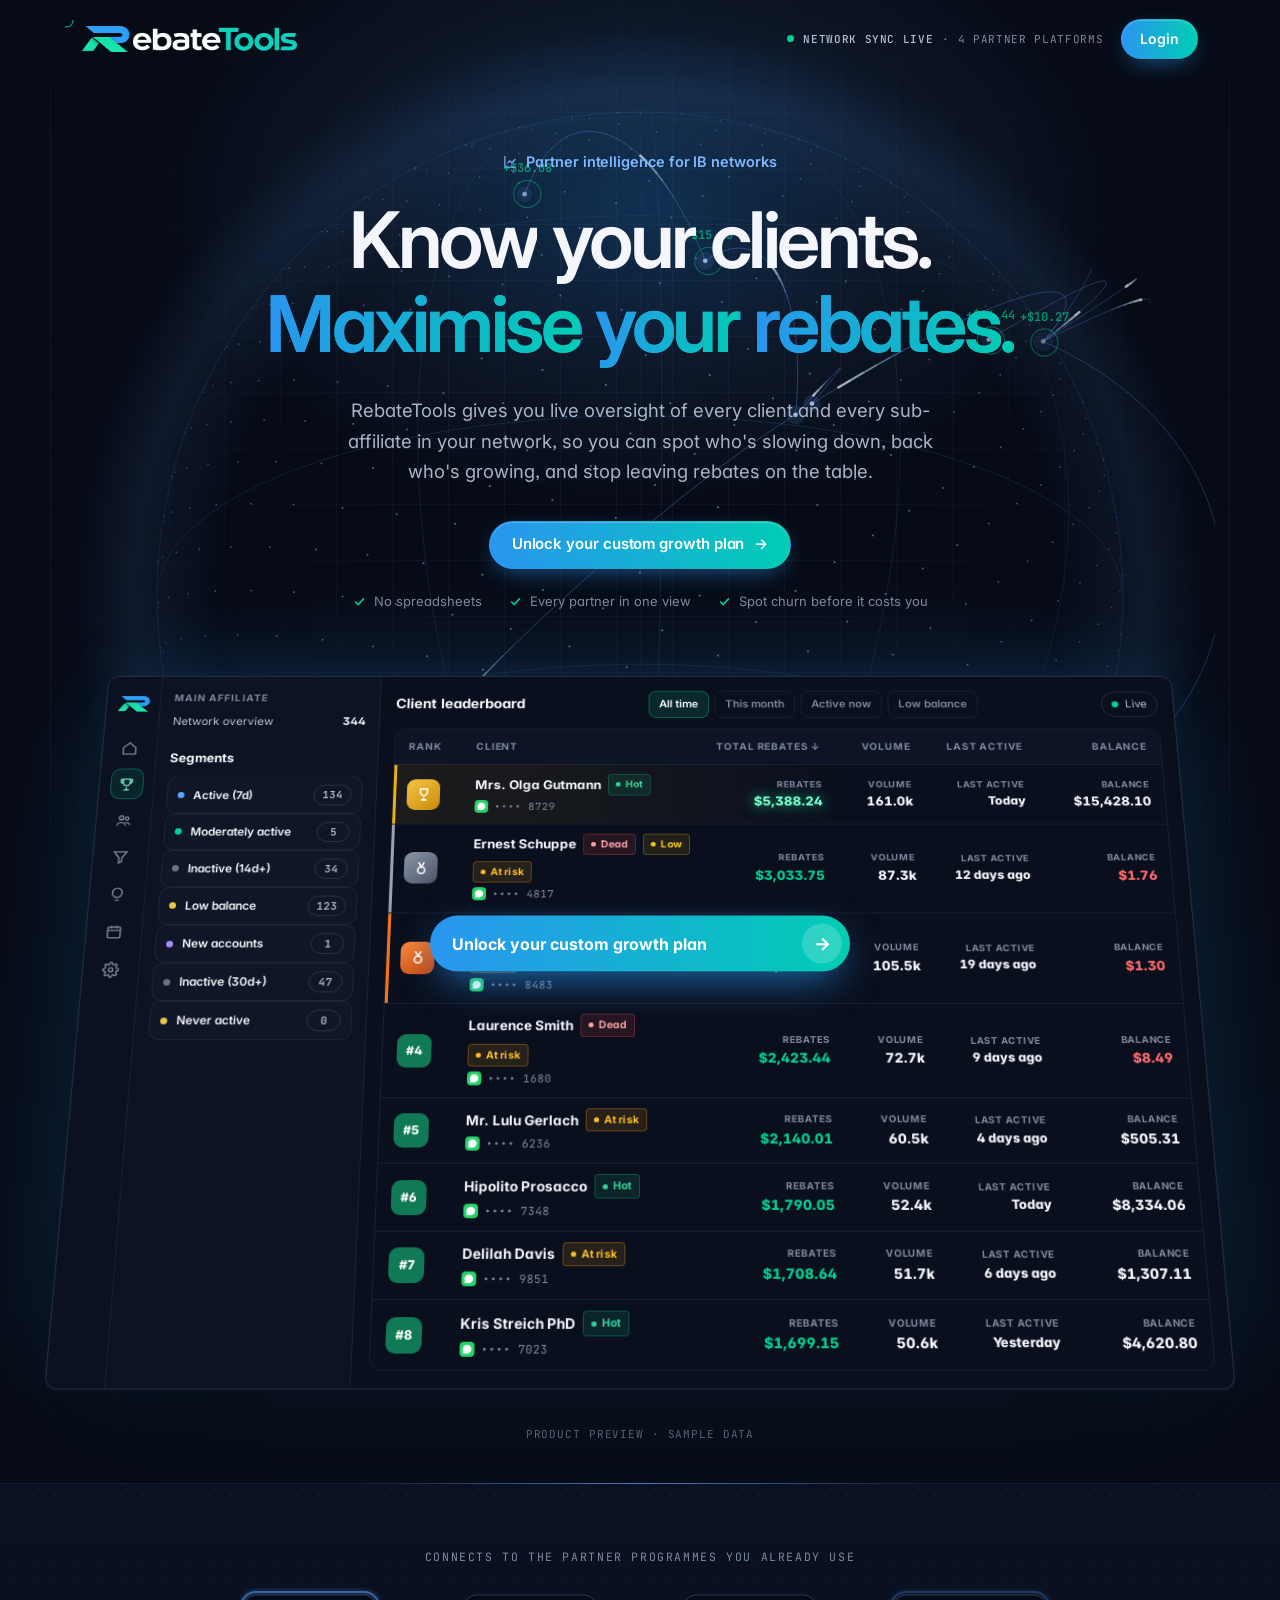
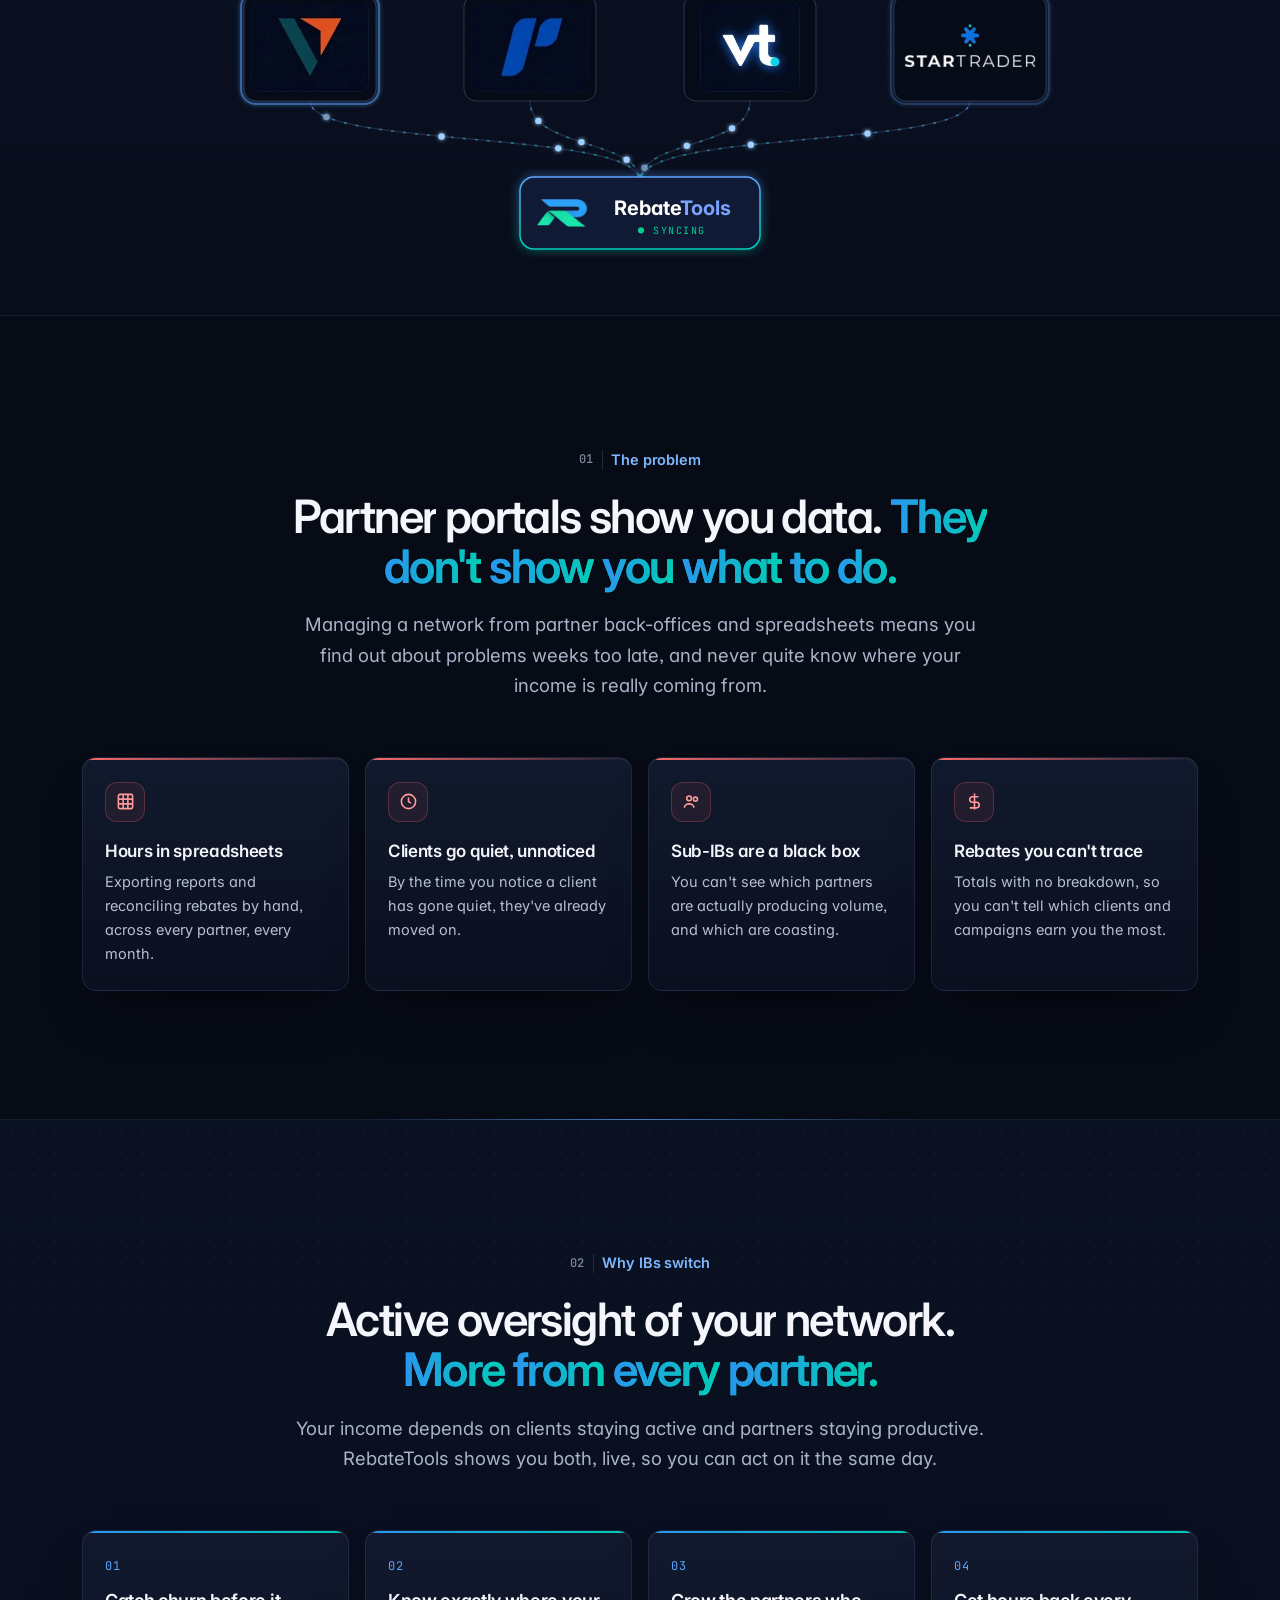
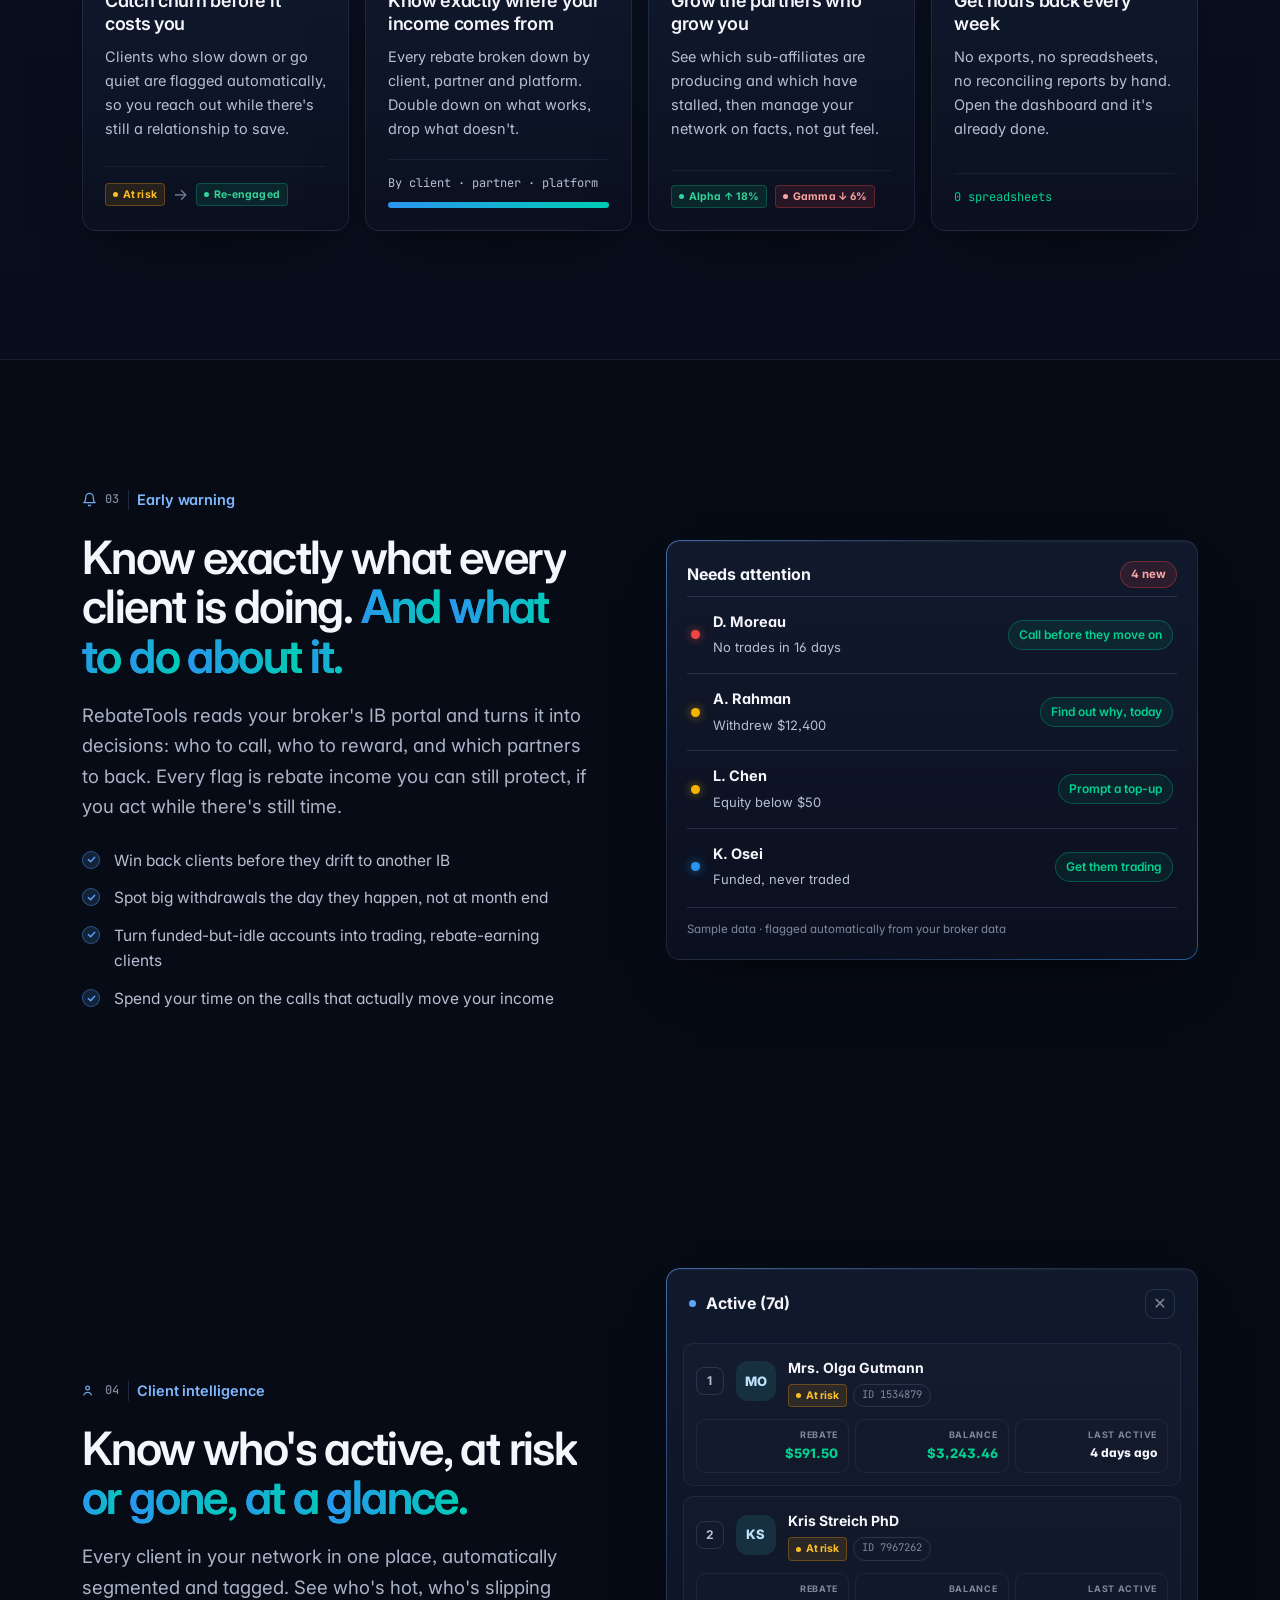
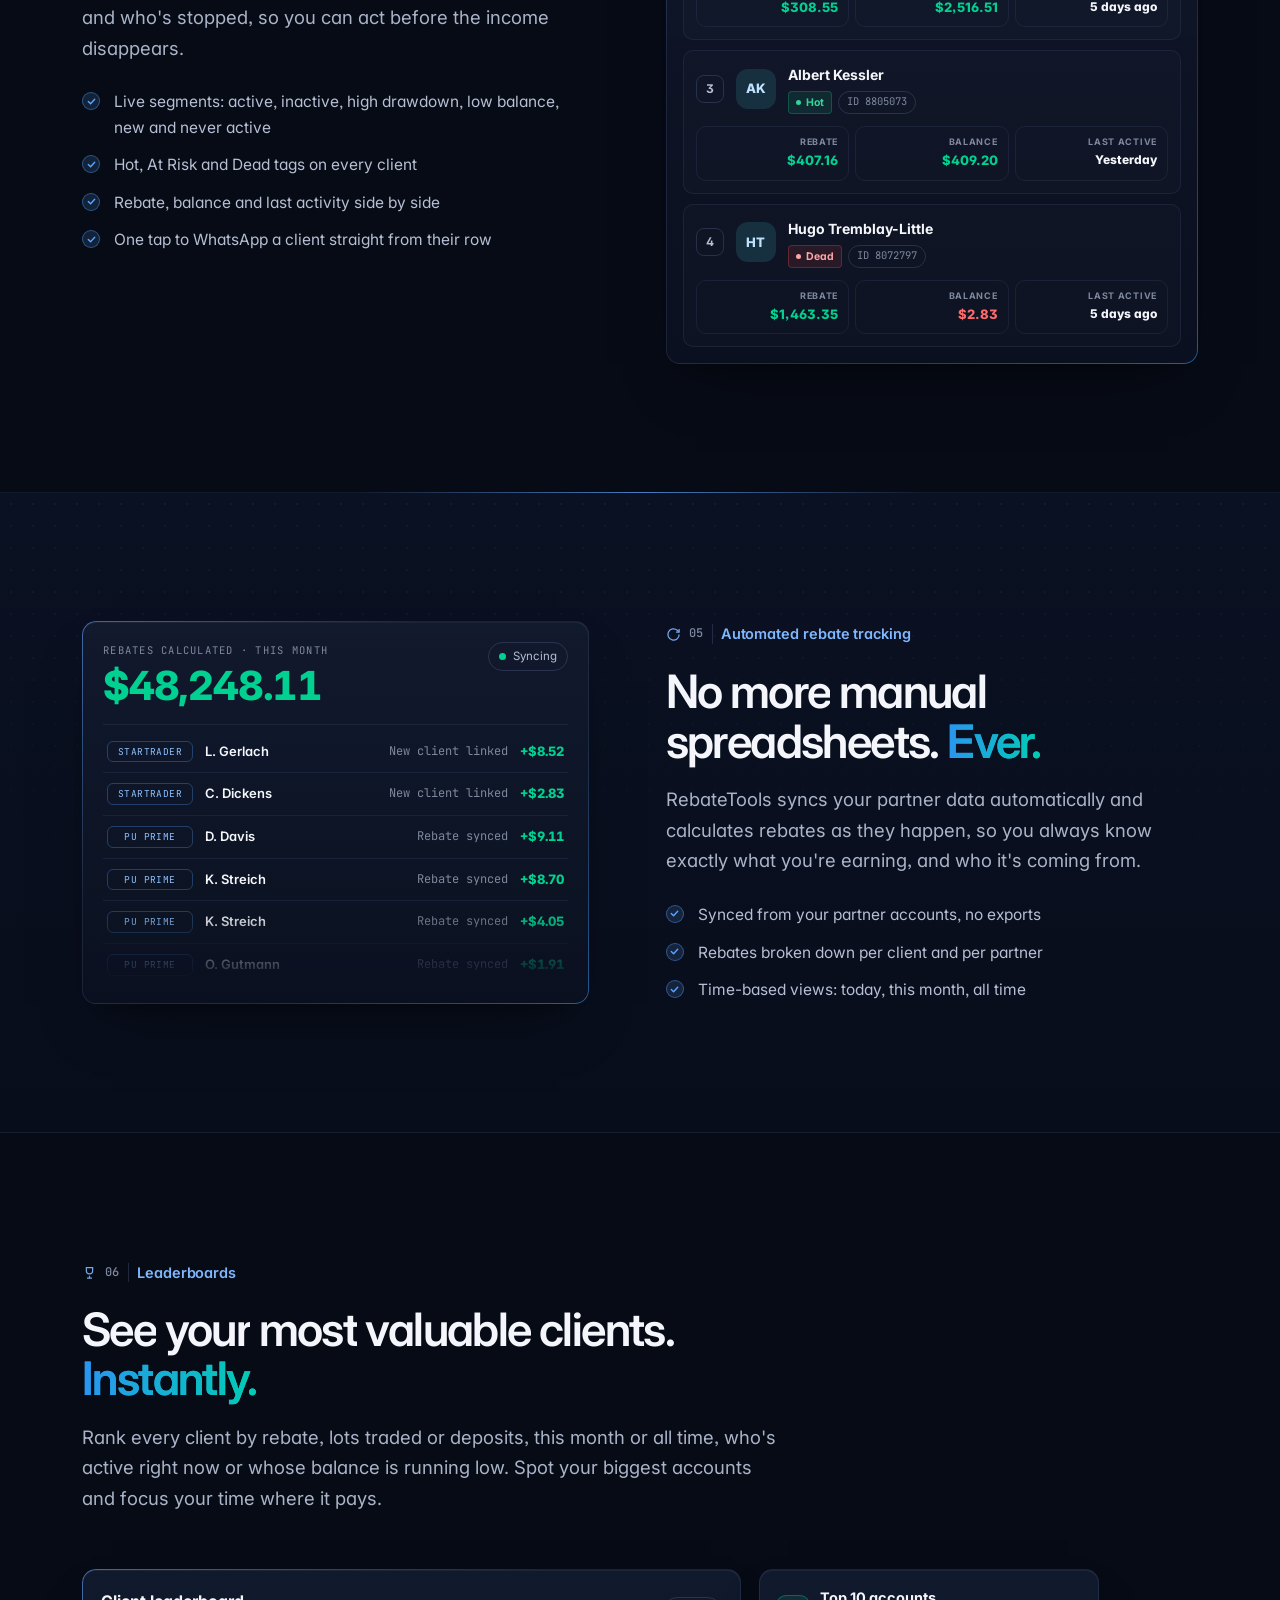
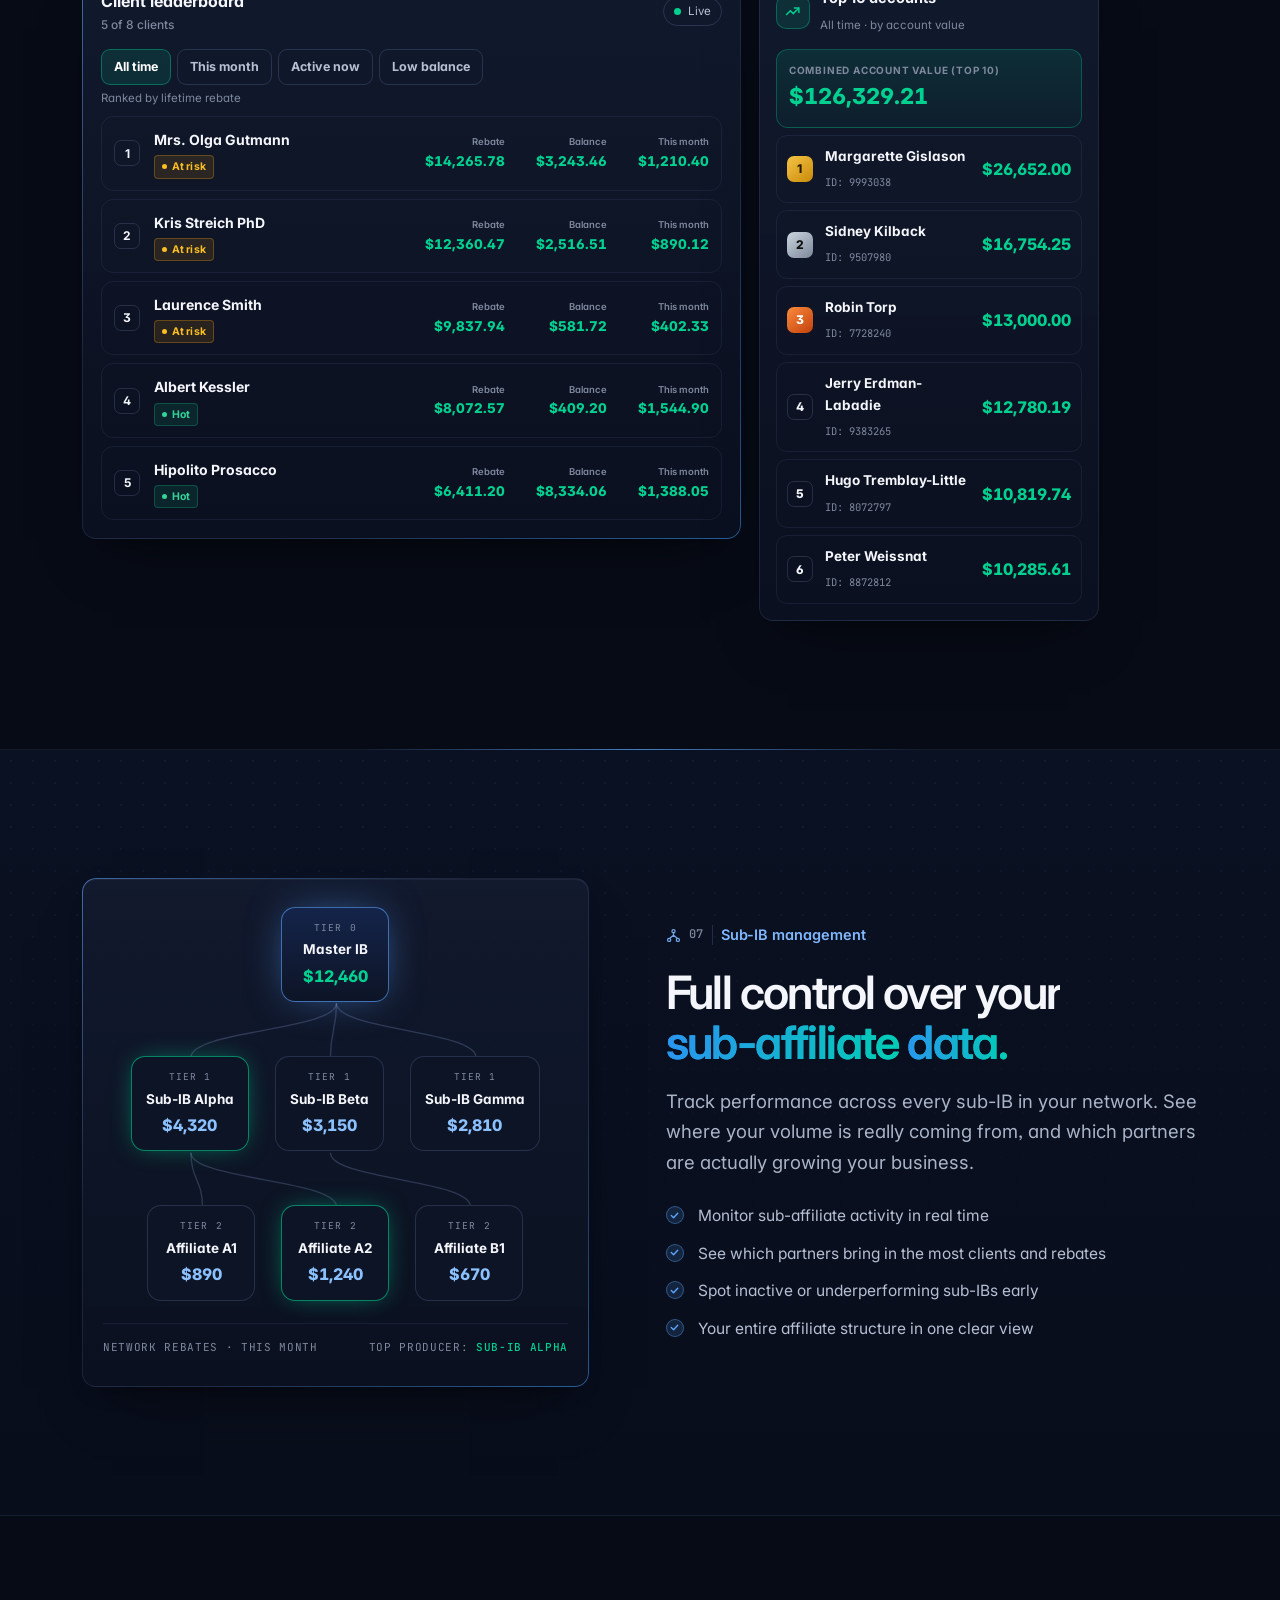
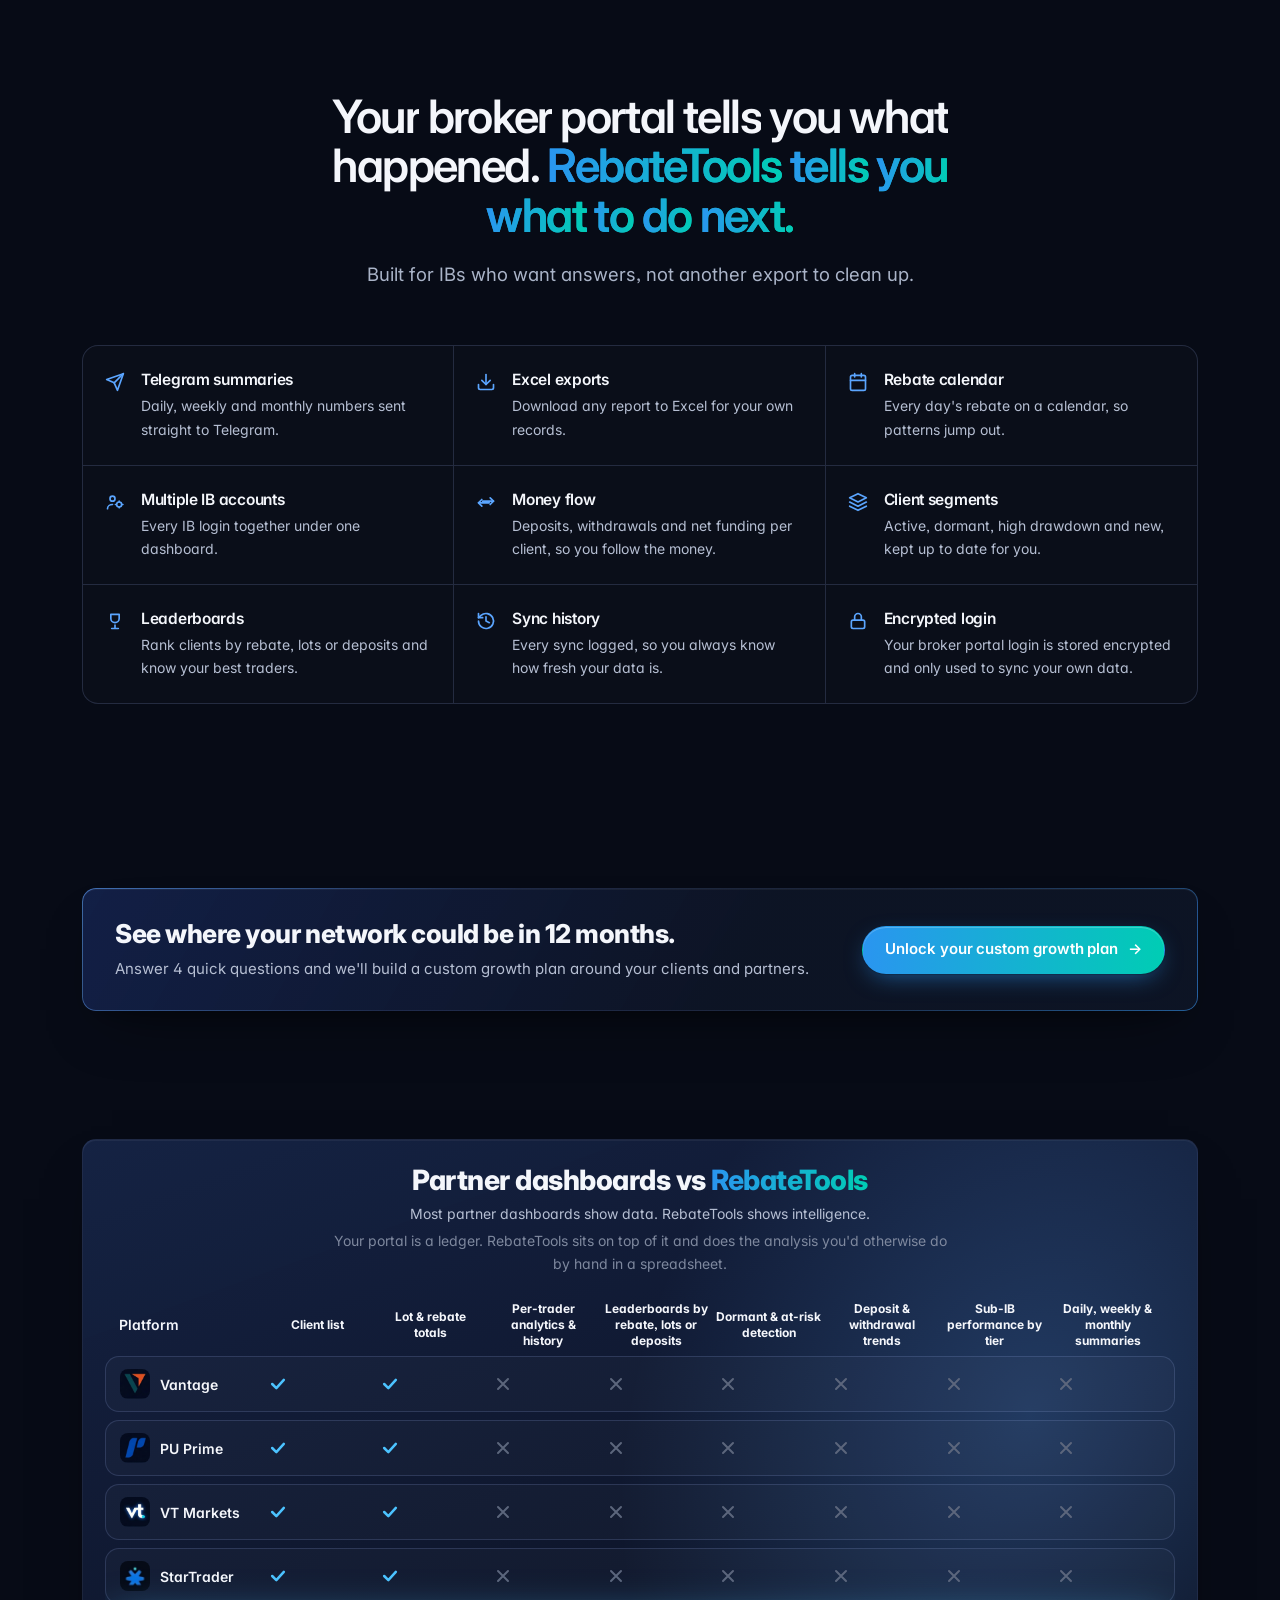
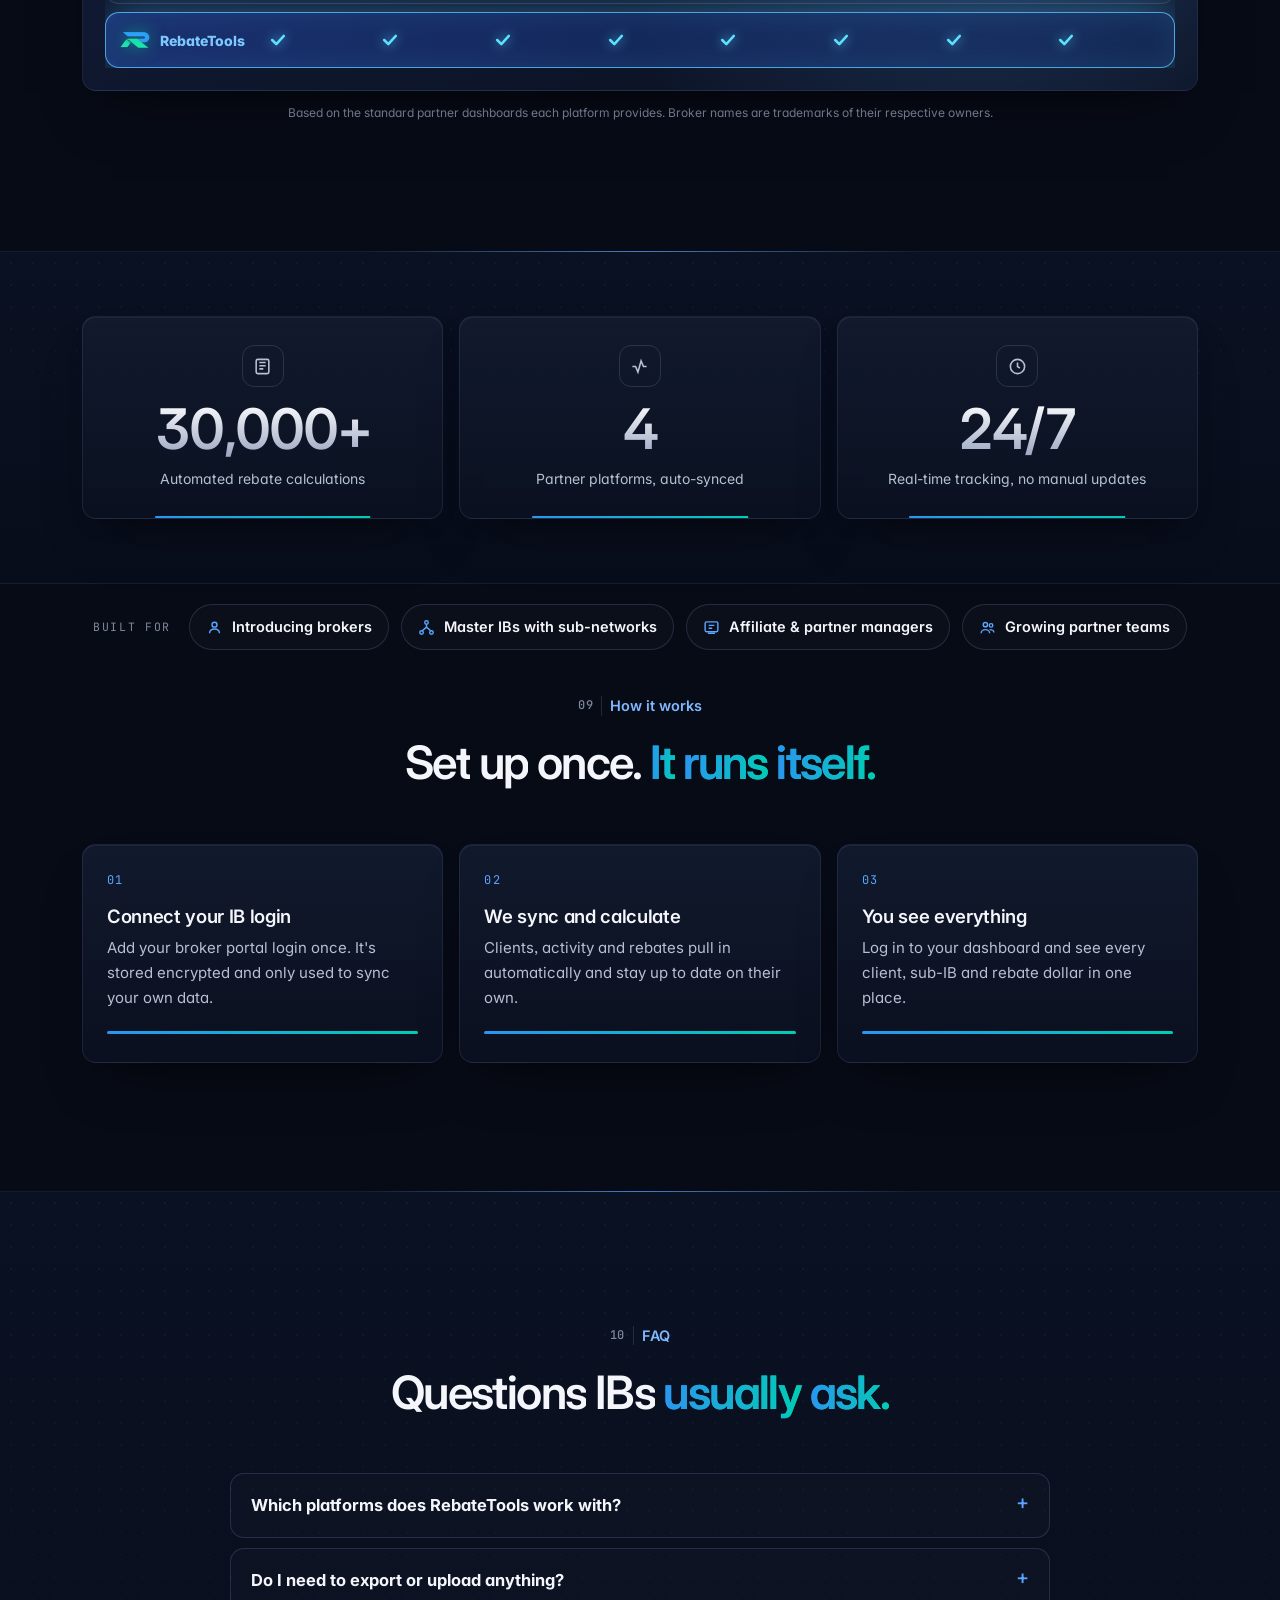
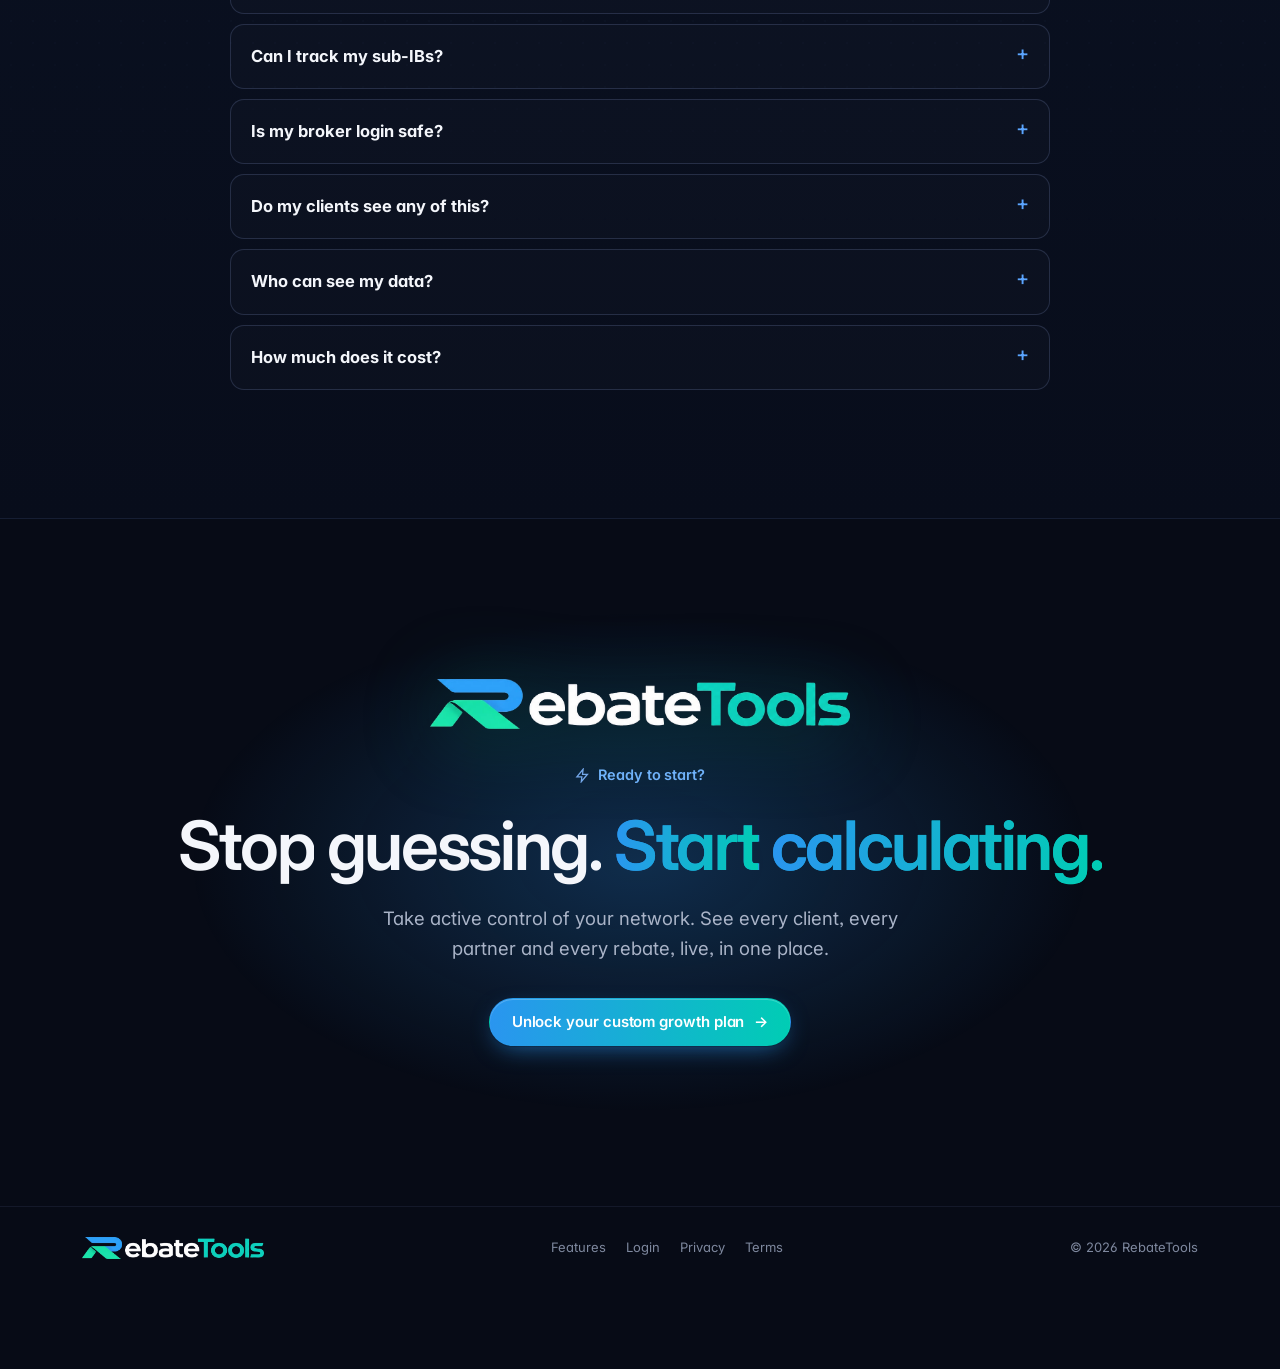
<file: index.html>
<!doctype html>
<html lang="en">
<head>
<meta charset="utf-8">
<meta name="viewport" content="width=device-width, initial-scale=1, viewport-fit=cover">
<title>RebateTools — Partner & Rebate Intelligence for IB Networks</title>
<meta name="description" content="RebateTools gives introducing brokers and affiliate managers live oversight of every client and every sub-affiliate, so no rebate gets left on the table.">
<meta name="theme-color" content="#070b16">
<meta property="og:title" content="RebateTools — Know your clients. Maximise your rebates.">
<meta property="og:description" content="Live client oversight, automated rebate tracking and sub-affiliate analytics for IB networks.">
<meta property="og:type" content="website">
<link rel="icon" type="image/png" href="assets/favicon.png">
<link rel="apple-touch-icon" href="assets/apple-touch-icon.png">
<link rel="preconnect" href="https://fonts.googleapis.com">
<link rel="preconnect" href="https://fonts.gstatic.com" crossorigin>
<link href="https://fonts.googleapis.com/css2?family=Inter:wght@400;500;600;700&family=JetBrains+Mono:wght@400;500&display=swap" rel="stylesheet">
<style>
:root{
  --bg:#070b16;
  --bg-1:#0b1020;
  --bg-2:#0f1628;
  --card:#0e1526;
  --line:rgba(140,160,220,.10);
  --line-2:rgba(140,160,220,.2);
  --fg:#f4f6fb;
  --fg-2:#b6bfd3;
  --fg-3:#7e889e;
  --blue:#5ba5ff;
  --indigo:#00cdb4;
  --grad:linear-gradient(92deg,#2a95f0 0%,#00cdb4 100%);
  --green:#00d190;
  --orange:#f5a524;
  --red:#ff6b6b;
  --yellow:#e8c547;
  --purple:#a78bfa;
  --sans:"Inter",system-ui,-apple-system,Segoe UI,Roboto,sans-serif;
  --mono:"JetBrains Mono",ui-monospace,Menlo,monospace;
  --max:1180px;
  --gut:clamp(16px,4vw,32px);
  --ease:cubic-bezier(.2,.7,.2,1);
}
*,*::before,*::after{box-sizing:border-box}
html{scroll-behavior:smooth;-webkit-text-size-adjust:100%;overflow-x:hidden;overflow-x:clip}
body{margin:0;background:var(--bg);color:var(--fg);font-family:var(--sans);font-size:16px;line-height:1.65;-webkit-font-smoothing:antialiased;font-feature-settings:"cv11","ss01","ss03";overflow-x:hidden;overflow-x:clip}
a{color:inherit;text-decoration:none}
img,svg{display:block}
::selection{background:var(--indigo);color:#fff}
.wrap{max-width:var(--max);margin:0 auto;padding:0 var(--gut)}
.grad{background:var(--grad);-webkit-background-clip:text;background-clip:text;color:transparent}
h1,h2,h3{margin:0;font-weight:600;letter-spacing:-.035em;line-height:1.08}
h1{font-size:clamp(40px,6.4vw,78px);letter-spacing:-.045em;font-weight:600}
h2{font-size:clamp(30px,3.9vw,46px);letter-spacing:-.035em}
h3{font-size:18.5px;letter-spacing:-.018em;line-height:1.3;font-weight:600}
p{margin:0;color:var(--fg-2)}
.lede{font-size:clamp(16.5px,1.45vw,18.5px);line-height:1.65;color:#aab4c8}
.tag{display:inline-flex;align-items:center;gap:8px;padding:0;border:0;background:none;color:#80b8ff;font-family:var(--sans);font-size:14.5px;font-weight:600;letter-spacing:-.005em;text-transform:none}
.tag b{font-family:var(--mono);font-size:12px;font-weight:500;color:var(--fg-3);letter-spacing:.04em;padding-right:8px;border-right:1px solid var(--line-2)}
.tag svg{width:15px;height:15px;opacity:.9}
.mono{font-family:var(--mono)}

/* Buttons */
.btn{display:inline-flex;align-items:center;justify-content:center;gap:10px;height:48px;padding:0 22px;border-radius:999px;font-weight:600;font-size:15px;letter-spacing:-.005em;border:1px solid transparent;cursor:pointer;transition:transform .2s var(--ease),box-shadow .25s,background .2s,border-color .2s;white-space:nowrap}
.btn-primary{background:var(--grad);color:#fff;box-shadow:0 1px 1px rgba(0,0,0,.25),0 8px 24px -8px rgba(42,149,240,.65),inset 0 1px 0 rgba(255,255,255,.22)}
.btn>span:last-child{display:inline-block;transition:transform .25s var(--ease)}
.btn:hover>span:last-child{transform:translateX(3px)}
.btn-primary:hover{transform:translateY(-1px);box-shadow:0 1px 1px rgba(0,0,0,.25),0 14px 36px -10px rgba(91,165,255,.75),inset 0 1px 0 rgba(255,255,255,.22)}
.btn-ghost{background:rgba(255,255,255,.03);border-color:var(--line-2);color:var(--fg)}
.btn-ghost:hover{border-color:var(--blue)}
.btn svg{width:19px;height:19px}

/* Card */
.card{background:linear-gradient(180deg,rgba(19,27,48,.88),rgba(11,17,32,.94));border:1px solid rgba(140,160,220,.13);border-radius:14px;box-shadow:inset 0 1px 0 rgba(255,255,255,.05),0 30px 60px -30px rgba(0,0,0,.55),0 12px 24px -16px rgba(0,0,0,.45);position:relative;transition:transform .35s var(--ease),border-color .35s,box-shadow .35s}
.card:hover{border-color:rgba(91,165,255,.3);box-shadow:inset 0 1px 0 rgba(255,255,255,.06),0 50px 100px -30px rgba(0,0,0,.7),0 0 0 1px rgba(91,165,255,.06)}
.card.glow::after{content:"";position:absolute;inset:-1px;border-radius:inherit;padding:1px;background:linear-gradient(140deg,rgba(91,165,255,.55),transparent 35%,transparent 65%,rgba(42,149,240,.5));-webkit-mask:linear-gradient(#000 0 0) content-box,linear-gradient(#000 0 0);-webkit-mask-composite:xor;mask-composite:exclude;pointer-events:none}

/* Top bar */
.top{position:absolute;top:0;left:0;right:0;z-index:30}
.top .wrap{display:flex;justify-content:space-between;align-items:center;height:78px;gap:16px}
.brand{display:flex;align-items:center;gap:11px;font-weight:800;font-size:19px;letter-spacing:-.02em}
.brand .rt{width:34px;height:34px;border-radius:10px;display:grid;place-items:center;font-size:13px;font-weight:800;letter-spacing:-.02em;color:#fff;background:linear-gradient(140deg,#16443d,#0b1f24);border:1px solid rgba(0,209,144,.35);box-shadow:0 0 20px -6px rgba(0,209,144,.5)}
.brand b{font-weight:800}
.brand .logo{height:26px;width:auto;display:block}
.brand .logo.sm{height:22px}
@media(max-width:520px){.brand .logo{height:21px}}
.brand .mark{width:38px;height:38px;object-fit:contain;filter:drop-shadow(0 0 12px rgba(0,209,144,.35))}
footer .brand .mark{width:30px;height:30px}
.brand .t2{background:var(--grad);-webkit-background-clip:text;background-clip:text;color:transparent}
.top-right{display:flex;align-items:center;gap:18px}
.sync-chip{display:flex;align-items:center;gap:9px;font-family:var(--mono);font-size:11px;letter-spacing:.06em;color:var(--fg-3);text-transform:uppercase}
.sync-chip b{color:var(--fg-2);font-weight:500}
.dot{width:7px;height:7px;border-radius:50%;background:var(--green);box-shadow:0 0 0 0 rgba(0,209,144,.6);animation:ping 1.8s infinite;flex:none;display:inline-block}
@keyframes ping{0%{box-shadow:0 0 0 0 rgba(0,209,144,.55)}70%{box-shadow:0 0 0 8px rgba(0,209,144,0)}100%{box-shadow:0 0 0 0 rgba(0,209,144,0)}}
.login{height:40px;padding:0 18px;font-size:14px}

/* Hero */
.hero{position:relative;padding:150px 0 40px;overflow:hidden;isolation:isolate}
.hero-bg{position:absolute;inset:0;z-index:-1;pointer-events:none}
#globe{position:absolute;left:50%;top:20px;width:min(1150px,150vw);height:min(1150px,150vw);transform:translateX(-50%);opacity:.9}
.hero-bg .grid{position:absolute;inset:0;background-image:linear-gradient(var(--line) 1px,transparent 1px),linear-gradient(90deg,var(--line) 1px,transparent 1px);background-size:56px 56px;-webkit-mask-image:radial-gradient(ellipse 65% 55% at 50% 30%,#000 25%,transparent 75%);mask-image:radial-gradient(ellipse 65% 55% at 50% 30%,#000 25%,transparent 75%);opacity:.55}
.hero-bg .halo{position:absolute;left:50%;top:-120px;width:1000px;height:640px;transform:translateX(-50%);background:radial-gradient(closest-side,rgba(42,149,240,.28),rgba(91,165,255,.08) 55%,transparent);filter:blur(10px)}
.hero-head{text-align:center;max-width:900px;margin:0 auto}
.hero-head .tag{margin-bottom:24px}
.hero-head h1 .grad{display:block;padding-bottom:.06em}
.hero-head .lede{max-width:640px;margin:24px auto 0}
.hero-cta{display:flex;gap:12px;justify-content:center;flex-wrap:wrap;margin-top:34px}
.hero-proof{display:flex;justify-content:center;gap:10px 26px;flex-wrap:wrap;margin-top:22px;font-size:13px;color:var(--fg-3)}
.hero-proof span{display:inline-flex;align-items:center;gap:7px}
.hero-proof svg{width:15px;height:15px;color:var(--green)}

/* Dashboard mock */
.stage{perspective:1600px;margin:64px auto 0;max-width:1120px}
.dash{display:grid;grid-template-columns:56px 230px 1fr;border-radius:12px;overflow:hidden;background:#0a0f1d;border:1px solid var(--line-2);box-shadow:0 40px 120px -30px rgba(0,0,0,.9),0 0 0 1px rgba(255,255,255,.02),0 0 120px -40px rgba(42,149,240,.6);transform-origin:50% 0;transform:rotateX(18deg) scale(.94);will-change:transform;font-size:13px}
.d-rail{background:#0b1121;border-right:1px solid var(--line);display:flex;flex-direction:column;align-items:center;gap:6px;padding:14px 0}
.d-rail .rt{width:34px;height:34px;border-radius:10px;display:grid;place-items:center;font-size:12px;font-weight:800;background:linear-gradient(140deg,#16443d,#0b1f24);border:1px solid rgba(0,209,144,.35);margin-bottom:10px}
.d-rail .rail-mark{width:34px;height:34px;object-fit:contain;margin-bottom:10px}
.d-rail i{width:34px;height:34px;border-radius:10px;display:grid;place-items:center;color:var(--fg-3)}
.d-rail i.on{background:rgba(0,209,144,.1);border:1px solid rgba(0,209,144,.35);color:#7ee8c6}
.d-rail svg{width:17px;height:17px}
.d-side{background:#0c1323;border-right:1px solid var(--line);padding:16px 14px;display:flex;flex-direction:column;gap:6px}
.d-side .k{font-size:10.5px;font-weight:700;letter-spacing:.1em;color:var(--fg-3);text-transform:uppercase}
.d-side .who{display:flex;justify-content:space-between;color:var(--fg-2);font-size:12px;margin:2px 0 6px}
.d-side .who b{color:var(--fg)}
.d-side .seg-h{font-weight:700;color:var(--fg);margin:8px 0 4px;font-size:13.5px}
.seg{display:flex;align-items:center;gap:9px;padding:8px 10px;border:1px solid var(--line);border-radius:10px;background:rgba(255,255,255,.015);font-size:12px;font-weight:600;color:var(--fg);opacity:0;transform:translateX(-8px);transition:opacity .5s var(--ease),transform .5s var(--ease)}
.in .seg{opacity:1;transform:none}
.seg .sd{width:7px;height:7px;border-radius:50%;flex:none}
.seg .sn{white-space:nowrap;overflow:hidden;text-overflow:ellipsis;flex:1}
.seg .sc{font-family:var(--mono);font-size:11px;color:var(--fg-2);border:1px solid var(--line-2);border-radius:999px;padding:1px 8px;min-width:34px;text-align:center}
.d-main{padding:16px;min-width:0}
.d-bar{display:flex;justify-content:space-between;align-items:center;margin-bottom:12px;gap:10px}
.d-bar b{font-size:15px}
.d-bar .live{display:inline-flex;align-items:center;gap:7px;font-size:11.5px;color:var(--fg-2);border:1px solid var(--line-2);border-radius:999px;padding:4px 10px}
.d-tabs{display:flex;gap:6px}
.d-tabs span{font-size:11.5px;font-weight:600;padding:5px 10px;border-radius:8px;border:1px solid var(--line);color:var(--fg-3)}
.d-tabs span.on{color:#fff;background:rgba(0,209,144,.12);border-color:rgba(0,209,144,.35)}
.tbl{border:1px solid var(--line);border-radius:12px;overflow:hidden}
.tr{display:grid;grid-template-columns:62px minmax(0,1.9fr) 1fr .7fr .9fr 1fr;align-items:center;gap:8px;padding:10px 14px;border-top:1px solid var(--line);position:relative}
.tr.th{border-top:0;background:#0d1426;font-size:10.5px;font-weight:700;letter-spacing:.08em;color:var(--fg-3);text-transform:uppercase;padding:11px 14px}
.tr .num{text-align:right}
.tr:not(.th){opacity:0;transform:translateY(10px);transition:opacity .5s var(--ease),transform .5s var(--ease),background .6s}
.in .tr:not(.th){opacity:1;transform:none}
.tr.r1{background:linear-gradient(90deg,rgba(234,179,8,.08),transparent 60%)}
.tr.r1::before,.tr.r2::before,.tr.r3::before{content:"";position:absolute;left:0;top:0;bottom:0;width:3px}
.tr.r1::before{background:#eab308}.tr.r2::before{background:#94a3b8}.tr.r3::before{background:#f97316}
.rank{width:34px;height:34px;border-radius:9px;display:grid;place-items:center;font-weight:800;font-size:12px;color:#fff}
.rank svg{width:17px;height:17px}
.rank.g{background:linear-gradient(140deg,#f6c445,#c98a0a)}
.rank.s{background:linear-gradient(140deg,#8b95a8,#4b5567)}
.rank.b{background:linear-gradient(140deg,#fb8a3c,#c2410c)}
.rank.n{background:#0f7a55}
.who2{min-width:0}
.who2 .nm{font-weight:700;font-size:13.5px;display:flex;align-items:center;gap:7px;flex-wrap:wrap}
.who2 .ph{display:flex;align-items:center;gap:6px;color:var(--fg-3);font-family:var(--mono);font-size:11px;margin-top:3px}
.wa{width:14px;height:14px;border-radius:4px;background:#25d366;display:inline-grid;place-items:center}
.wa svg{width:10px;height:10px;color:#fff}
.pill{display:inline-flex;align-items:center;gap:5px;font-size:10.5px;font-weight:700;padding:2px 7px;border-radius:4px;white-space:nowrap;letter-spacing:.01em}
.pill::before{content:"";width:5px;height:5px;border-radius:50%;background:currentColor;flex:none}
.pill.hot{color:#34d399;background:rgba(16,185,129,.12);border:1px solid rgba(16,185,129,.3)}
.pill.risk{color:#fbbf24;background:rgba(245,158,11,.12);border:1px solid rgba(245,158,11,.3)}
.pill.dead{color:#fca5a5;background:rgba(239,68,68,.12);border:1px solid rgba(239,68,68,.3)}
.pill.low{color:#facc15;background:rgba(234,179,8,.1);border:1px solid rgba(234,179,8,.3)}
.cell .k{font-size:9.5px;font-weight:700;letter-spacing:.08em;color:var(--fg-3);text-transform:uppercase}
.cell .v{font-weight:800;font-size:13.5px;font-variant-numeric:tabular-nums;transition:color .4s,text-shadow .4s}
.v.g{color:var(--green)}.v.r{color:var(--red)}
.v.flash{text-shadow:0 0 14px rgba(0,209,144,.9);color:#7dffd0}

/* Logos / sync strip */
.sync{padding:64px 0 56px;text-align:center;position:relative}
.sync .k{font-family:var(--mono);font-size:11.5px;letter-spacing:.14em;text-transform:uppercase;color:var(--fg-3)}
.sync-svg{max-width:880px;margin:22px auto 0}
.sync-svg svg{width:100%;height:auto;overflow:visible}
.sync-m{display:none;max-width:420px;margin:22px auto 0}
.sync-m .chips{display:grid;grid-template-columns:1fr 1fr;gap:8px}
.sync-m .chips span{height:78px;padding:6px;border:1px solid var(--line-2);border-radius:10px;background:#060b18;display:grid;place-items:center;animation:chipglow 2.4s infinite}
.sync-m .chips span:nth-child(2){animation-delay:.6s}.sync-m .chips span:nth-child(3){animation-delay:1.2s}.sync-m .chips span:nth-child(4){animation-delay:1.8s}
@keyframes chipglow{0%,45%,100%{border-color:rgba(140,160,220,.2);box-shadow:none}12%{border-color:#5ba5ff;box-shadow:0 0 20px -4px rgba(91,165,255,.7)}}
.sync-m .chips img{height:66px;width:auto;border-radius:10px}
.sync-m .chips img.wide{height:auto;width:82%}
.sync-m .pipe{height:44px;width:2px;margin:0 auto;background:linear-gradient(180deg,#5ba5ff,#00cdb4);position:relative;overflow:hidden;opacity:.8}
.sync-m .pipe::after{content:"";position:absolute;left:0;width:2px;height:14px;top:-14px;background:#fff;animation:drip 1.2s linear infinite}
@keyframes drip{to{top:100%}}
.sync-m .hub{display:inline-flex;align-items:center;gap:10px;padding:12px 18px;border-radius:16px;background:#101a35;border:1px solid #5ba5ff;box-shadow:0 0 30px -6px rgba(42,149,240,.7);font-weight:800}
.flow{stroke-dasharray:6 10;animation:flow 1.6s linear infinite}
@keyframes flow{to{stroke-dashoffset:-32}}

/* Sections */
section.block{padding:clamp(80px,10vw,128px) 0;position:relative}
.band{background:linear-gradient(180deg,#0a1122 0%,#080d1b 100%);border-top:1px solid rgba(140,160,220,.09);border-bottom:1px solid rgba(140,160,220,.09)}
.band::before{content:"";position:absolute;left:50%;top:-1px;width:min(560px,80%);height:1px;transform:translateX(-50%);background:linear-gradient(90deg,transparent,rgba(91,165,255,.7),transparent)}
.band::after{content:"";position:absolute;inset:0;pointer-events:none;background-image:radial-gradient(rgba(140,160,220,.07) 1px,transparent 1px);background-size:22px 22px;-webkit-mask-image:linear-gradient(180deg,#000,transparent 70%);mask-image:linear-gradient(180deg,#000,transparent 70%)}
.band>.wrap{position:relative;z-index:1}
.sec-head{max-width:700px;margin-bottom:56px}
.sec-head.center{text-align:center;margin-left:auto;margin-right:auto}
.sec-head .tag{margin-bottom:20px}
.split>.card.rv,.lb-pair>.card.rv{transform:translateY(28px) scale(.97)}
.split>.card.rv.in,.lb-pair>.card.rv.in{transform:none}
.sec-head p{margin-top:18px}
.split{display:grid;grid-template-columns:1fr 1.05fr;gap:clamp(32px,6vw,80px);align-items:center}
.split.flip > :first-child{order:2}
.ticks{list-style:none;margin:26px 0 0;padding:0;display:grid;gap:12px}
.ticks li{display:grid;grid-template-columns:22px 1fr;gap:10px;color:var(--fg-2);font-size:15.5px}
.ticks li::before{content:"";width:18px;height:18px;margin-top:3px;border-radius:50%;background:rgba(91,165,255,.15) url("data:image/svg+xml,%3Csvg xmlns='http://www.w3.org/2000/svg' viewBox='0 0 24 24' fill='none' stroke='%235ba5ff' stroke-width='3' stroke-linecap='round' stroke-linejoin='round'%3E%3Cpath d='M5 12l5 5 9-10'/%3E%3C/svg%3E") center/11px no-repeat;border:1px solid rgba(91,165,255,.4)}

/* Outcomes */
.outs{display:grid;grid-template-columns:repeat(4,1fr);gap:16px}
.out{padding:26px 22px 22px;display:flex;flex-direction:column;overflow:hidden}
.out::before{content:"";position:absolute;left:0;top:0;height:2px;width:0;background:var(--grad);transition:width 1.1s var(--ease) .35s}
.out.in::before{width:100%}
.outs .out.rv{transform:translateY(34px) scale(.97)}
.outs .out.rv.in{transform:none}
.outs .d1{transition-delay:.12s}.outs .d2{transition-delay:.24s}.outs .d3{transition-delay:.36s}
.out .ov .pill,.out .ov .arr,.out .ov-n{opacity:0;transform:translateY(6px);transition:opacity .5s,transform .5s}
.out.in .ov .pill,.out.in .ov .arr,.out.in .ov-n{opacity:1;transform:none}
.out.in .ov>*:nth-child(1){transition-delay:.7s}.out.in .ov>*:nth-child(2){transition-delay:.9s}.out.in .ov>*:nth-child(3){transition-delay:1.1s}
.ov .arr{animation:nudge 1.6s ease-in-out infinite}
@keyframes nudge{50%{transform:translateX(4px)}}
.out .ono{font-family:var(--mono);font-size:12px;color:var(--blue);letter-spacing:.1em}
.out h3{margin:12px 0 10px;font-size:18px}
.out p{font-size:14.5px;flex:1}
.ov{display:flex;align-items:center;gap:8px;flex-wrap:wrap;margin-top:18px;padding-top:14px;border-top:1px solid var(--line)}
.ov .arr{color:var(--fg-3)}
.ov-n{font-family:var(--mono);font-size:12px;color:var(--fg-2)}
.mini-bar{flex:1;min-width:60px;height:6px;border-radius:6px;background:rgba(255,255,255,.06);overflow:hidden}
.mini-bar i{display:block;height:100%;width:0;background:var(--grad);transition:width 1.4s var(--ease) .4s}
.out.in .mini-bar i{width:var(--w)}
/* Mid CTA */
.midcta{display:flex;justify-content:space-between;align-items:center;gap:24px;padding:28px 32px;background:linear-gradient(120deg,rgba(40,70,160,.35),rgba(14,21,38,.9) 60%)}
.midcta h3{font-size:clamp(20px,2.2vw,26px);font-weight:800}
.midcta p{margin-top:6px;font-size:15px}
/* Who it's for */
.who{display:flex;flex-wrap:wrap;align-items:center;justify-content:center;gap:10px 12px}
.who-k{font-family:var(--mono);font-size:11.5px;letter-spacing:.14em;text-transform:uppercase;color:var(--fg-3);margin-right:6px}
.who-c{display:inline-flex;align-items:center;gap:9px;padding:10px 16px;border-radius:999px;border:1px solid var(--line-2);background:rgba(255,255,255,.02);font-weight:600;font-size:14.5px}
.who-c svg{width:17px;height:17px;color:var(--blue)}

/* Problem cards */
.pains{display:grid;grid-template-columns:repeat(4,1fr);gap:16px}
.pain{padding:24px 22px;overflow:hidden}
.pains .pain.rv{transform:translateX(-40px)}
.pains .pain.rv.in{transform:none}
.pains .pain.d1{transition-delay:.15s}.pains .pain.d2{transition-delay:.3s}.pains .pain.d3{transition-delay:.45s}
.pain::before{content:"";position:absolute;left:0;top:0;height:2px;width:0;background:linear-gradient(90deg,#ff6b6b,rgba(255,107,107,0));transition:width 1s var(--ease) .3s}
.pain.in::before{width:100%}
.pain.d1::before{transition-delay:.45s}.pain.d2::before{transition-delay:.6s}.pain.d3::before{transition-delay:.75s}
.pain .ic{transition:transform .6s cubic-bezier(.3,1.6,.5,1) .5s}
.pain:not(.in) .ic{transform:scale(.4) rotate(-20deg)}
.pain .ic{width:40px;height:40px;border-radius:12px;display:grid;place-items:center;background:rgba(255,107,107,.08);border:1px solid rgba(255,107,107,.25);color:#ff9b9b;margin-bottom:18px}
.pain .ic svg{width:19px;height:19px}
.pain h3{font-size:17px;margin-bottom:8px}
.pain p{font-size:14.5px}

/* Client cards (segment modal look) */
.modal{padding:16px}
.modal-h{display:flex;justify-content:space-between;align-items:center;padding:4px 6px 14px}
.modal-h b{display:flex;align-items:center;gap:10px;font-size:16px}
.modal-h .x{width:30px;height:30px;border:1px solid var(--line-2);border-radius:9px;display:grid;place-items:center;color:var(--fg-3)}
.ccard{display:grid;grid-template-columns:auto auto 1fr;gap:12px 12px;align-items:center;padding:12px;border:1px solid var(--line);border-radius:10px;background:rgba(255,255,255,.015);margin-top:10px;opacity:0;transform:translateY(12px);transition:opacity .55s var(--ease),transform .55s var(--ease),border-color .3s}
.in .ccard{opacity:1;transform:none}
.ccard:hover{border-color:rgba(91,165,255,.45)}
.ccard .n{width:28px;height:28px;border-radius:8px;border:1px solid var(--line-2);display:grid;place-items:center;font-size:12px;font-weight:700;color:var(--fg-2)}
.ccard .av{width:40px;height:40px;border-radius:12px;display:grid;place-items:center;background:#173040;color:#bfe3ff;font-weight:800;font-size:13px}
.ccard .nm{font-weight:700;font-size:14px}
.ccard .meta{display:flex;gap:6px;flex-wrap:wrap;margin-top:5px}
.ccard .meta .id{font-family:var(--mono);font-size:10.5px;color:var(--fg-3);border:1px solid var(--line-2);border-radius:999px;padding:1px 8px}
.ccard .stats{grid-column:1 / -1;display:grid;grid-template-columns:repeat(3,1fr);gap:6px}
.ccard .stats>div{border:1px solid var(--line);border-radius:10px;padding:8px 10px;text-align:right}
.ccard .stats .t{display:none}
.ccard .stats .k{font-size:9px;font-weight:700;letter-spacing:.08em;color:var(--fg-3);text-transform:uppercase}
.ccard .stats .v{font-weight:800;font-size:13px}
.ccard .stats .t{font-size:10px;color:var(--fg-3)}

/* Rebate engine */
.engine{padding:20px}
.eng-top{display:flex;justify-content:space-between;align-items:flex-start;gap:12px;padding-bottom:16px;border-bottom:1px solid var(--line)}
.eng-top .k{font-family:var(--mono);font-size:10.5px;letter-spacing:.12em;text-transform:uppercase;color:var(--fg-3)}
.eng-top .big{font-size:clamp(30px,3.6vw,40px);font-weight:800;letter-spacing:-.03em;color:var(--green);font-variant-numeric:tabular-nums;line-height:1.1;margin-top:4px}
.feed{height:252px;overflow:hidden;position:relative;margin-top:6px;-webkit-mask-image:linear-gradient(180deg,#000 70%,transparent);mask-image:linear-gradient(180deg,#000 70%,transparent)}
.feed-row{display:grid;grid-template-columns:86px 1fr auto auto;gap:12px;align-items:center;padding:10px 4px;border-bottom:1px solid var(--line);font-size:13px;animation:feedin .5s var(--ease)}
@keyframes feedin{from{opacity:0;transform:translateY(-10px);background:rgba(0,209,144,.08)}to{opacity:1;transform:none;background:transparent}}
.feed-row .br{white-space:nowrap;font-family:var(--mono);font-size:9.5px;letter-spacing:.04em;color:#8cc1ff;border:1px solid rgba(91,165,255,.3);border-radius:6px;padding:2px 6px;text-align:center}
.feed-row .tn{color:var(--fg);font-weight:600;white-space:nowrap;overflow:hidden;text-overflow:ellipsis}
.feed-row .lots{font-family:var(--mono);color:var(--fg-3);font-size:12px}
.feed-row .rb{font-weight:800;color:var(--green);font-variant-numeric:tabular-nums}

/* Leaderboard */
.lb{padding:18px}
.lb-h{display:flex;justify-content:space-between;align-items:center;gap:12px}
.lb-h b{font-size:16px}
.lb-h small{display:block;color:var(--fg-3);font-size:12px;font-weight:500}
.lb-tabs{display:flex;gap:6px;flex-wrap:wrap;margin:14px 0 4px}
.lb-tabs button{appearance:none;font:inherit;font-size:12.5px;font-weight:700;padding:7px 12px;border-radius:9px;border:1px solid var(--line-2);background:transparent;color:var(--fg-2);cursor:pointer;transition:all .2s}
.lb-tabs button[aria-selected="true"]{background:rgba(0,209,144,.12);border-color:rgba(0,209,144,.4);color:#fff}
.lb-note{font-size:11.5px;color:var(--fg-3);margin-bottom:6px}
.lb-list{position:relative}
.lb-row{display:grid;grid-template-columns:30px 1fr repeat(3,minmax(0,92px));gap:10px;align-items:center;padding:11px 12px;border:1px solid var(--line);border-radius:12px;margin-top:8px;background:rgba(255,255,255,.015);transition:transform .6s var(--ease),opacity .4s}
.lb-row .n{width:26px;height:26px;border-radius:7px;border:1px solid var(--line-2);display:grid;place-items:center;font-weight:700;font-size:12px}
.lb-row .nm{font-weight:700;font-size:14px;min-width:0}
.lb-row .nm .pill{margin-top:4px}
.lb-row .c{text-align:right}
.lb-row .c .k{font-size:9.5px;color:var(--fg-3);font-weight:600}
.lb-row .c .v{font-weight:800;font-size:13.5px;font-variant-numeric:tabular-nums}

.depo{padding:16px;max-width:340px}
.depo-h{display:flex;gap:10px;align-items:center}
.depo-h i{width:34px;height:34px;border-radius:10px;display:grid;place-items:center;background:rgba(0,209,144,.12);border:1px solid rgba(0,209,144,.35);color:var(--green)}
.depo-h i svg{width:17px;height:17px}
.depo-h b{font-size:14.5px;display:block}
.depo-h small{color:var(--fg-3);font-size:11.5px}
.depo-total{margin:12px 0 4px;padding:12px;border-radius:12px;background:linear-gradient(180deg,rgba(0,209,144,.12),rgba(0,209,144,.04));border:1px solid rgba(0,209,144,.3)}
.depo-total .k{font-size:10px;font-weight:700;letter-spacing:.08em;color:var(--fg-3);text-transform:uppercase}
.depo-total .v{font-size:22px;font-weight:800;color:var(--green);font-variant-numeric:tabular-nums}
.drow{display:grid;grid-template-columns:28px 1fr auto;gap:10px;align-items:center;padding:9px 10px;border:1px solid var(--line);border-radius:11px;margin-top:7px;opacity:0;transform:translateX(12px);transition:opacity .5s var(--ease),transform .5s var(--ease)}
.in .drow{opacity:1;transform:none}
.drow .n{width:26px;height:26px;border-radius:7px;display:grid;place-items:center;font-weight:800;font-size:12px;border:1px solid var(--line-2)}
.drow .n.g{background:linear-gradient(140deg,#f6c445,#c98a0a);border:0;color:#2a1b00}
.drow .n.s{background:linear-gradient(140deg,#cbd5e1,#7c8799);border:0;color:#111}
.drow .n.b{background:linear-gradient(140deg,#fb8a3c,#c2410c);border:0;color:#fff}
.drow b{font-size:13.5px;display:block}
.drow small{font-family:var(--mono);font-size:10.5px;color:var(--fg-3)}
.drow .v{font-weight:800;color:var(--green);font-variant-numeric:tabular-nums}
.lb-pair{display:grid;grid-template-columns:1.5fr 1fr;gap:18px;align-items:start}

/* Sub-IB tree */
.tree{padding:28px 20px 30px;position:relative}
.tree svg.links{position:absolute;inset:0;width:100%;height:100%;pointer-events:none}
.tree .lvl{display:flex;justify-content:center;gap:clamp(10px,2.4vw,26px);position:relative;z-index:1}
.tree .lvl+.lvl{margin-top:54px}
.node{min-width:108px;text-align:center;padding:12px 14px;border-radius:14px;border:1px solid var(--line-2);background:#0d1426;opacity:0;transform:translateY(10px) scale(.96);transition:opacity .5s var(--ease),transform .5s var(--ease),border-color .3s,box-shadow .3s}
.in .node{opacity:1;transform:none}
.node .k{font-family:var(--mono);font-size:9.5px;letter-spacing:.12em;color:var(--fg-3);text-transform:uppercase}
.node b{display:block;font-size:13.5px;margin:3px 0 2px}
.node .v{font-weight:800;color:#8cc1ff;font-variant-numeric:tabular-nums}
.tree .lvl:first-child .node{flex:0 0 auto;min-width:140px}
.node.master{border-color:rgba(91,165,255,.6);box-shadow:0 0 40px -10px rgba(91,165,255,.6);background:linear-gradient(180deg,#14244a,#0d1426)}
.node.master .v{color:var(--green)}
.node.hl{border-color:rgba(0,209,144,.6);box-shadow:0 0 26px -8px rgba(0,209,144,.7)}
.link{fill:none;stroke:rgba(140,160,220,.25);stroke-width:1.4}
.link.lit{stroke:url(#lg);stroke-width:1.8}
.tree-cap{display:flex;justify-content:space-between;gap:12px;margin-top:22px;padding-top:14px;border-top:1px solid var(--line);font-family:var(--mono);font-size:11px;color:var(--fg-3);letter-spacing:.06em;text-transform:uppercase}
.tree-cap b{color:var(--green);font-weight:500}

/* Comparison */
.cmp{padding:22px;overflow:hidden;background:linear-gradient(160deg,rgba(23,37,72,.9),rgba(11,17,33,.95));position:relative}
.cmp::before{content:"";position:absolute;right:-20%;top:-40%;width:70%;height:180%;background:radial-gradient(closest-side,rgba(91,165,255,.25),transparent);transform:rotate(25deg);pointer-events:none}
.cmp-h{text-align:center;margin-bottom:18px;position:relative}
.cmp-h h3{font-size:clamp(20px,2.4vw,28px);font-weight:800}
.cmp-h p{font-size:14px;margin-top:4px}
.cmp-scroll{overflow-x:auto;-webkit-overflow-scrolling:touch;position:relative}
.cmp-t{min-width:900px}
.ct{display:grid;grid-template-columns:1.3fr repeat(8,1fr);align-items:center;gap:6px;padding:12px 14px;border:1px solid var(--line-2);border-radius:14px;background:rgba(255,255,255,.025);margin-top:8px}
.ct.hd{background:none;border:0;font-size:12px;font-weight:700;color:var(--fg);text-align:center;line-height:1.3;padding-top:0;padding-bottom:0}
.ct.hd span:first-child{text-align:left}
.ct span{text-align:center}
.ct span:first-child{text-align:left;font-weight:600;font-size:14px;color:var(--fg)}
.ct .pf{display:flex;align-items:center;gap:10px}
.ct .pf img{width:30px;height:30px;object-fit:cover;border-radius:8px;flex:none}
.ct.us .pf img{object-fit:contain;filter:drop-shadow(0 0 8px rgba(0,209,144,.6))}
.ck,.xx{display:inline-grid;place-items:center;width:26px;height:26px;transform:scale(0);transition:transform .45s cubic-bezier(.3,1.6,.5,1)}
.in .ck,.in .xx{transform:scale(1)}
.ck svg,.xx svg{width:20px;height:20px}
.ck{color:#4cc3ff}.xx{color:#5c667c}
.ct.us{border-color:rgba(91,195,255,.8);background:linear-gradient(90deg,rgba(40,80,190,.45),rgba(24,60,140,.35));box-shadow:0 0 40px -6px rgba(76,195,255,.55),inset 0 0 30px rgba(76,195,255,.12);position:relative;overflow:hidden}
.ct.us span:first-child{color:#7cc8ff;font-weight:800}
.ct.us .ck{color:#5ee0ff;filter:drop-shadow(0 0 6px rgba(94,224,255,.9))}
.ct.us::after{content:"";position:absolute;top:0;bottom:0;width:30%;left:-30%;background:linear-gradient(90deg,transparent,rgba(255,255,255,.18),transparent);animation:sweep 3.6s ease-in-out infinite 1s}
@keyframes sweep{to{left:130%}}

/* Stats */
.stats-row{display:grid;grid-template-columns:repeat(3,1fr);gap:16px;text-align:center}
.stat{padding:28px 18px;overflow:hidden}
.stat::after{content:"";position:absolute;left:50%;bottom:0;height:2px;width:0;transform:translateX(-50%);background:var(--grad);transition:width 1.2s var(--ease) .3s}
.stat.in::after{width:60%}
.stat .ic{width:42px;height:42px;margin:0 auto 14px;border-radius:12px;display:grid;place-items:center;border:1px solid var(--line-2);color:var(--fg-2)}
.stat .ic svg{width:19px;height:19px}
.stat .n{font-size:clamp(38px,4.6vw,56px);font-weight:600;letter-spacing:-.04em;line-height:1;background:linear-gradient(180deg,#fff,#9aa6c2);-webkit-background-clip:text;background-clip:text;color:transparent;font-variant-numeric:tabular-nums}
.stat p{font-size:14px;margin-top:10px}

/* Steps */
.steps3{display:grid;grid-template-columns:repeat(3,1fr);gap:16px;counter-reset:s}
.step{padding:26px 24px 28px}
.steps3{position:relative}
.step .no{font-family:var(--mono);font-size:12px;letter-spacing:.1em;color:var(--blue)}
.step h3{margin:14px 0 8px}
.step p{font-size:15px}
.step .bar{height:3px;border-radius:3px;background:var(--line);margin-top:20px;overflow:hidden}
.step .bar i{display:block;height:100%;width:0;background:var(--grad);transition:width 1.2s var(--ease)}
.step.in .bar i{width:100%}
.steps3 .step:nth-child(2) .bar i{transition-delay:.3s}.steps3 .step:nth-child(3) .bar i{transition-delay:.6s}

/* FAQ */
.faq{max-width:820px;margin:0 auto}
.faq details{border:1px solid var(--line-2);border-radius:14px;background:rgba(255,255,255,.015);margin-top:10px;transition:border-color .3s}
.faq details[open]{border-color:rgba(91,165,255,.45)}
.faq summary{list-style:none;cursor:pointer;padding:18px 20px;display:flex;justify-content:space-between;gap:16px;font-weight:700;font-size:16.5px}
.faq summary::-webkit-details-marker{display:none}
.faq summary .pm{color:var(--blue);transition:transform .25s var(--ease);flex:none;font-weight:500;font-size:20px;line-height:1}
.faq details[open] summary .pm{transform:rotate(45deg)}
.faq .ans{padding:0 20px 20px;color:var(--fg-2)}

/* Final CTA */
.final{text-align:center;padding:clamp(100px,13vw,160px) 0;position:relative;overflow:hidden}
#globe2{position:absolute;left:50%;top:50%;width:min(900px,130vw);height:min(900px,130vw);transform:translate(-50%,-38%);opacity:.45;pointer-events:none;-webkit-mask-image:radial-gradient(closest-side,#000 55%,transparent);mask-image:radial-gradient(closest-side,#000 55%,transparent)}
.final .halo{position:absolute;left:50%;top:50%;width:900px;height:500px;transform:translate(-50%,-50%);background:radial-gradient(closest-side,rgba(42,149,240,.25),transparent);pointer-events:none}
.final-logo{width:min(420px,78vw);height:auto;margin:0 auto 34px;position:relative;filter:drop-shadow(0 10px 40px rgba(0,209,144,.25))}
.final h2{font-size:clamp(36px,5.6vw,68px);position:relative}
.final p{max-width:520px;margin:20px auto 34px;position:relative}
.final .hero-cta{position:relative}

footer{border-top:1px solid var(--line);padding:30px 0 110px}
footer .wrap{display:flex;justify-content:space-between;align-items:center;gap:16px;flex-wrap:wrap;font-size:13px;color:var(--fg-3)}
footer nav{display:flex;gap:20px}
footer nav a:hover{color:var(--fg)}


/* ===== Application form ===== */
.ap{position:fixed;inset:0;z-index:100;display:none;align-items:center;justify-content:center;padding:20px}
.ap.open{display:flex}
.ap-back{position:absolute;inset:0;background:rgba(3,6,14,.78);-webkit-backdrop-filter:blur(8px);backdrop-filter:blur(8px);animation:apfade .3s}
.ap-panel{position:relative;width:min(620px,100%);max-height:calc(100dvh - 40px);display:flex;flex-direction:column;background:linear-gradient(180deg,#0e1628,#0a1020);border:1px solid var(--line-2);border-radius:14px;box-shadow:0 40px 120px -20px rgba(0,0,0,.9),0 0 0 1px rgba(91,165,255,.06);animation:apin .4s var(--ease);overflow:hidden}
@keyframes apfade{from{opacity:0}}
@keyframes apin{from{opacity:0;transform:translateY(16px) scale(.98)}}
.ap-top{display:flex;align-items:center;gap:12px;padding:16px 20px;border-bottom:1px solid var(--line)}
.ap-top img{width:30px;height:30px}
.ap-top b{font-size:15px;font-weight:700;flex:1}
.ap-top .cnt{font-family:var(--mono);font-size:11px;letter-spacing:.1em;color:var(--fg-3);text-transform:uppercase}
.ap-x{appearance:none;width:34px;height:34px;border-radius:8px;border:1px solid var(--line-2);background:transparent;color:var(--fg-2);cursor:pointer;font-size:15px}
.ap-x:hover{border-color:var(--blue);color:#fff}
.ap-prog{height:2px;background:rgba(255,255,255,.06)}
.ap-prog i{display:block;height:100%;width:0;background:var(--grad);transition:width .5s var(--ease)}
.ap-body{padding:28px 28px 8px;overflow:auto;flex:1}
.ap-step{display:none}
.ap-step.on{display:block;animation:stepin .45s var(--ease)}
.ap-step.back{animation-name:stepback}
@keyframes stepin{from{opacity:0;transform:translateX(24px)}}
@keyframes stepback{from{opacity:0;transform:translateX(-24px)}}
.ap-step h3{font-size:clamp(22px,3vw,27px);font-weight:700;letter-spacing:-.025em}
.ap-step .sub{margin:8px 0 22px;font-size:15px;color:var(--fg-2)}
.ap-step .grp{margin-top:20px}
.ap-step .grp-k{font-family:var(--mono);font-size:11px;letter-spacing:.12em;text-transform:uppercase;color:var(--fg-3);margin-bottom:10px}
.fl{display:grid;gap:6px;margin-bottom:14px}
.fl span{font-size:13px;font-weight:600;color:var(--fg-2)}
.fl input{height:50px;padding:0 14px;border-radius:9px;border:1px solid var(--line-2);background:#070c18;color:var(--fg);font:inherit;font-size:16px;transition:border-color .2s,box-shadow .2s}
.fl input::placeholder{color:#525c72}
.fl input:focus{outline:none;border-color:var(--blue);box-shadow:0 0 0 3px rgba(91,165,255,.18)}
.fl.err input{border-color:#ff6b6b}
.ph-wrap{display:flex;align-items:stretch}
.ph-wrap .cc{display:inline-flex;align-items:center;gap:8px;padding:0 12px;border:1px solid var(--line-2);border-right:0;border-radius:9px 0 0 9px;background:#0b1222;font-weight:600;font-size:15px;color:var(--fg)}
.ph-wrap .cc svg{border-radius:2px}
.ph-wrap input{flex:1;min-width:0;border-radius:0 9px 9px 0}
.dom{display:flex;flex-wrap:wrap;gap:6px;margin:2px 0 2px}
.dom button{appearance:none;font:inherit;font-family:var(--mono);font-size:12px;padding:6px 10px;border-radius:6px;border:1px solid var(--line-2);background:#0b1222;color:var(--fg-2);cursor:pointer;transition:all .15s}
@media (hover:hover){.dom button:hover{border-color:var(--blue);color:#fff}}
.dom button.on{border-color:var(--blue);background:rgba(91,165,255,.12);color:#fff}
.fl .em{font-size:12.5px;color:#ff8a8a;display:none}
.fl.err .em{display:block}
.row2{display:grid;grid-template-columns:1fr 1fr;gap:12px}
.opts{display:grid;grid-template-columns:repeat(auto-fill,minmax(150px,1fr));gap:10px}
.opts.cols5{grid-template-columns:repeat(5,1fr)}
.opt{position:relative}
.opt input{position:absolute;opacity:0;pointer-events:none}
.opt label{display:flex;align-items:center;gap:10px;min-height:52px;padding:10px 14px;border-radius:9px;border:1px solid var(--line-2);background:#0b1222;cursor:pointer;font-weight:600;font-size:14.5px;transition:border-color .2s,background .2s,transform .15s}
.opt label:hover{border-color:rgba(91,165,255,.5)}
.opt label:active{transform:scale(.98)}
.opt label img{width:28px;height:28px;border-radius:6px;object-fit:cover;flex:none}
.opt label .bx{width:18px;height:18px;border-radius:5px;border:1.5px solid var(--line-2);flex:none;margin-left:auto;display:grid;place-items:center;transition:all .2s}
.opt input[type=radio]+label .bx{border-radius:50%}
.opt input:checked+label{border-color:var(--blue);background:rgba(91,165,255,.1);box-shadow:inset 0 0 0 1px rgba(91,165,255,.4)}
.opt input:checked+label .bx{background:var(--grad);border-color:transparent}
.opt input:checked+label .bx::after{content:"";width:8px;height:5px;border-left:2px solid #fff;border-bottom:2px solid #fff;transform:rotate(-45deg) translate(1px,-1px)}
.opt input:focus-visible+label{outline:2px solid var(--blue);outline-offset:2px}
.opts.cols5 .opt label{justify-content:center;text-align:center;padding:10px 6px;font-size:14px}
.opts.cols5 .opt label .bx{display:none}
.ap-err{font-size:13px;color:#ff8a8a;margin-top:12px;min-height:18px}
.ap-legal{font-size:12px;color:var(--fg-3);margin-top:6px;line-height:1.55}
.hp{position:absolute!important;left:-9999px;width:1px;height:1px;overflow:hidden}
.ap-legal a{text-decoration:underline}
.ap-nav{display:flex;justify-content:space-between;align-items:center;gap:12px;padding:16px 28px 22px}
.ap-nav .btn{height:48px}
.ap-nav .bk{background:none;border:0;color:var(--fg-3);font:inherit;font-size:14px;font-weight:600;cursor:pointer;padding:8px 4px}
.ap-nav .bk:hover{color:#fff}
.ap-nav .bk[hidden]{display:block;visibility:hidden}
.ap-nav .hint{font-family:var(--mono);font-size:11px;color:var(--fg-3);margin-left:auto;margin-right:4px}
.done-ic{width:56px;height:56px;border-radius:50%;display:grid;place-items:center;background:rgba(0,209,144,.12);border:1px solid rgba(0,209,144,.45);color:var(--green);margin-bottom:18px;animation:pop .5s cubic-bezier(.3,1.6,.5,1)}
.done-ic svg{width:26px;height:26px}
@keyframes pop{from{transform:scale(.3);opacity:0}}
.summ{border:1px solid var(--line-2);border-radius:10px;margin:18px 0 6px;overflow:hidden}
.summ div{display:grid;grid-template-columns:150px 1fr;gap:10px;padding:10px 14px;border-top:1px solid var(--line);font-size:14px}
.summ div:first-child{border-top:0}
.summ dt,.summ .k{color:var(--fg-3);font-size:12.5px}
.btn-wa{background:#25d366;color:#04230f;box-shadow:0 14px 40px -12px rgba(37,211,102,.6);width:100%;height:54px;font-size:16px}
.btn-wa:hover{transform:translateY(-2px);background:#2be274}
.btn-wa svg{width:20px;height:20px}
@media (max-width:700px){
  .ap{padding:0;align-items:stretch}
  .ap-panel{width:100%;max-height:none;height:100dvh;border-radius:0;border:0}
  .ap-body{padding:22px 18px 8px}
  .ap-nav{padding:14px 18px 18px;border-top:1px solid var(--line)}
  .ap-nav .hint{display:none}
  .ap-top .hide-s{display:none}
  .ap-top{gap:10px;padding:14px 14px}
  .ap-top b{font-size:14px;white-space:nowrap;overflow:hidden;text-overflow:ellipsis;min-width:0}
  .ap-top .cnt{letter-spacing:.02em;font-size:10.5px;white-space:nowrap}
  .row2{grid-template-columns:1fr;gap:0}
  .opts{grid-template-columns:1fr 1fr}
  .opts.cols5{grid-template-columns:repeat(3,1fr)}
  .summ div{grid-template-columns:120px 1fr}
}

/* Sticky mobile CTA */
.sticky{position:fixed;left:50%;bottom:18px;z-index:50;width:min(420px,calc(100% - 24px));transform:translate(-50%,160%);transition:transform .4s var(--ease)}
.sticky.show{transform:translate(-50%,0)}
.sticky a{display:flex;justify-content:space-between;align-items:center;height:56px;padding:0 8px 0 22px;border-radius:999px;background:var(--grad);color:#fff;font-weight:700;box-shadow:0 14px 40px -10px rgba(42,149,240,.8)}
.sticky a span:last-child{width:40px;height:40px;border-radius:50%;background:#25d366;display:grid;place-items:center;font-size:18px}
.sticky svg{width:20px;height:20px}

/* Guide lines */
.guides{position:fixed;top:0;bottom:0;left:50%;width:min(var(--max),100%);transform:translateX(-50%);pointer-events:none;z-index:0;display:flex;justify-content:space-between}
.guides i{width:1px;height:100%;background:linear-gradient(180deg,transparent,rgba(140,160,220,.07) 15%,rgba(140,160,220,.07) 85%,transparent)}
.guides i:nth-child(2){opacity:.6}
main,footer{position:relative;z-index:1}
@media (max-width:700px){.guides{display:none}}

/* Progress */
#progress{position:fixed;top:0;left:0;right:0;height:2px;background:var(--grad);transform-origin:0 50%;transform:scaleX(0);z-index:60}

/* Reveal */
.rv{opacity:0;transform:translateY(20px);transition:opacity .8s var(--ease),transform .8s var(--ease)}
.rv.in{opacity:1;transform:none}
.d1{transition-delay:.08s}.d2{transition-delay:.16s}.d3{transition-delay:.24s}
.w{display:inline-block;overflow:hidden;vertical-align:top;padding-bottom:.08em;margin-bottom:-.08em}
.w>i{display:inline-block;font-style:normal;transform:translateY(110%);transition:transform .9s var(--ease);transition-delay:calc(var(--i)*45ms)}
.wsplit{opacity:1!important;transform:none!important}
.wsplit.in .w>i{transform:none}
.grad .w>i,.grad.w>i{background:var(--grad);-webkit-background-clip:text;background-clip:text;color:transparent}

/* Responsive */
@media (max-width:1000px){
  .dash{grid-template-columns:56px 1fr}
  .d-side{display:none}
  .split,.lb-pair{grid-template-columns:1fr}
  .split.flip > :first-child{order:0}
  .pains,.outs{grid-template-columns:1fr 1fr}
  .midcta{flex-direction:column;align-items:flex-start}
  .depo{max-width:none}
}
@media (max-width:700px){
  .sync-chip{display:none}
  #globe{opacity:.6}
  .sync-svg{display:none}
  .sync-m{display:block}
  .hero{padding-top:118px}
  .hero-cta .btn{flex:1 1 100%}
  .dash{grid-template-columns:1fr;transform:none!important;font-size:12px}
  .d-rail{display:none}
  .d-main{padding:10px}
  .d-tabs{display:none}
  .tr{grid-template-columns:40px minmax(0,1fr) 92px;padding:10px}
  .tr .hide-s{display:none}
  .rank{width:30px;height:30px}
  .pains,.outs,.stats-row,.steps3{grid-template-columns:1fr}
  .midcta .btn{width:100%}
  .who-k{width:100%;text-align:center;margin:0 0 4px}
  .ccard{grid-template-columns:auto 1fr}
  .ccard .n{display:none}
  .ccard .stats>div{display:block;text-align:right}
  .lb-row{grid-template-columns:26px 1fr 84px}
  .lb-row .c.hide-s{display:none}
  .tree .lvl{gap:8px}
  .node{min-width:0;flex:1;padding:10px 6px}
  .node b{font-size:12px}
  .node .v{font-size:12px}
  .tree .lvl+.lvl{margin-top:40px}
  .sticky{bottom:12px}
  .tree-cap{flex-direction:column;gap:4px}
}

/* needs-attention card */
.attn{padding:20px}
.attn-h{display:flex;justify-content:space-between;align-items:center;margin-bottom:8px}
.attn-h b{font-size:16px}
.attn-n{font-size:11.5px;font-weight:700;color:#fca5a5;background:rgba(239,68,68,.12);border:1px solid rgba(239,68,68,.35);border-radius:999px;padding:3px 10px}
.attn-r{display:grid;grid-template-columns:10px 1fr auto;gap:12px;align-items:center;padding:13px 4px;border-top:1px solid var(--line-2)}
.attn-r b{display:block;font-size:14.5px;color:var(--fg)}
.attn-r small{font-size:13px;color:var(--fg-2)}
.ad{width:9px;height:9px;border-radius:50%}
.ad.red{background:#ef4444;box-shadow:0 0 10px rgba(239,68,68,.7)}.ad.amb{background:#f5b301;box-shadow:0 0 10px rgba(245,179,1,.6)}.ad.blu{background:#2a95f0;box-shadow:0 0 10px rgba(42,149,240,.7)}
.attn-a{font-size:12px;font-weight:600;color:var(--green);border:1px solid rgba(0,209,144,.3);background:rgba(0,209,144,.08);border-radius:999px;padding:4px 10px;white-space:nowrap}
.attn-f{font-size:11.5px;color:var(--fg-3);border-top:1px solid var(--line-2);padding-top:12px;margin-top:2px}
.attn .attn-r{opacity:0;transform:translateX(14px);transition:opacity .5s,transform .5s}
.attn.in .attn-r{opacity:1;transform:none}
.attn.in .attn-r:nth-of-type(3){transition-delay:.12s}.attn.in .attn-r:nth-of-type(4){transition-delay:.24s}.attn.in .attn-r:nth-of-type(5){transition-delay:.36s}
/* feature grid */
.fgrid{display:grid;grid-template-columns:repeat(3,1fr);border:1px solid var(--line-2);border-radius:16px;overflow:hidden;background:rgba(255,255,255,.015)}
.ft{display:grid;grid-template-columns:22px 1fr;gap:14px;padding:24px 22px;border-right:1px solid var(--line-2);border-bottom:1px solid var(--line-2)}
.ft:nth-child(3n){border-right:0}.ft:nth-last-child(-n+3){border-bottom:0}
.ft svg{width:20px;height:20px;color:var(--blue);margin-top:2px}
.ft h3{font-size:15.5px;margin:0 0 4px}
.ft p{font-size:14px;margin:0}
.cmp-sub{max-width:620px;margin:8px auto 0;color:var(--fg-3)}
@media (max-width:1000px){.fgrid{grid-template-columns:1fr 1fr}.ft{border-right:1px solid var(--line-2)!important;border-bottom:1px solid var(--line-2)!important}.ft:nth-child(2n){border-right:0!important}.ft:last-child{border-bottom:0!important}}
@media (max-width:700px){.fgrid{grid-template-columns:1fr}.ft{border-right:0!important}.attn-r{grid-template-columns:10px 1fr}.attn-a{grid-column:2;justify-self:start}}
@media (prefers-reduced-motion:reduce){
  .flow,.ct.us::after{animation:none!important}
  .w>i{transform:none!important;transition:none!important}
  .rv{transform:none!important}
  .dash{transform:none!important}
  html{scroll-behavior:auto}
}
</style>
<!-- ===== Whop Pixel (Whop Ads) =====
     EDIT: paste your Whop account ID (starts with biz_, from your Whop dashboard URL). Leave empty to disable.
     Use the same ID as WHOP_ACCOUNT_ID in Vercel so browser + server events de-duplicate. -->
<script>
window.WHOP_ACCOUNT_ID='biz_fLWW7e2DlIBa7F';
if(window.WHOP_ACCOUNT_ID){!function(w,d,s,u,n,a,b){if(w[n])return;a=w[n]={q:[],t:+new Date,s:[],o:u,track:function(){a.q.push([+new Date].concat([].slice.call(arguments)))},setScope:function(){a.s=[].slice.call(arguments).filter(function(x){return typeof x==="string"});a.q.push([+new Date,"setScope"].concat(a.s))},scope:function(){var c=[].slice.call(arguments);return{track:function(){a.q.push([+new Date].concat([].slice.call(arguments)).concat([{__scope:c}]))}}}};b=d.createElement(s);b.async=1;b.src=u+"/s.js";d.getElementsByTagName(s)[0].parentNode.insertBefore(b,d.getElementsByTagName(s)[0])}(window,document,"script","https://t.whop.tw","whop");whop.setScope(window.WHOP_ACCOUNT_ID);whop.track("page");}
</script>
<!-- ===== Meta Pixel =====
     EDIT: paste your pixel ID below. Leave empty to disable. Use the same ID as META_PIXEL_ID in Vercel
     so browser + server events de-duplicate. -->
<script>
window.META_PIXEL_ID='';
if(window.META_PIXEL_ID){!function(f,b,e,v,n,t,s){if(f.fbq)return;n=f.fbq=function(){n.callMethod?n.callMethod.apply(n,arguments):n.queue.push(arguments)};if(!f._fbq)f._fbq=n;n.push=n;n.loaded=!0;n.version='2.0';n.queue=[];t=b.createElement(e);t.async=!0;t.src=v;s=b.getElementsByTagName(e)[0];s.parentNode.insertBefore(t,s)}(window,document,'script','https://connect.facebook.net/en_US/fbevents.js');fbq('init',window.META_PIXEL_ID);fbq('track','PageView');}
</script>
</head>
<body>
<div id="progress"></div>
<div class="guides" aria-hidden="true"><i></i><i></i><i></i></div>

<!-- ===================== TOP BAR ===================== -->
<header class="top">
  <div class="wrap">
    <a href="#top" class="brand" aria-label="RebateTools"><img class="logo" src="assets/rt-logo.webp" alt="RebateTools" width="1250" height="151"></a>
    <div class="top-right">
      <div class="sync-chip"><i class="dot"></i><b>Network sync live</b>· 4 partner platforms</div>
      <a class="btn btn-primary login" href="#get-started" data-wa>Login</a>
    </div>
  </div>
</header>

<main id="top">

<!-- ===================== HERO ===================== -->
<section class="hero">
  <div class="hero-bg" aria-hidden="true"><div class="halo"></div><canvas id="globe"></canvas><div class="grid"></div></div>
  <div class="wrap">
    <div class="hero-head">
      <div class="tag rv"><svg viewBox="0 0 24 24" fill="none" stroke="currentColor" stroke-width="2"><path d="M3 3v18h18"/><path d="M7 15l4-4 3 3 6-6"/></svg>Partner intelligence for IB networks</div>
      <h1 class="rv d1">Know your clients. <span class="grad">Maximise your rebates.</span></h1>
      <p class="lede rv d2">RebateTools gives you live oversight of every client and every sub-affiliate in your network, so you can spot who's slowing down, back who's growing, and stop leaving rebates on the table.</p>
      <div class="hero-cta rv d3">
        <a class="btn btn-primary" data-wa>Unlock your custom growth plan <span>→</span></a>
      </div>
      <div class="hero-proof rv d3">
        <span><svg viewBox="0 0 24 24" fill="none" stroke="currentColor" stroke-width="2.4"><path d="M5 12l5 5 9-10"/></svg>No spreadsheets</span>
        <span><svg viewBox="0 0 24 24" fill="none" stroke="currentColor" stroke-width="2.4"><path d="M5 12l5 5 9-10"/></svg>Every partner in one view</span>
        <span><svg viewBox="0 0 24 24" fill="none" stroke="currentColor" stroke-width="2.4"><path d="M5 12l5 5 9-10"/></svg>Spot churn before it costs you</span>
      </div>
    </div>

    <div class="stage">
      <div class="dash" id="dash" aria-label="RebateTools dashboard preview">
        <nav class="d-rail" aria-hidden="true">
          <img class="rail-mark" src="assets/rt-mark.webp" alt="" width="34" height="34">
          <i><svg viewBox="0 0 24 24" fill="none" stroke="currentColor" stroke-width="2"><path d="M3 11l9-8 9 8v10H3z"/></svg></i>
          <i class="on"><svg viewBox="0 0 24 24" fill="none" stroke="currentColor" stroke-width="2"><path d="M8 21h8M12 17v4M7 4h10v5a5 5 0 0 1-10 0z"/><path d="M17 5h3v2a3 3 0 0 1-3 3M7 5H4v2a3 3 0 0 0 3 3"/></svg></i>
          <i><svg viewBox="0 0 24 24" fill="none" stroke="currentColor" stroke-width="2"><circle cx="9" cy="8" r="3"/><circle cx="17" cy="9" r="2.5"/><path d="M3 20c0-3 3-5 6-5s6 2 6 5M15 15c3 0 6 1.5 6 4"/></svg></i>
          <i><svg viewBox="0 0 24 24" fill="none" stroke="currentColor" stroke-width="2"><path d="M3 4h18l-7 9v6l-4 2v-8z"/></svg></i>
          <i><svg viewBox="0 0 24 24" fill="none" stroke="currentColor" stroke-width="2"><circle cx="12" cy="10" r="7"/><path d="M9 21h6M10 10h.01M14 10h.01"/></svg></i>
          <i><svg viewBox="0 0 24 24" fill="none" stroke="currentColor" stroke-width="2"><rect x="3" y="5" width="18" height="16" rx="2"/><path d="M3 10h18M8 3v4M16 3v4"/></svg></i>
          <i><svg viewBox="0 0 24 24" fill="none" stroke="currentColor" stroke-width="2"><circle cx="12" cy="12" r="3"/><path d="M19.4 15a1.7 1.7 0 0 0 .3 1.8l.1.1a2 2 0 1 1-2.8 2.8l-.1-.1a1.7 1.7 0 0 0-1.8-.3 1.7 1.7 0 0 0-1 1.5V21a2 2 0 0 1-4 0v-.1a1.7 1.7 0 0 0-1.1-1.5 1.7 1.7 0 0 0-1.8.3l-.1.1a2 2 0 1 1-2.8-2.8l.1-.1a1.7 1.7 0 0 0 .3-1.8 1.7 1.7 0 0 0-1.5-1H3a2 2 0 0 1 0-4h.1a1.7 1.7 0 0 0 1.5-1.1 1.7 1.7 0 0 0-.3-1.8l-.1-.1a2 2 0 1 1 2.8-2.8l.1.1a1.7 1.7 0 0 0 1.8.3H9a1.7 1.7 0 0 0 1-1.5V3a2 2 0 0 1 4 0v.1a1.7 1.7 0 0 0 1 1.5 1.7 1.7 0 0 0 1.8-.3l.1-.1a2 2 0 1 1 2.8 2.8l-.1.1a1.7 1.7 0 0 0-.3 1.8V9a1.7 1.7 0 0 0 1.5 1H21a2 2 0 0 1 0 4h-.1a1.7 1.7 0 0 0-1.5 1z"/></svg></i>
        </nav>
        <aside class="d-side">
          <div class="k">Main affiliate</div>
          <div class="who"><span>Network overview</span><b id="trCount">0</b></div>
          <div class="seg-h">Segments</div>
          <div id="segs"></div>
        </aside>
        <div class="d-main">
          <div class="d-bar"><b>Client leaderboard</b><div class="d-tabs"><span class="on">All time</span><span>This month</span><span>Active now</span><span>Low balance</span></div><span class="live"><i class="dot"></i>Live</span></div>
          <div class="tbl" id="tbl">
            <div class="tr th"><span>Rank</span><span>Client</span><span class="num">Total rebates ↓</span><span class="num hide-s">Volume</span><span class="num hide-s">Last active</span><span class="num hide-s">Balance</span></div>
          </div>
        </div>
      </div>
    </div>
    <p class="mono rv" style="text-align:center;font-size:11px;letter-spacing:.08em;color:var(--fg-3);margin-top:16px;text-transform:uppercase">Product preview · sample data</p>
  </div>
</section>

<!-- ===================== BROKER SYNC ===================== -->
<section class="sync band" id="sync">
  <div class="wrap">
    <div class="k rv">Connects to the partner programmes you already use</div>
    <div class="sync-svg rv d1">
      <svg viewBox="0 0 880 270" aria-label="Vantage, PU Prime, VT Markets and StarTrader syncing into RebateTools">
        <defs>
          <linearGradient id="fl" x1="0" y1="0" x2="0" y2="1"><stop offset="0" stop-color="#5ba5ff"/><stop offset="1" stop-color="#00cdb4"/></linearGradient>
          <filter id="gl"><feGaussianBlur stdDeviation="6"/></filter>
          <filter id="dg" x="-200%" y="-200%" width="500%" height="500%"><feGaussianBlur stdDeviation="2.2" result="b"/><feMerge><feMergeNode in="b"/><feMergeNode in="SourceGraphic"/></feMerge></filter>
        </defs>
        <g fill="none" stroke="rgba(140,160,220,.18)" stroke-width="1.5"><path id="sp0" d="M110 112 C110 160 440 140 440 192"/><path id="sp1" d="M330 112 C330 160 440 150 440 192"/><path id="sp2" d="M550 112 C550 160 440 150 440 192"/><path id="sp3" d="M770 112 C770 160 440 140 440 192"/></g>
        <path d="M110 112 C110 160 440 140 440 192" fill="none" stroke="url(#fl)" stroke-width="1.6" stroke-dasharray="3 9" opacity=".55"><animate attributeName="stroke-dashoffset" from="0" to="-48" dur="1.2s" repeatCount="indefinite"/></path><circle r="3.2" fill="#9fd0ff" filter="url(#dg)"><animateMotion dur="2.4s" begin="0.0s" repeatCount="indefinite" keyPoints="0;1" keyTimes="0;1" calcMode="linear"><mpath href="#sp0"/></animateMotion><animate attributeName="opacity" values="0;1;1;0" keyTimes="0;.1;.85;1" dur="2.4s" begin="0.0s" repeatCount="indefinite"/></circle><circle r="3.2" fill="#9fd0ff" filter="url(#dg)"><animateMotion dur="2.4s" begin="0.8s" repeatCount="indefinite" keyPoints="0;1" keyTimes="0;1" calcMode="linear"><mpath href="#sp0"/></animateMotion><animate attributeName="opacity" values="0;1;1;0" keyTimes="0;.1;.85;1" dur="2.4s" begin="0.8s" repeatCount="indefinite"/></circle><circle r="3.2" fill="#9fd0ff" filter="url(#dg)"><animateMotion dur="2.4s" begin="1.6s" repeatCount="indefinite" keyPoints="0;1" keyTimes="0;1" calcMode="linear"><mpath href="#sp0"/></animateMotion><animate attributeName="opacity" values="0;1;1;0" keyTimes="0;.1;.85;1" dur="2.4s" begin="1.6s" repeatCount="indefinite"/></circle><path d="M330 112 C330 160 440 150 440 192" fill="none" stroke="url(#fl)" stroke-width="1.6" stroke-dasharray="3 9" opacity=".55"><animate attributeName="stroke-dashoffset" from="0" to="-48" dur="1.2s" repeatCount="indefinite"/></path><circle r="3.2" fill="#9fd0ff" filter="url(#dg)"><animateMotion dur="2.4s" begin="0.6s" repeatCount="indefinite" keyPoints="0;1" keyTimes="0;1" calcMode="linear"><mpath href="#sp1"/></animateMotion><animate attributeName="opacity" values="0;1;1;0" keyTimes="0;.1;.85;1" dur="2.4s" begin="0.6s" repeatCount="indefinite"/></circle><circle r="3.2" fill="#9fd0ff" filter="url(#dg)"><animateMotion dur="2.4s" begin="1.4s" repeatCount="indefinite" keyPoints="0;1" keyTimes="0;1" calcMode="linear"><mpath href="#sp1"/></animateMotion><animate attributeName="opacity" values="0;1;1;0" keyTimes="0;.1;.85;1" dur="2.4s" begin="1.4s" repeatCount="indefinite"/></circle><circle r="3.2" fill="#9fd0ff" filter="url(#dg)"><animateMotion dur="2.4s" begin="2.2s" repeatCount="indefinite" keyPoints="0;1" keyTimes="0;1" calcMode="linear"><mpath href="#sp1"/></animateMotion><animate attributeName="opacity" values="0;1;1;0" keyTimes="0;.1;.85;1" dur="2.4s" begin="2.2s" repeatCount="indefinite"/></circle><path d="M550 112 C550 160 440 150 440 192" fill="none" stroke="url(#fl)" stroke-width="1.6" stroke-dasharray="3 9" opacity=".55"><animate attributeName="stroke-dashoffset" from="0" to="-48" dur="1.2s" repeatCount="indefinite"/></path><circle r="3.2" fill="#9fd0ff" filter="url(#dg)"><animateMotion dur="2.4s" begin="1.2s" repeatCount="indefinite" keyPoints="0;1" keyTimes="0;1" calcMode="linear"><mpath href="#sp2"/></animateMotion><animate attributeName="opacity" values="0;1;1;0" keyTimes="0;.1;.85;1" dur="2.4s" begin="1.2s" repeatCount="indefinite"/></circle><circle r="3.2" fill="#9fd0ff" filter="url(#dg)"><animateMotion dur="2.4s" begin="2.0s" repeatCount="indefinite" keyPoints="0;1" keyTimes="0;1" calcMode="linear"><mpath href="#sp2"/></animateMotion><animate attributeName="opacity" values="0;1;1;0" keyTimes="0;.1;.85;1" dur="2.4s" begin="2.0s" repeatCount="indefinite"/></circle><circle r="3.2" fill="#9fd0ff" filter="url(#dg)"><animateMotion dur="2.4s" begin="2.8s" repeatCount="indefinite" keyPoints="0;1" keyTimes="0;1" calcMode="linear"><mpath href="#sp2"/></animateMotion><animate attributeName="opacity" values="0;1;1;0" keyTimes="0;.1;.85;1" dur="2.4s" begin="2.8s" repeatCount="indefinite"/></circle><path d="M770 112 C770 160 440 140 440 192" fill="none" stroke="url(#fl)" stroke-width="1.6" stroke-dasharray="3 9" opacity=".55"><animate attributeName="stroke-dashoffset" from="0" to="-48" dur="1.2s" repeatCount="indefinite"/></path><circle r="3.2" fill="#9fd0ff" filter="url(#dg)"><animateMotion dur="2.4s" begin="1.8s" repeatCount="indefinite" keyPoints="0;1" keyTimes="0;1" calcMode="linear"><mpath href="#sp3"/></animateMotion><animate attributeName="opacity" values="0;1;1;0" keyTimes="0;.1;.85;1" dur="2.4s" begin="1.8s" repeatCount="indefinite"/></circle><circle r="3.2" fill="#9fd0ff" filter="url(#dg)"><animateMotion dur="2.4s" begin="2.6s" repeatCount="indefinite" keyPoints="0;1" keyTimes="0;1" calcMode="linear"><mpath href="#sp3"/></animateMotion><animate attributeName="opacity" values="0;1;1;0" keyTimes="0;.1;.85;1" dur="2.4s" begin="2.6s" repeatCount="indefinite"/></circle><circle r="3.2" fill="#9fd0ff" filter="url(#dg)"><animateMotion dur="2.4s" begin="3.4s" repeatCount="indefinite" keyPoints="0;1" keyTimes="0;1" calcMode="linear"><mpath href="#sp3"/></animateMotion><animate attributeName="opacity" values="0;1;1;0" keyTimes="0;.1;.85;1" dur="2.4s" begin="3.4s" repeatCount="indefinite"/></circle>
        <g class="bk-glow"><rect x="41" y="3" width="138" height="112" rx="15" fill="none" stroke="#5ba5ff" stroke-width="2" opacity="0" filter="url(#dg)"><animate attributeName="opacity" values="0;1;0;0" keyTimes="0;.12;.4;1" dur="2.4s" begin="0.0s" repeatCount="indefinite"/></rect><rect x="261" y="3" width="138" height="112" rx="15" fill="none" stroke="#5ba5ff" stroke-width="2" opacity="0" filter="url(#dg)"><animate attributeName="opacity" values="0;1;0;0" keyTimes="0;.12;.4;1" dur="2.4s" begin="0.6s" repeatCount="indefinite"/></rect><rect x="481" y="3" width="138" height="112" rx="15" fill="none" stroke="#5ba5ff" stroke-width="2" opacity="0" filter="url(#dg)"><animate attributeName="opacity" values="0;1;0;0" keyTimes="0;.12;.4;1" dur="2.4s" begin="1.2s" repeatCount="indefinite"/></rect><rect x="691" y="3" width="158" height="112" rx="15" fill="none" stroke="#5ba5ff" stroke-width="2" opacity="0" filter="url(#dg)"><animate attributeName="opacity" values="0;1;0;0" keyTimes="0;.12;.4;1" dur="2.4s" begin="1.7999999999999998s" repeatCount="indefinite"/></rect></g>
        <g class="bk">
          <rect x="44" y="6" width="132" height="106" rx="12" fill="#060b18" stroke="rgba(140,160,220,.28)"/><image href="assets/vantage.webp" x="50" y="14" width="120" height="90"/>
          <rect x="264" y="6" width="132" height="106" rx="12" fill="#060b18" stroke="rgba(140,160,220,.28)"/><image href="assets/puprime.webp" x="270" y="14" width="120" height="90"/>
          <rect x="484" y="6" width="132" height="106" rx="12" fill="#060b18" stroke="rgba(140,160,220,.28)"/><image href="assets/vtmarkets.webp" x="490" y="14" width="120" height="90"/>
          <rect x="694" y="6" width="152" height="106" rx="12" fill="#060b18" stroke="rgba(140,160,220,.28)"/><image href="assets/startrader.webp" x="704" y="34" width="132" height="45"/>
        </g>
        <rect x="320" y="188" width="240" height="72" rx="14" fill="url(#fl)" opacity=".5" filter="url(#gl)"><animate attributeName="opacity" values=".3;.75;.3" dur=".6s" repeatCount="indefinite"/></rect>
        <rect x="320" y="188" width="240" height="72" rx="14" fill="#101a35" stroke="url(#fl)" stroke-width="1.5"/>
        <image href="assets/rt-mark.webp" x="336" y="198" width="52" height="52"/>
        <text x="472" y="226" text-anchor="middle" font-family="Inter,sans-serif" font-weight="700" font-size="20" fill="#fff">Rebate<tspan fill="#7aa2ff">Tools</tspan></text>
        <text x="472" y="245" text-anchor="middle" font-family="JetBrains Mono,monospace" font-size="10" letter-spacing="1.5" fill="#00d190">● SYNCING</text>
      </svg>
    </div>
    <div class="sync-m rv d1" aria-hidden="true"><div class="chips"><span><img src="assets/vantage.webp" alt="Vantage"></span><span><img src="assets/puprime.webp" alt="PU Prime"></span><span><img src="assets/vtmarkets.webp" alt="VT Markets"></span><span><img src="assets/startrader.webp" alt="StarTrader" class="wide"></span></div><div class="pipe"></div><div class="hub"><img src="assets/rt-mark.webp" alt="" width="34" height="34" style="width:34px;height:34px">RebateTools</div></div>
  </div>
</section>

<!-- ===================== PROBLEM ===================== -->
<section class="block" id="features">
  <div class="wrap">
    <div class="sec-head center">
      <div class="tag rv"><b>01</b>The problem</div>
      <h2 class="rv d1">Partner portals show you data. <span class="grad">They don't show you what to do.</span></h2>
      <p class="lede rv d2">Managing a network from partner back-offices and spreadsheets means you find out about problems weeks too late, and never quite know where your income is really coming from.</p>
    </div>
    <div class="pains">
      <div class="card pain rv"><div class="ic"><svg viewBox="0 0 24 24" fill="none" stroke="currentColor" stroke-width="2"><rect x="3" y="3" width="18" height="18" rx="2"/><path d="M3 9h18M3 15h18M9 3v18M15 3v18"/></svg></div><h3>Hours in spreadsheets</h3><p>Exporting reports and reconciling rebates by hand, across every partner, every month.</p></div>
      <div class="card pain rv d1"><div class="ic"><svg viewBox="0 0 24 24" fill="none" stroke="currentColor" stroke-width="2"><circle cx="12" cy="12" r="9"/><path d="M12 7v5l3 2"/></svg></div><h3>Clients go quiet, unnoticed</h3><p>By the time you notice a client has gone quiet, they've already moved on.</p></div>
      <div class="card pain rv d2"><div class="ic"><svg viewBox="0 0 24 24" fill="none" stroke="currentColor" stroke-width="2"><circle cx="9" cy="8" r="3"/><circle cx="17" cy="9" r="2.5"/><path d="M3 20c0-3 3-5 6-5s6 2 6 5"/></svg></div><h3>Sub-IBs are a black box</h3><p>You can't see which partners are actually producing volume, and which are coasting.</p></div>
      <div class="card pain rv d3"><div class="ic"><svg viewBox="0 0 24 24" fill="none" stroke="currentColor" stroke-width="2"><path d="M12 2v20M17 6H9.5a3.5 3.5 0 0 0 0 7h5a3.5 3.5 0 0 1 0 7H6"/></svg></div><h3>Rebates you can't trace</h3><p>Totals with no breakdown, so you can't tell which clients and campaigns earn you the most.</p></div>
    </div>
  </div>
</section>

<!-- ===================== WHY / OUTCOMES ===================== -->
<section class="block band">
  <div class="wrap">
    <div class="sec-head center">
      <div class="tag rv"><b>02</b>Why IBs switch</div>
      <h2 class="rv d1">Active oversight of your network. <span class="grad">More from every partner.</span></h2>
      <p class="lede rv d2">Your income depends on clients staying active and partners staying productive. RebateTools shows you both, live, so you can act on it the same day.</p>
    </div>
    <div class="outs">
      <div class="card out rv"><span class="ono">01</span><h3>Catch churn before it costs you</h3><p>Clients who slow down or go quiet are flagged automatically, so you reach out while there's still a relationship to save.</p><div class="ov"><span class="pill risk">At risk</span><span class="arr">→</span><span class="pill hot">Re-engaged</span></div></div>
      <div class="card out rv d1"><span class="ono">02</span><h3>Know exactly where your income comes from</h3><p>Every rebate broken down by client, partner and platform. Double down on what works, drop what doesn't.</p><div class="ov"><span class="ov-n">By client · partner · platform</span><span class="mini-bar"><i style="--w:100%"></i></span></div></div>
      <div class="card out rv d2"><span class="ono">03</span><h3>Grow the partners who grow you</h3><p>See which sub-affiliates are producing and which have stalled, then manage your network on facts, not gut feel.</p><div class="ov"><span class="pill hot">Alpha ↑ 18%</span><span class="pill dead">Gamma ↓ 6%</span></div></div>
      <div class="card out rv d3"><span class="ono">04</span><h3>Get hours back every week</h3><p>No exports, no spreadsheets, no reconciling reports by hand. Open the dashboard and it's already done.</p><div class="ov"><span class="ov-n" style="color:var(--green)">0 spreadsheets</span></div></div>
    </div>
  </div>
</section>

<!-- ===================== EARLY WARNING / NEEDS ATTENTION ===================== -->
<section class="block">
  <div class="wrap split">
    <div>
      <div class="tag rv"><svg viewBox="0 0 24 24" fill="none" stroke="currentColor" stroke-width="2" stroke-linecap="round" stroke-linejoin="round"><path d="M6 8a6 6 0 0 1 12 0c0 7 3 9 3 9H3s3-2 3-9"/><path d="M10.3 21a1.94 1.94 0 0 0 3.4 0"/></svg><b>03</b>Early warning</div>
      <h2 class="rv d1" style="margin-top:18px">Know exactly what every client is doing. <span class="grad">And what to do about it.</span></h2>
      <p class="lede rv d2" style="margin-top:18px">RebateTools reads your broker's IB portal and turns it into decisions: who to call, who to reward, and which partners to back. Every flag is rebate income you can still protect, if you act while there's still time.</p>
      <ul class="ticks rv d3">
        <li>Win back clients before they drift to another IB</li>
        <li>Spot big withdrawals the day they happen, not at month end</li>
        <li>Turn funded-but-idle accounts into trading, rebate-earning clients</li>
        <li>Spend your time on the calls that actually move your income</li>
      </ul>
    </div>
    <div class="card glow attn rv d1">
      <div class="attn-h"><b>Needs attention</b><span class="attn-n">4 new</span></div>
      <div class="attn-r"><i class="ad red"></i><div><b>D. Moreau</b><small>No trades in 16 days</small></div><span class="attn-a">Call before they move on</span></div>
      <div class="attn-r"><i class="ad amb"></i><div><b>A. Rahman</b><small>Withdrew $12,400</small></div><span class="attn-a">Find out why, today</span></div>
      <div class="attn-r"><i class="ad amb"></i><div><b>L. Chen</b><small>Equity below $50</small></div><span class="attn-a">Prompt a top-up</span></div>
      <div class="attn-r"><i class="ad blu"></i><div><b>K. Osei</b><small>Funded, never traded</small></div><span class="attn-a">Get them trading</span></div>
      <div class="attn-f">Sample data · flagged automatically from your broker data</div>
    </div>
  </div>
</section>

<!-- ===================== F1 CLIENT INTELLIGENCE ===================== -->
<section class="block">
  <div class="wrap split">
    <div>
      <div class="tag rv"><svg viewBox="0 0 24 24" fill="none" stroke="currentColor" stroke-width="2"><circle cx="9" cy="8" r="3"/><path d="M3 20c0-3 3-5 6-5s6 2 6 5"/></svg><b>04</b>Client intelligence</div>
      <h2 class="rv d1" style="margin-top:18px">Know who's active, at risk <span class="grad">or gone, at a glance.</span></h2>
      <p class="lede rv d2" style="margin-top:18px">Every client in your network in one place, automatically segmented and tagged. See who's hot, who's slipping and who's stopped, so you can act before the income disappears.</p>
      <ul class="ticks rv d3">
        <li>Live segments: active, inactive, high drawdown, low balance, new and never active</li>
        <li>Hot, At Risk and Dead tags on every client</li>
        <li>Rebate, balance and last activity side by side</li>
        <li>One tap to WhatsApp a client straight from their row</li>
      </ul>
    </div>
    <div class="card glow modal rv d1" id="ccards">
      <div class="modal-h"><b><i class="dot" style="background:#5ba5ff;animation:none"></i>Active (7d)</b><span class="x">✕</span></div>
    </div>
  </div>
</section>

<!-- ===================== F2 AUTOMATED REBATE TRACKING ===================== -->
<section class="block band">
  <div class="wrap split flip">
    <div>
      <div class="tag rv"><svg viewBox="0 0 24 24" fill="none" stroke="currentColor" stroke-width="2"><path d="M21 12a9 9 0 1 1-3-6.7L21 8"/><path d="M21 3v5h-5"/></svg><b>05</b>Automated rebate tracking</div>
      <h2 class="rv d1" style="margin-top:18px">No more manual spreadsheets. <span class="grad">Ever.</span></h2>
      <p class="lede rv d2" style="margin-top:18px">RebateTools syncs your partner data automatically and calculates rebates as they happen, so you always know exactly what you're earning, and who it's coming from.</p>
      <ul class="ticks rv d3">
        <li>Synced from your partner accounts, no exports</li>
        <li>Rebates broken down per client and per partner</li>
        <li>Time-based views: today, this month, all time</li>
      </ul>
    </div>
    <div class="card glow engine rv d1" id="engine">
      <div class="eng-top">
        <div><div class="k">Rebates calculated · this month</div><div class="big">$<span id="engTotal">0.00</span></div></div>
        <span class="live" style="display:inline-flex;align-items:center;gap:7px;font-size:11.5px;color:var(--fg-2);border:1px solid var(--line-2);border-radius:999px;padding:4px 10px"><i class="dot"></i>Syncing</span>
      </div>
      <div class="feed" id="feed"></div>
    </div>
  </div>
</section>

<!-- ===================== F3 LEADERBOARDS ===================== -->
<section class="block">
  <div class="wrap">
    <div class="sec-head">
      <div class="tag rv"><svg viewBox="0 0 24 24" fill="none" stroke="currentColor" stroke-width="2"><path d="M8 21h8M12 17v4M7 4h10v5a5 5 0 0 1-10 0z"/></svg><b>06</b>Leaderboards</div>
      <h2 class="rv d1">See your most valuable clients. <span class="grad">Instantly.</span></h2>
      <p class="lede rv d2">Rank every client by rebate, lots traded or deposits, this month or all time, who's active right now or whose balance is running low. Spot your biggest accounts and focus your time where it pays.</p>
    </div>
    <div class="lb-pair">
      <div class="card glow lb rv" id="lb">
        <div class="lb-h"><div><b>Client leaderboard</b><small id="lbCount">8 clients</small></div><span class="live" style="display:inline-flex;align-items:center;gap:7px;font-size:11.5px;color:var(--fg-2);border:1px solid var(--line-2);border-radius:999px;padding:4px 10px"><i class="dot"></i>Live</span></div>
        <div class="lb-tabs" role="tablist" id="lbTabs">
          <button type="button" role="tab" aria-selected="true" data-k="all">All time</button>
          <button type="button" role="tab" aria-selected="false" data-k="month">This month</button>
          <button type="button" role="tab" aria-selected="false" data-k="active">Active now</button>
          <button type="button" role="tab" aria-selected="false" data-k="low">Low balance</button>
        </div>
        <div class="lb-note" id="lbNote">Ranked by lifetime rebate · tap the tabs</div>
        <div class="lb-list" id="lbList"></div>
      </div>
      <div class="card depo rv d1" id="depo">
        <div class="depo-h"><i><svg viewBox="0 0 24 24" fill="none" stroke="currentColor" stroke-width="2"><path d="M3 17l6-6 4 4 8-8"/><path d="M14 7h7v7"/></svg></i><div><b>Top 10 accounts</b><small>All time · by account value</small></div></div>
        <div class="depo-total"><div class="k">Combined account value (top 10)</div><div class="v">$<span data-count="126329.21" data-dec="2" data-sep="1">0</span></div></div>
        <div id="depoList"></div>
      </div>
    </div>
  </div>
</section>

<!-- ===================== F4 SUB-IB ===================== -->
<section class="block band">
  <div class="wrap split">
    <div class="card glow tree rv" id="tree">
      <svg class="links" id="links"><defs><linearGradient id="lg" x1="0" y1="0" x2="0" y2="1"><stop offset="0" stop-color="#5ba5ff"/><stop offset="1" stop-color="#00d190"/></linearGradient></defs></svg>
      <div class="lvl"><div class="node master" data-id="m"><div class="k">Tier 0</div><b>Master IB</b><div class="v">$<span data-count="12460" data-sep="1">0</span></div></div></div>
      <div class="lvl">
        <div class="node" data-id="a" data-p="m"><div class="k">Tier 1</div><b>Sub-IB Alpha</b><div class="v">$<span data-count="4320" data-sep="1">0</span></div></div>
        <div class="node" data-id="b" data-p="m"><div class="k">Tier 1</div><b>Sub-IB Beta</b><div class="v">$<span data-count="3150" data-sep="1">0</span></div></div>
        <div class="node" data-id="c" data-p="m"><div class="k">Tier 1</div><b>Sub-IB Gamma</b><div class="v">$<span data-count="2810" data-sep="1">0</span></div></div>
      </div>
      <div class="lvl">
        <div class="node" data-id="a1" data-p="a"><div class="k">Tier 2</div><b>Affiliate A1</b><div class="v">$<span data-count="890" data-sep="1">0</span></div></div>
        <div class="node" data-id="a2" data-p="a"><div class="k">Tier 2</div><b>Affiliate A2</b><div class="v">$<span data-count="1240" data-sep="1">0</span></div></div>
        <div class="node" data-id="b1" data-p="b"><div class="k">Tier 2</div><b>Affiliate B1</b><div class="v">$<span data-count="670" data-sep="1">0</span></div></div>
      </div>
      <div class="tree-cap"><span>Network rebates · this month</span><span>Top producer: <b id="topProd">Sub-IB Alpha</b></span></div>
    </div>
    <div>
      <div class="tag rv"><svg viewBox="0 0 24 24" fill="none" stroke="currentColor" stroke-width="2"><circle cx="12" cy="5" r="2.5"/><circle cx="5" cy="19" r="2.5"/><circle cx="19" cy="19" r="2.5"/><path d="M12 7.5v4M12 11.5l-6 5M12 11.5l6 5"/></svg><b>07</b>Sub-IB management</div>
      <h2 class="rv d1" style="margin-top:18px">Full control over your <span class="grad">sub-affiliate data.</span></h2>
      <p class="lede rv d2" style="margin-top:18px">Track performance across every sub-IB in your network. See where your volume is really coming from, and which partners are actually growing your business.</p>
      <ul class="ticks rv d3">
        <li>Monitor sub-affiliate activity in real time</li>
        <li>See which partners bring in the most clients and rebates</li>
        <li>Spot inactive or underperforming sub-IBs early</li>
        <li>Your entire affiliate structure in one clear view</li>
      </ul>
    </div>
  </div>
</section>

<!-- ===================== EVERYTHING INCLUDED ===================== -->
<section class="block">
  <div class="wrap">
    <div class="sec-head center">
      <div class="tag rv"><b>08</b>Everything included</div>
      <h2 class="rv d1">Your broker portal tells you what happened. <span class="grad">RebateTools tells you what to do next.</span></h2>
      <p class="lede rv d2">Built for IBs who want answers, not another export to clean up.</p>
    </div>
    <div class="fgrid rv"><div class="ft"><svg viewBox="0 0 24 24" fill="none" stroke="currentColor" stroke-width="2" stroke-linecap="round" stroke-linejoin="round"><path d="M22 2 11 13"/><path d="M22 2 15 22l-4-9-9-4z"/></svg><div><h3>Telegram summaries</h3><p>Daily, weekly and monthly numbers sent straight to Telegram.</p></div></div><div class="ft"><svg viewBox="0 0 24 24" fill="none" stroke="currentColor" stroke-width="2" stroke-linecap="round" stroke-linejoin="round"><path d="M21 15v4a2 2 0 0 1-2 2H5a2 2 0 0 1-2-2v-4"/><path d="M7 10l5 5 5-5"/><path d="M12 15V3"/></svg><div><h3>Excel exports</h3><p>Download any report to Excel for your own records.</p></div></div><div class="ft"><svg viewBox="0 0 24 24" fill="none" stroke="currentColor" stroke-width="2" stroke-linecap="round" stroke-linejoin="round"><rect x="3" y="4" width="18" height="18" rx="2"/><path d="M16 2v4M8 2v4M3 10h18"/></svg><div><h3>Rebate calendar</h3><p>Every day's rebate on a calendar, so patterns jump out.</p></div></div><div class="ft"><svg viewBox="0 0 24 24" fill="none" stroke="currentColor" stroke-width="2" stroke-linecap="round" stroke-linejoin="round"><circle cx="9" cy="8" r="3"/><path d="M3 20c0-3 3-5 6-5"/><circle cx="17" cy="15" r="3"/><path d="M17 11v1M17 18v1M13.5 15h-1M21.5 15h-1"/></svg><div><h3>Multiple IB accounts</h3><p>Every IB login together under one dashboard.</p></div></div><div class="ft"><svg viewBox="0 0 24 24" fill="none" stroke="currentColor" stroke-width="2" stroke-linecap="round" stroke-linejoin="round"><path d="M7 17 3 13l4-4"/><path d="M3 13h13"/><path d="M17 7l4 4-4 4"/><path d="M21 11H8"/></svg><div><h3>Money flow</h3><p>Deposits, withdrawals and net funding per client, so you follow the money.</p></div></div><div class="ft"><svg viewBox="0 0 24 24" fill="none" stroke="currentColor" stroke-width="2" stroke-linecap="round" stroke-linejoin="round"><path d="M12 2 2 7l10 5 10-5z"/><path d="m2 17 10 5 10-5"/><path d="m2 12 10 5 10-5"/></svg><div><h3>Client segments</h3><p>Active, dormant, high drawdown and new, kept up to date for you.</p></div></div><div class="ft"><svg viewBox="0 0 24 24" fill="none" stroke="currentColor" stroke-width="2" stroke-linecap="round" stroke-linejoin="round"><path d="M8 21h8M12 17v4M7 4h10v5a5 5 0 0 1-10 0z"/></svg><div><h3>Leaderboards</h3><p>Rank clients by rebate, lots or deposits and know your best traders.</p></div></div><div class="ft"><svg viewBox="0 0 24 24" fill="none" stroke="currentColor" stroke-width="2" stroke-linecap="round" stroke-linejoin="round"><path d="M3 12a9 9 0 1 0 3-6.7L3 8"/><path d="M3 3v5h5"/><path d="M12 7v5l4 2"/></svg><div><h3>Sync history</h3><p>Every sync logged, so you always know how fresh your data is.</p></div></div><div class="ft"><svg viewBox="0 0 24 24" fill="none" stroke="currentColor" stroke-width="2" stroke-linecap="round" stroke-linejoin="round"><rect x="4" y="11" width="16" height="10" rx="2"/><path d="M8 11V7a4 4 0 0 1 8 0v4"/></svg><div><h3>Encrypted login</h3><p>Your broker portal login is stored encrypted and only used to sync your own data.</p></div></div></div>
  </div>
</section>

<!-- ===================== MID CTA ===================== -->
<section style="padding:56px 0 0">
  <div class="wrap">
    <div class="card glow midcta rv">
      <div><h3>See where your network could be in 12 months.</h3><p>Answer 4 quick questions and we'll build a custom growth plan around your clients and partners.</p></div>
      <a class="btn btn-primary" data-wa>Unlock your custom growth plan <span>→</span></a>
    </div>
  </div>
</section>

<!-- ===================== COMPARISON ===================== -->
<section class="block">
  <div class="wrap">
    <div class="card cmp rv" id="cmp">
      <div class="cmp-h"><h3>Partner dashboards vs <span class="grad">RebateTools</span></h3><p>Most partner dashboards show data. RebateTools shows intelligence.</p><p class="cmp-sub">Your portal is a ledger. RebateTools sits on top of it and does the analysis you'd otherwise do by hand in a spreadsheet.</p></div>
      <div class="cmp-scroll"><div class="cmp-t" id="cmpT"></div></div>
    </div>
    <p class="rv" style="font-size:12px;color:var(--fg-3);margin-top:12px;text-align:center">Based on the standard partner dashboards each platform provides. Broker names are trademarks of their respective owners.</p>
  </div>
</section>

<!-- ===================== STATS ===================== -->
<section class="block band" style="padding:64px 0">
  <div class="wrap stats-row">
    <div class="card stat rv"><div class="ic"><svg viewBox="0 0 24 24" fill="none" stroke="currentColor" stroke-width="2"><rect x="4" y="3" width="16" height="18" rx="2"/><path d="M8 7h8M8 11h8M8 15h5"/></svg></div><div class="n"><span data-count="30000" data-sep="1">0</span>+</div><p>Automated rebate calculations</p></div>
    <div class="card stat rv d1"><div class="ic"><svg viewBox="0 0 24 24" fill="none" stroke="currentColor" stroke-width="2"><path d="M3 12h4l3 7 4-14 3 7h4"/></svg></div><div class="n"><span data-count="4">0</span></div><p>Partner platforms, auto-synced</p></div>
    <div class="card stat rv d2"><div class="ic"><svg viewBox="0 0 24 24" fill="none" stroke="currentColor" stroke-width="2"><circle cx="12" cy="12" r="9"/><path d="M12 7v5l3 2"/></svg></div><div class="n">24/7</div><p>Real-time tracking, no manual updates</p></div>
  </div>
</section>

<!-- ===================== WHO IT'S FOR ===================== -->
<section class="block" style="padding-top:20px;padding-bottom:20px">
  <div class="wrap">
    <div class="who rv">
      <span class="who-k">Built for</span>
      <span class="who-c"><svg viewBox="0 0 24 24" fill="none" stroke="currentColor" stroke-width="2"><circle cx="12" cy="8" r="3.5"/><path d="M5 20c0-3.5 3-6 7-6s7 2.5 7 6"/></svg>Introducing brokers</span>
      <span class="who-c"><svg viewBox="0 0 24 24" fill="none" stroke="currentColor" stroke-width="2"><circle cx="12" cy="5" r="2.5"/><circle cx="5" cy="19" r="2.5"/><circle cx="19" cy="19" r="2.5"/><path d="M12 7.5v4M12 11.5l-6 5M12 11.5l6 5"/></svg>Master IBs with sub-networks</span>
      <span class="who-c"><svg viewBox="0 0 24 24" fill="none" stroke="currentColor" stroke-width="2"><rect x="3" y="4" width="18" height="14" rx="2"/><path d="M7 20h10M8 9h8M8 13h5"/></svg>Affiliate &amp; partner managers</span>
      <span class="who-c"><svg viewBox="0 0 24 24" fill="none" stroke="currentColor" stroke-width="2"><circle cx="9" cy="8" r="3"/><circle cx="17" cy="9" r="2.5"/><path d="M3 20c0-3 3-5 6-5s6 2 6 5M15 15c3 0 6 1.5 6 4"/></svg>Growing partner teams</span>
    </div>
  </div>
</section>

<!-- ===================== HOW IT WORKS ===================== -->
<section class="block" style="padding-top:20px">
  <div class="wrap">
    <div class="sec-head center">
      <div class="tag rv"><b>09</b>How it works</div>
      <h2 class="rv d1">Set up once. <span class="grad">It runs itself.</span></h2>
    </div>
    <div class="steps3">
      <div class="card step rv"><div class="no">01</div><h3>Connect your IB login</h3><p>Add your broker portal login once. It's stored encrypted and only used to sync your own data.</p><div class="bar"><i></i></div></div>
      <div class="card step rv d1"><div class="no">02</div><h3>We sync and calculate</h3><p>Clients, activity and rebates pull in automatically and stay up to date on their own.</p><div class="bar"><i></i></div></div>
      <div class="card step rv d2"><div class="no">03</div><h3>You see everything</h3><p>Log in to your dashboard and see every client, sub-IB and rebate dollar in one place.</p><div class="bar"><i></i></div></div>
    </div>
  </div>
</section>

<!-- ===================== FAQ ===================== -->
<section class="block band">
  <div class="wrap">
    <div class="sec-head center">
      <div class="tag rv"><b>10</b>FAQ</div>
      <h2 class="rv d1">Questions IBs <span class="grad">usually ask.</span></h2>
    </div>
    <div class="faq rv">
      <details><summary>Which platforms does RebateTools work with?<span class="pm">+</span></summary><div class="ans">RebateTools currently syncs with Vantage, PU Prime, VT Markets and StarTrader partner accounts. Working with a different platform? Message us and ask, as more integrations are on the way.</div></details>
      <details><summary>Do I need to export or upload anything?<span class="pm">+</span></summary><div class="ans">No. Once your partner accounts are connected, your clients, activity and rebates sync automatically. No spreadsheets, no manual uploads.</div></details>
      <details><summary>Can I track my sub-IBs?<span class="pm">+</span></summary><div class="ans">Yes. You can see every sub-affiliate in your network, the clients and rebates they generate, and which ones are growing or going quiet.</div></details>
      <details><summary>Is my broker login safe?<span class="pm">+</span></summary><div class="ans">Yes. You add your broker portal login once, it's stored encrypted, and it's only ever used to sync your own data into your dashboard.</div></details>
      <details><summary>Do my clients see any of this?<span class="pm">+</span></summary><div class="ans">No. RebateTools is private to you and anyone you choose to give access to. Your clients never see your dashboard, your alerts or your rebate data.</div></details>
      <details><summary>Who can see my data?<span class="pm">+</span></summary><div class="ans">Your dashboard sits behind a secure login and only you, plus anyone you choose to give access, can see your network's data.</div></details>
      <!-- EDIT: add pricing if you want it on the page -->
      <details><summary>How much does it cost?<span class="pm">+</span></summary><div class="ans">Pricing depends on the size of your network. Message us on WhatsApp and we'll walk you through the options.</div></details>
    </div>
  </div>
</section>

<!-- ===================== FINAL CTA ===================== -->
<section class="final">
  <div class="halo" aria-hidden="true"></div>
  <canvas id="globe2" aria-hidden="true"></canvas>
  <div class="wrap">
    <img class="final-logo rv" src="assets/rt-logo.webp" alt="RebateTools" width="1250" height="151">
    <div class="tag rv" style="margin-bottom:22px"><svg viewBox="0 0 24 24" fill="none" stroke="currentColor" stroke-width="2"><path d="M13 2L3 14h8l-1 8 10-12h-8z"/></svg>Ready to start?</div>
    <h2 class="rv d1">Stop guessing. <span class="grad">Start calculating.</span></h2>
    <p class="lede rv d2">Take active control of your network. See every client, every partner and every rebate, live, in one place.</p>
    <div class="hero-cta rv d3">
      <a class="btn btn-primary" data-wa>Unlock your custom growth plan <span>→</span></a>
    </div>
  </div>
</section>
</main>

<footer>
  <div class="wrap">
    <a href="#top" class="brand" aria-label="RebateTools"><img class="logo sm" src="assets/rt-logo.webp" alt="RebateTools" width="1250" height="151"></a>
    <nav><a href="#features">Features</a><a href="#get-started" data-wa>Login</a><a href="/privacy/">Privacy</a><a href="/terms/">Terms</a></nav>
    <span>© 2026 RebateTools</span>
  </div>
</footer>

<!-- ===================== APPLICATION FORM ===================== -->
<div class="ap" id="ap" role="dialog" aria-modal="true" aria-labelledby="apT0">
  <div class="ap-back" data-close></div>
  <div class="ap-panel">
    <div class="ap-top"><img src="assets/rt-mark.webp" alt=""><b>Your custom growth plan</b><span class="cnt" id="apCnt">Step 1 of 4</span><button type="button" class="ap-x" data-close aria-label="Close">✕</button></div>
    <div class="ap-prog"><i id="apProg"></i></div>
    <form class="ap-body" id="apForm" novalidate>
      <div class="ap-step on" data-s="0">
        <h3 id="apT0">Where should we send your custom growth plan?</h3>
        <p class="sub">Answer 4 quick questions and we'll build a growth plan around your network. Takes about a minute.</p>
        <label class="fl"><span>Mobile number</span><span class="ph-wrap"><span class="cc" aria-hidden="true"><svg viewBox="0 0 60 30" width="20" height="10"><clipPath id="ukc"><path d="M0 0v30h60V0z"/></clipPath><clipPath id="ukt"><path d="M30 15h30v15zv15H0zH0V0zV0h30z"/></clipPath><g clip-path="url(#ukc)"><path d="M0 0v30h60V0z" fill="#012169"/><path d="M0 0l60 30m0-30L0 30" stroke="#fff" stroke-width="6"/><path d="M0 0l60 30m0-30L0 30" clip-path="url(#ukt)" stroke="#C8102E" stroke-width="4"/><path d="M30 0v30M0 15h60" stroke="#fff" stroke-width="10"/><path d="M30 0v30M0 15h60" stroke="#C8102E" stroke-width="6"/></g></svg>+44</span><input name="phone" type="tel" inputmode="tel" autocomplete="tel-national" placeholder="7700 900123" aria-label="UK mobile number"></span><em class="em">Please enter a valid UK mobile number</em></label>
        <label class="hp" aria-hidden="true">Company website<input name="company_website" tabindex="-1" autocomplete="off"></label>
        <!-- EDIT: consent wording -->
        <p class="ap-legal">By continuing you agree that RebateTools may contact you about your growth plan by phone, SMS, WhatsApp and email. You can opt out at any time. See our <a href="/privacy/" target="_blank">privacy policy</a>.</p>
      </div>
      <div class="ap-step" data-s="1">
        <h3>Great. Who are we building this for?</h3>
        <p class="sub">So we can personalise your plan.</p>
        <div class="row2">
          <label class="fl"><span>First name</span><input name="first" autocomplete="given-name" placeholder="Jane"><em class="em">Please enter your first name</em></label>
          <label class="fl"><span>Last name</span><input name="last" autocomplete="family-name" placeholder="Smith"></label>
        </div>
        <label class="fl"><span>Email</span><span class="dom" role="group" aria-label="Quick email domains"><button type="button" data-d="gmail.com">@gmail.com</button><button type="button" data-d="outlook.com">@outlook.com</button><button type="button" data-d="hotmail.com">@hotmail.com</button><button type="button" data-d="icloud.com">@icloud.com</button><button type="button" data-d="yahoo.com">@yahoo.com</button></span><input name="email" type="text" inputmode="email" autocomplete="email" autocapitalize="off" spellcheck="false" placeholder="jane@gmail.com"><em class="em">Please enter a valid email address</em></label>
      </div>
      <div class="ap-step" data-s="2">
        <h3>Which partner platforms do you use?</h3>
        <p class="sub">Select all that apply.</p>
        <div class="opts "><div class="opt"><input type="checkbox" id="platforms-0" name="platforms" value="Vantage"><label for="platforms-0"><img src="assets/vantage.webp" alt="">Vantage<span class="bx"></span></label></div><div class="opt"><input type="checkbox" id="platforms-1" name="platforms" value="PU Prime"><label for="platforms-1"><img src="assets/puprime.webp" alt="">PU Prime<span class="bx"></span></label></div><div class="opt"><input type="checkbox" id="platforms-2" name="platforms" value="VT Markets"><label for="platforms-2"><img src="assets/vtmarkets.webp" alt="">VT Markets<span class="bx"></span></label></div><div class="opt"><input type="checkbox" id="platforms-3" name="platforms" value="StarTrader"><label for="platforms-3"><img src="assets/startrader-icon.webp" alt="">StarTrader<span class="bx"></span></label></div><div class="opt"><input type="checkbox" id="platforms-4" name="platforms" value="Other"><label for="platforms-4">Other<span class="bx"></span></label></div></div>
      </div>
      <div class="ap-step" data-s="3">
        <h3>Where are you now, and where do you want to be?</h3>
        <p class="sub">A rough idea is fine. This is what we'll build your plan around.</p>
        <div class="grp"><div class="grp-k">Current monthly rebates</div><div class="opts cols5"><div class="opt"><input type="radio" id="now-0" name="now" value="Under $1k"><label for="now-0">Under $1k<span class="bx"></span></label></div><div class="opt"><input type="radio" id="now-1" name="now" value="$1k–$5k"><label for="now-1">$1k–$5k<span class="bx"></span></label></div><div class="opt"><input type="radio" id="now-2" name="now" value="$5k–$20k"><label for="now-2">$5k–$20k<span class="bx"></span></label></div><div class="opt"><input type="radio" id="now-3" name="now" value="$20k–$50k"><label for="now-3">$20k–$50k<span class="bx"></span></label></div><div class="opt"><input type="radio" id="now-4" name="now" value="$50k+"><label for="now-4">$50k+<span class="bx"></span></label></div></div></div>
        <div class="grp"><div class="grp-k">Your 12-month goal (per month)</div><div class="opts cols5"><div class="opt"><input type="radio" id="goal-0" name="goal" value="Up to $5k"><label for="goal-0">Up to $5k<span class="bx"></span></label></div><div class="opt"><input type="radio" id="goal-1" name="goal" value="$5k–$20k"><label for="goal-1">$5k–$20k<span class="bx"></span></label></div><div class="opt"><input type="radio" id="goal-2" name="goal" value="$20k–$50k"><label for="goal-2">$20k–$50k<span class="bx"></span></label></div><div class="opt"><input type="radio" id="goal-3" name="goal" value="$50k–$100k"><label for="goal-3">$50k–$100k<span class="bx"></span></label></div><div class="opt"><input type="radio" id="goal-4" name="goal" value="$100k+"><label for="goal-4">$100k+<span class="bx"></span></label></div></div></div>
      </div>
      <div class="ap-step" data-s="4">
        <div class="done-ic"><svg viewBox="0 0 24 24" fill="none" stroke="currentColor" stroke-width="3" stroke-linecap="round" stroke-linejoin="round"><path d="M5 12l5 5 9-10"/></svg></div>
        <h3 id="apDoneT">You're all set.</h3>
        <p class="sub">Last step: send your answers to our team on WhatsApp and we'll come back to you with your custom growth plan.</p>
        <div class="summ" id="apSumm"></div>
        <a class="btn btn-wa" id="apWa" target="_blank" rel="noopener"><svg viewBox="0 0 24 24" fill="currentColor" aria-hidden="true"><path d="M12.04 2C6.58 2 2.13 6.45 2.13 11.91c0 1.75.46 3.45 1.32 4.95L2.05 22l5.25-1.38a9.9 9.9 0 0 0 4.74 1.21c5.46 0 9.91-4.45 9.91-9.91S17.5 2 12.04 2Zm4.52 11.99c-.25-.12-1.47-.72-1.69-.81-.23-.08-.39-.12-.56.13-.17.24-.64.8-.78.97-.14.17-.29.19-.54.06-.25-.12-1.04-.38-1.99-1.23-.74-.66-1.23-1.47-1.38-1.72-.14-.25-.02-.38.11-.51.11-.11.25-.29.37-.43.13-.15.17-.25.25-.42.08-.17.04-.31-.02-.43-.06-.12-.56-1.34-.76-1.84-.2-.48-.41-.42-.56-.43h-.48c-.17 0-.43.06-.66.31-.23.25-.86.85-.86 2.07 0 1.22.89 2.4 1.01 2.56.12.17 1.75 2.67 4.23 3.74.59.26 1.05.41 1.41.52.59.19 1.13.16 1.56.1.48-.07 1.47-.6 1.67-1.18.21-.58.21-1.07.14-1.18-.06-.1-.22-.16-.47-.28Z"/></svg>Get my growth plan on WhatsApp</a>
      </div>
      <p class="ap-err" id="apErr" role="alert"></p>
    </form>
    <div class="ap-nav" id="apNav"><button type="button" class="bk" id="apBack" hidden>← Back</button><span class="hint">Press Enter ↵</span><button type="button" class="btn btn-primary" id="apNext">Continue <span>→</span></button></div>
  </div>
</div>

<div class="sticky" id="sticky"><a data-wa><span>Unlock your custom growth plan</span><span style="background:rgba(255,255,255,.18)">→<svg style="display:none" viewBox="0 0 24 24" fill="#fff"><path d="M12.04 2C6.58 2 2.13 6.45 2.13 11.91c0 1.75.46 3.45 1.32 4.95L2.05 22l5.25-1.38a9.9 9.9 0 0 0 4.74 1.21c5.46 0 9.91-4.45 9.91-9.91S17.5 2 12.04 2Zm4.52 11.99c-.25-.12-1.47-.72-1.69-.81-.23-.08-.39-.12-.56.13-.17.24-.64.8-.78.97-.14.17-.29.19-.54.06-.25-.12-1.04-.38-1.99-1.23-.74-.66-1.23-1.47-1.38-1.72-.14-.25-.02-.38.11-.51.11-.11.25-.29.37-.43.13-.15.17-.25.25-.42.08-.17.04-.31-.02-.43-.06-.12-.56-1.34-.76-1.84-.2-.48-.41-.42-.56-.43h-.48c-.17 0-.43.06-.66.31-.23.25-.86.85-.86 2.07 0 1.22.89 2.4 1.01 2.56.12.17 1.75 2.67 4.23 3.74.59.26 1.05.41 1.41.52.59.19 1.13.16 1.56.1.48-.07 1.47-.6 1.67-1.18.21-.58.21-1.07.14-1.18-.06-.1-.22-.16-.47-.28Z"/></svg></span></a></div>

<script>
(()=>{
const RM=matchMedia('(prefers-reduced-motion: reduce)').matches;
const $=s=>document.querySelector(s);

/* ---- WhatsApp links ---- */
// EDIT: WhatsApp number (international format, no +) and pre-filled message
const WA_NUMBER='447700162758';
const WA_MSG="Hi, I'm interested in RebateTools. Please can you tell me more and how to get set up?";
const WA='https://wa.me/'+WA_NUMBER+'?text='+encodeURIComponent(WA_MSG);
/* CTAs now open the application form (see bottom of script) */

/* ---- helpers ---- */
const money=(v,dp=2)=>'$'+Number(v).toLocaleString('en-US',{minimumFractionDigits:dp,maximumFractionDigits:dp});
const fmt=(el,v)=>{const dec=+(el.dataset.dec||0),sep=!!el.dataset.sep;const r=v.toFixed(dec);return sep?Number(r).toLocaleString('en-US',{minimumFractionDigits:dec,maximumFractionDigits:dec}):r};
const count=el=>{const to=+el.dataset.count;if(RM){el.textContent=fmt(el,to);return}const t0=performance.now(),dur=1500;
  const st=t=>{const p=Math.min(1,(t-t0)/dur),e=1-Math.pow(1-p,3);el.textContent=fmt(el,to*e);if(p<1)requestAnimationFrame(st)};requestAnimationFrame(st)};
const tween=(el,from,to,dur,f)=>{const t0=performance.now();const st=t=>{const p=Math.min(1,(t-t0)/dur),e=1-Math.pow(1-p,3);el.textContent=f(from+(to-from)*e);if(p<1)requestAnimationFrame(st)};requestAnimationFrame(st)};

/* ---- split headings into words ---- */
document.querySelectorAll('h1,h2').forEach(h=>{let n=0;const walk=node=>{[...node.childNodes].forEach(c=>{
  if(c.nodeType===3){const frag=document.createDocumentFragment();c.textContent.split(/(\s+)/).forEach(t=>{if(!t)return;if(/^\s+$/.test(t)){frag.appendChild(document.createTextNode(' '));return}
    const w=document.createElement('span');w.className='w';const i=document.createElement('i');i.textContent=t;i.style.setProperty('--i',n++);w.appendChild(i);frag.appendChild(w)});c.replaceWith(frag)}
  else if(c.nodeType===1)walk(c)})};walk(h);h.classList.add('wsplit');if(!h.classList.contains('rv'))h.classList.add('rv')});

/* ---- reveal observer ---- */
const io=new IntersectionObserver(es=>es.forEach(e=>{if(!e.isIntersecting)return;const t=e.target;t.classList.add('in');
  t.querySelectorAll('[data-count]').forEach(count);t.dispatchEvent(new Event('reveal'));io.unobserve(t)}),{threshold:.15,rootMargin:'0px 0px -40px 0px'});

/* ---- Hero dashboard ---- */
const SEGS=[['Active (7d)','#5ba5ff',134],['Moderately active','#00d190',5],['Inactive (14d+)','#6b7280',34],['Low balance','#e8c547',123],['New accounts','#a78bfa',1],['Inactive (30d+)','#6b7280',47],['Never active','#e8c547',0]];
$('#segs').innerHTML=SEGS.map((s,i)=>`<div class="seg" style="transition-delay:${.2+i*.06}s"><i class="sd" style="background:${s[1]}"></i><span class="sn">${s[0]}</span><span class="sc" data-count="${s[2]}">0</span></div>`).join('');
const TR=[
 ['Mrs. Olga Gutmann',[['hot','Hot']],5385.48,161.00,158.00,15428.10,'•••• 8729'],
 ['Ernest Schuppe',[['dead','Dead'],['low','Low'],['risk','At risk']],3033.75,87.25,87.25,1.76,'•••• 4817'],
 ['Terrance McCullough',[['dead','Dead'],['low','Low']],2429.15,105.47,72.52,1.30,'•••• 8483'],
 ['Laurence Smith',[['dead','Dead'],['risk','At risk']],2423.44,72.70,58.80,8.49,'•••• 1680'],
 ['Mr. Lulu Gerlach',[['risk','At risk']],2140.01,60.51,46.19,505.31,'•••• 6236'],
 ['Hipolito Prosacco',[['hot','Hot']],1790.05,52.43,52.43,8334.06,'•••• 7348'],
 ['Delilah Davis',[['risk','At risk']],1708.64,51.69,49.27,1307.11,'•••• 9851'],
 ['Kris Streich PhD',[['hot','Hot']],1696.41,50.64,50.54,4620.80,'•••• 7023']];
const ICON={hot:'',dead:'',risk:'',low:''};
const LA=['Today','12 days ago','19 days ago','9 days ago','4 days ago','Today','6 days ago','Yesterday'];
const WAIC='<span class="wa"><svg viewBox="0 0 24 24" fill="currentColor"><path d="M12 2a10 10 0 0 0-8.6 15.1L2 22l5-1.3A10 10 0 1 0 12 2z"/></svg></span>';
const trophy='<svg viewBox="0 0 24 24" fill="none" stroke="#fff" stroke-width="2.2"><path d="M8 21h8M12 17v4M7 4h10v5a5 5 0 0 1-10 0z"/></svg>';
const medal='<svg viewBox="0 0 24 24" fill="none" stroke="#fff" stroke-width="2.2"><circle cx="12" cy="15" r="5"/><path d="M8 3l4 7 4-7"/></svg>';
const tbl=$('#tbl');
TR.forEach((t,i)=>{const r=document.createElement('div');r.className='tr'+(i<3?' r'+(i+1):'');r.style.transitionDelay=(.25+i*.07)+'s';
  const rk=i===0?`<span class="rank g">${trophy}</span>`:i===1?`<span class="rank s">${medal}</span>`:i===2?`<span class="rank b">${medal}</span>`:`<span class="rank n">#${i+1}</span>`;
  r.innerHTML=`${rk}<div class="who2"><div class="nm">${t[0]} ${t[1].map(p=>`<span class="pill ${p[0]}">${ICON[p[0]]?ICON[p[0]]+' ':''}${p[1]}</span>`).join('')}</div><div class="ph">${WAIC}${t[6]}</div></div>
   <div class="cell num"><div class="k">Rebates</div><div class="v g" data-reb="${t[2]}">${money(t[2])}</div></div>
   <div class="cell num hide-s"><div class="k">Volume</div><div class="v">${t[3].toFixed(1)}k</div></div>
   <div class="cell num hide-s"><div class="k">Last active</div><div class="v" style="font-size:12.5px">${LA[i]}</div></div>
   <div class="cell num hide-s"><div class="k">Balance</div><div class="v ${t[5]<10?'r':''}">${money(t[5])}</div></div>`;
  tbl.appendChild(r)});
const dash=$('#dash');
dash.addEventListener('reveal',()=>{const tc=$('#trCount');tween(tc,0,344,1500,v=>Math.round(v))});
io.observe(dash);
// live rebate ticks
if(!RM)setInterval(()=>{const cells=[...tbl.querySelectorAll('[data-reb]')];const c=cells[Math.floor(Math.random()*cells.length)];
  const from=+c.dataset.reb,to=from+Math.random()*9+.5;c.dataset.reb=to;c.classList.add('flash');tween(c,from,to,700,v=>money(v));setTimeout(()=>c.classList.remove('flash'),900)},1800);

/* ---- Network globe: master IB hub, partner nodes, live arcs and rebate pings ---- */
const makeGlobe=(cv,opt={})=>{if(!cv)return;const ctx=cv.getContext('2d');let W,H,dpr=Math.min(2,devicePixelRatio||1),run=true,rot=opt.rot||-.6,t0=performance.now();
  const N=opt.dots||1000,pts=[];for(let i=0;i<N;i++){const y=1-(i/(N-1))*2,r=Math.sqrt(1-y*y),th=Math.PI*(3-Math.sqrt(5))*i;pts.push([Math.cos(th)*r,y,Math.sin(th)*r])}
  const ll=(lat,lon)=>{const a=lat*Math.PI/180,b=lon*Math.PI/180;return [Math.cos(a)*Math.cos(b),-Math.sin(a),Math.cos(a)*Math.sin(b)]};
  const C={LDN:[51.5,-.1],DXB:[25.2,55.3],SIN:[1.35,103.8],SYD:[-33.9,151.2],HKG:[22.3,114.2],TYO:[35.7,139.7],JNB:[-26.2,28],LOS:[6.5,3.4],SAO:[-23.5,-46.6],NYC:[40.7,-74],MEX:[19.4,-99.1],KUL:[3.1,101.7],BOM:[19,72.8],LCA:[34.7,33],BOG:[4.7,-74.1],CAI:[30,31.2]};
  const P={};for(const k in C)P[k]=ll(...C[k]);
  const E=[['LDN','DXB'],['LDN','NYC'],['LDN','LOS'],['LDN','LCA'],['LDN','JNB'],['LDN','SAO'],['DXB','BOM'],['DXB','KUL'],['DXB','CAI'],['KUL','SIN'],['SIN','SYD'],['SIN','HKG'],['HKG','TYO'],['NYC','MEX'],['NYC','BOG'],['BOG','SAO'],['LCA','DXB'],['JNB','DXB']].map(([a,b],i)=>({a:P[a],b:P[b],off:Math.random(),spd:.18+Math.random()*.12,last:-1,i}));
  const slerp=(a,b,t)=>{const d=Math.acos(Math.max(-1,Math.min(1,a[0]*b[0]+a[1]*b[1]+a[2]*b[2])));if(d<1e-6)return a;const s1=Math.sin((1-t)*d)/Math.sin(d),s2=Math.sin(t*d)/Math.sin(d);return [a[0]*s1+b[0]*s2,a[1]*s1+b[1]*s2,a[2]*s1+b[2]*s2]};
  const pings=[];
  const size=()=>{W=cv.clientWidth;H=cv.clientHeight;cv.width=W*dpr;cv.height=H*dpr;ctx.setTransform(dpr,0,0,dpr,0,0)};
  const draw=now=>{if(!run)return;const tm=(now-t0)/1000;ctx.clearRect(0,0,W,H);const R=W*.42,cx=W/2,cy=H/2,c=Math.cos(rot),s=Math.sin(rot),tilt=.38,ct=Math.cos(tilt),st=Math.sin(tilt);
    const proj=(v,h=1)=>{const x=v[0]*c-v[2]*s,z=v[0]*s+v[2]*c,y=v[1];const y2=y*ct-z*st,z2=y*st+z*ct;return [cx+x*R*h,cy+y2*R*h,z2]};
    // atmosphere
    const g=ctx.createRadialGradient(cx,cy,R*.85,cx,cy,R*1.18);g.addColorStop(0,'rgba(91,165,255,0)');g.addColorStop(.6,'rgba(91,165,255,.10)');g.addColorStop(1,'rgba(91,165,255,0)');ctx.fillStyle=g;ctx.beginPath();ctx.arc(cx,cy,R*1.18,0,Math.PI*2);ctx.fill();
    // dots
    for(const p of pts){const q=proj(p);if(q[2]<-.12)continue;const a=.10+.5*(q[2]+1)/2,sz=.7+1.1*(q[2]+1)/2;ctx.fillStyle=`rgba(${120+40*q[2]|0},${160+40*q[2]|0},255,${a})`;ctx.fillRect(q[0]-sz/2,q[1]-sz/2,sz,sz)}
    ctx.strokeStyle='rgba(91,165,255,.12)';ctx.lineWidth=1;ctx.beginPath();ctx.arc(cx,cy,R,0,Math.PI*2);ctx.stroke();
    // meridians + latitude rings (front-facing segments only)
    ctx.lineWidth=1;
    for(let m=0;m<6;m++){const lon=m*Math.PI/6;let prev=null;for(let k=0;k<=48;k++){const la=-Math.PI/2+Math.PI*k/48;const q=proj([Math.cos(la)*Math.cos(lon),-Math.sin(la),Math.cos(la)*Math.sin(lon)]);
      if(prev&&q[2]>0&&prev[2]>0){ctx.strokeStyle=`rgba(91,165,255,${.05+.1*q[2]})`;ctx.beginPath();ctx.moveTo(prev[0],prev[1]);ctx.lineTo(q[0],q[1]);ctx.stroke()}prev=q}}
    for(const lat of [-60,-30,0,30,60]){const la=lat*Math.PI/180;let prev=null;for(let k=0;k<=64;k++){const lo=Math.PI*2*k/64;const q=proj([Math.cos(la)*Math.cos(lo),-Math.sin(la),Math.cos(la)*Math.sin(lo)]);
      if(prev&&q[2]>0&&prev[2]>0){ctx.strokeStyle=`rgba(91,165,255,${(lat===0?.1:.05)+.08*q[2]})`;ctx.beginPath();ctx.moveTo(prev[0],prev[1]);ctx.lineTo(q[0],q[1]);ctx.stroke()}prev=q}}
    // arcs
    const SEG=36;
    for(const e of E){const samp=[];for(let k=0;k<=SEG;k++){const t=k/SEG;samp.push(proj(slerp(e.a,e.b,t),1+.22*Math.sin(Math.PI*t)))}
      ctx.lineWidth=1;for(let k=0;k<SEG;k++){const A=samp[k],B=samp[k+1];if(A[2]<-.05||B[2]<-.05)continue;ctx.strokeStyle=`rgba(110,150,255,${.16+.22*(A[2]+1)/2})`;ctx.beginPath();ctx.moveTo(A[0],A[1]);ctx.lineTo(B[0],B[1]);ctx.stroke()}
      // travelling pulse
      const ph=((tm*e.spd+e.off)%1),head=ph*SEG|0,len=7;
      for(let k=Math.max(0,head-len);k<head&&k<SEG;k++){const A=samp[k],B=samp[k+1];if(A[2]<-.05)continue;const f=1-(head-k)/len;ctx.strokeStyle=`rgba(${120+135*f|0},${200+55*f|0},255,${.85*f})`;ctx.lineWidth=1+1.8*f;ctx.beginPath();ctx.moveTo(A[0],A[1]);ctx.lineTo(B[0],B[1]);ctx.stroke()}
      const cyc=Math.floor(tm*e.spd+e.off);if(cyc!==e.last){if(e.last!==-1){const q=samp[SEG];if(q[2]>.05)pings.push({x:q[0],y:q[1],t:tm,v:(Math.random()*38+4).toFixed(2)})}e.last=cyc}}
    // nodes
    for(const k in P){const q=proj(P[k]);if(q[2]<0)continue;const hub=k==='LDN',pul=(Math.sin(tm*2.4+q[0]*.02)+1)/2,a=.4+.6*q[2];
      ctx.fillStyle=hub?`rgba(0,209,144,${.18*a})`:`rgba(91,165,255,${.16*a})`;ctx.beginPath();ctx.arc(q[0],q[1],(hub?9:6)+pul*(hub?7:4),0,Math.PI*2);ctx.fill();
      ctx.fillStyle=hub?`rgba(120,255,210,${a})`:`rgba(190,215,255,${a})`;ctx.beginPath();ctx.arc(q[0],q[1],hub?3.4:2.4,0,Math.PI*2);ctx.fill()}
    // rebate pings
    ctx.font='600 12px "JetBrains Mono",monospace';ctx.textAlign='center';
    for(let k=pings.length-1;k>=0;k--){const p=pings[k],age=tm-p.t;if(age>1.8){pings.splice(k,1);continue}const a=age<.2?age/.2:1-(age-.2)/1.6;
      ctx.strokeStyle=`rgba(0,209,144,${.6*(1-age/1.8)})`;ctx.lineWidth=1.2;ctx.beginPath();ctx.arc(p.x,p.y,4+age*16,0,Math.PI*2);ctx.stroke();
      if(opt.labels!==false){ctx.fillStyle=`rgba(0,209,144,${a})`;ctx.fillText('+$'+p.v,p.x,p.y-12-age*16)}}
    if(!RM)rot+=opt.speed||.0024;requestAnimationFrame(draw)};
  size();requestAnimationFrame(draw);addEventListener('resize',size);
  new IntersectionObserver(([e])=>{const was=run;run=e.isIntersecting;if(run&&!was)requestAnimationFrame(draw)}).observe(cv)};
makeGlobe($('#globe'),{labels:innerWidth>700});
makeGlobe($('#globe2'),{dots:700,speed:.0012,rot:1.2,labels:false});

/* ---- Client cards ---- */
const CC=[['MO','Mrs. Olga Gutmann','risk','At risk','1534879',591.50,3243.46,'4 days ago',''],
 ['KS','Kris Streich PhD','risk','At risk','7967262',308.55,2516.51,'5 days ago',''],
 ['AK','Albert Kessler','hot','Hot','8805073',407.16,409.20,'Yesterday',''],
 ['HT','Hugo Tremblay-Little','dead','Dead','8072797',1463.35,2.83,'5 days ago','']];
const ccw=$('#ccards');
CC.forEach((c,i)=>{const d=document.createElement('div');d.className='ccard';d.style.transitionDelay=(.15+i*.1)+'s';
  d.innerHTML=`<span class="n">${i+1}</span><span class="av">${c[0]}</span><div><div class="nm">${c[1]}</div><div class="meta"><span class="pill ${c[2]}">${ICON[c[2]]?ICON[c[2]]+' ':''}${c[3]}</span><span class="id">ID ${c[4]}</span></div></div>
  <div class="stats"><div><div class="k">Rebate</div><div class="v g">${money(c[5])}</div></div><div><div class="k">Balance</div><div class="v ${c[6]<10?'r':'g'}">${money(c[6])}</div></div><div><div class="k">Last active</div><div class="v" style="font-size:12px">${c[7]}</div><div class="t">${c[8]}</div></div></div>`;
  ccw.appendChild(d)});
io.observe(ccw);

/* ---- Rebate engine feed ---- */
const feed=$('#feed'),engT=$('#engTotal'),eng=$('#engine');let engVal=0,feedTimer=null;
const BR=['VANTAGE','PU PRIME','VT','STARTRADER'],NM=['O. Gutmann','H. Prosacco','K. Streich','D. Davis','A. Kessler','L. Gerlach','R. Torp','S. Kilback','P. Weissnat','C. Dickens'];
const EV=['Rebate synced','Rebate synced','Rebate synced','Sub-IB rebate','New client linked'];
const addFeed=(instant)=>{const lots=(Math.random()*1.6+.05),reb=lots*(Math.random()*4+5);const r=document.createElement('div');r.className='feed-row';if(instant)r.style.animation='none';
  r.innerHTML=`<span class="br">${BR[Math.random()*4|0]}</span><span class="tn">${NM[Math.random()*NM.length|0]}</span><span class="lots">${EV[Math.random()*EV.length|0]}</span><span class="rb">+${money(reb)}</span>`;
  feed.prepend(r);while(feed.children.length>8)feed.lastChild.remove();const from=engVal;engVal+=reb;if(!instant)tween(engT,from,engVal,600,v=>v.toLocaleString('en-US',{minimumFractionDigits:2,maximumFractionDigits:2}))};
eng.addEventListener('reveal',()=>{engVal=48210.37;tween(engT,0,engVal,1500,v=>v.toLocaleString('en-US',{minimumFractionDigits:2,maximumFractionDigits:2}));for(let i=0;i<6;i++)addFeed(true);
  if(!RM)feedTimer=setInterval(()=>addFeed(false),1600)});
io.observe(eng);

/* ---- Leaderboard (interactive tabs) ---- */
const LB=[ // name, tag, rebate all-time, month rebate, equity, pl, lastTradeDays
 ['Mrs. Olga Gutmann','risk',14265.78,1210.40,3243.46,2643.46,4],
 ['Kris Streich PhD','risk',12360.47,890.12,2516.51,2316.51,5],
 ['Laurence Smith','risk',9837.94,402.33,581.72,581.72,9],
 ['Albert Kessler','hot',8072.57,1544.90,409.20,-90.80,1],
 ['Hipolito Prosacco','hot',6411.20,1388.05,8334.06,1934.06,0],
 ['Delilah Davis','risk',5120.66,310.48,1307.11,207.11,6],
 ['Hugo Tremblay-Little','dead',4880.12,0,2.83,-497.17,31],
 ['Celia Weber IV','dead',3402.90,0,0.20,-299.80,44]];
const TAG={hot:['hot','Hot'],risk:['risk','At risk'],dead:['dead','Dead']};
const VIEWS={all:{note:'Ranked by lifetime rebate',sort:(a,b)=>b[2]-a[2],cols:[['Rebate',r=>money(r[2]),'g'],['Balance',r=>money(r[4]),r=>r[4]<10?'r':'g'],['This month',r=>money(r[3]),'g']]},
 month:{note:'Ranked by rebate this month',sort:(a,b)=>b[3]-a[3],cols:[['This month',r=>money(r[3]),'g'],['Balance',r=>money(r[4]),r=>r[4]<10?'r':'g'],['Last active',r=>r[6]===0?'Today':r[6]===1?'Yesterday':r[6]+'d ago','']]},
 active:{note:'Active in the last 7 days',filter:r=>r[6]<=7,sort:(a,b)=>a[6]-b[6],cols:[['Last active',r=>r[6]===0?'Today':r[6]===1?'Yesterday':r[6]+'d ago',''],['This month',r=>money(r[3]),'g'],['Balance',r=>money(r[4]),r=>r[4]<10?'r':'g']]},
 low:{note:'Lowest balance first · time to check in',sort:(a,b)=>a[4]-b[4],cols:[['Balance',r=>money(r[4]),'r'],['Rebate',r=>money(r[2]),'g'],['Last active',r=>r[6]===0?'Today':r[6]===1?'Yesterday':r[6]+'d ago','']]}};
const lbList=$('#lbList');
const renderLB=k=>{const v=VIEWS[k];let rows=LB.slice();if(v.filter)rows=rows.filter(v.filter);rows.sort(v.sort);rows=rows.slice(0,5);
  $('#lbNote').textContent=v.note;$('#lbCount').textContent=rows.length+' of '+LB.length+' clients';
  lbList.innerHTML=rows.map((r,i)=>`<div class="lb-row" style="animation:feedin .45s var(--ease) ${i*.06}s both"><span class="n">${i+1}</span><div class="nm">${r[0]}<br><span class="pill ${TAG[r[1]][0]}">${ICON[r[1]]?ICON[r[1]]+' ':''}${TAG[r[1]][1]}</span></div>${v.cols.map((c,j)=>{const cl=typeof c[2]==='function'?c[2](r):c[2];return `<div class="c${j>0?' hide-s':''}"><div class="k">${c[0]}</div><div class="v ${cl}">${c[1](r)}</div></div>`}).join('')}</div>`).join('')};
const tabs=[...document.querySelectorAll('#lbTabs button')];let lbAuto=null,lbIdx=0,lbManual=false;
const showTab=i=>{lbIdx=i;tabs.forEach((b,j)=>b.setAttribute('aria-selected',j===i));renderLB(tabs[i].dataset.k)};
tabs.forEach((b,i)=>b.addEventListener('click',()=>{lbManual=true;clearInterval(lbAuto);showTab(i)}));
renderLB('all');
const lbEl=$('#lb');
if(!RM)new IntersectionObserver(([e])=>{clearInterval(lbAuto);if(e.isIntersecting&&!lbManual)lbAuto=setInterval(()=>showTab((lbIdx+1)%tabs.length),4200)},{threshold:.5}).observe(lbEl);
io.observe(lbEl);

/* ---- Top depositors ---- */
const DP=[['Margarette Gislason','9993038',26652.00],['Sidney Kilback','9507980',16754.25],['Robin Torp','7728240',13000.00],['Jerry Erdman-Labadie','9383265',12780.19],['Hugo Tremblay-Little','8072797',10819.74],['Peter Weissnat','8872812',10285.61]];
$('#depoList').innerHTML=DP.map((d,i)=>`<div class="drow" style="transition-delay:${.2+i*.08}s"><span class="n ${['g','s','b'][i]||''}">${i+1}</span><div><b>${d[0]}</b><small>ID: ${d[1]}</small></div><span class="v">${money(d[2])}</span></div>`).join('');
io.observe($('#depo'));

/* ---- Sub-IB tree links ---- */
const tree=$('#tree'),links=$('#links'),NS='http://www.w3.org/2000/svg';
const drawLinks=()=>{[...links.querySelectorAll('path')].forEach(p=>p.remove());const tb=tree.getBoundingClientRect();
  tree.querySelectorAll('.node[data-p]').forEach(n=>{const p=tree.querySelector(`.node[data-id="${n.dataset.p}"]`);const a=p.getBoundingClientRect(),b=n.getBoundingClientRect();
    const x1=a.left+a.width/2-tb.left,y1=a.bottom-tb.top,x2=b.left+b.width/2-tb.left,y2=b.top-tb.top,my=(y1+y2)/2;
    const path=document.createElementNS(NS,'path');path.setAttribute('d',`M${x1} ${y1} C${x1} ${my} ${x2} ${my} ${x2} ${y2}`);path.setAttribute('class','link');path.dataset.to=n.dataset.id;path.dataset.from=n.dataset.p;links.appendChild(path)})};
const lightPath=id=>{const chain=[];let n=tree.querySelector(`.node[data-id="${id}"]`);while(n){chain.push(n.dataset.id);n=n.dataset.p?tree.querySelector(`.node[data-id="${n.dataset.p}"]`):null}
  tree.querySelectorAll('.node').forEach(x=>x.classList.toggle('hl',chain.includes(x.dataset.id)&&x.dataset.id!=='m'));
  links.querySelectorAll('path').forEach(p=>p.classList.toggle('lit',chain.includes(p.dataset.to)));
  const t1=chain[chain.length-2];const nm=t1&&tree.querySelector(`.node[data-id="${t1}"] b`);if(nm)$('#topProd').textContent=nm.textContent};
tree.querySelectorAll('.node').forEach((n,i)=>{n.style.transitionDelay=(.1+i*.08)+'s';n.addEventListener('mouseenter',()=>lightPath(n.dataset.id))});
let leaf=0;const leaves=['a2','a1','b1'];
tree.addEventListener('reveal',()=>{drawLinks();setTimeout(()=>lightPath('a2'),900);if(!RM)setInterval(()=>{leaf=(leaf+1)%leaves.length;lightPath(leaves[leaf])},2600)});
addEventListener('resize',()=>{if(tree.classList.contains('in'))drawLinks()});
io.observe(tree);

/* ---- Comparison table ---- */
const COLS=['Client list','Lot &amp; rebate totals','Per-trader analytics &amp; history','Leaderboards by rebate, lots or deposits','Dormant &amp; at-risk detection','Deposit &amp; withdrawal trends','Sub-IB performance by tier','Daily, weekly &amp; monthly summaries'];
const CK='<span class="ck"><svg viewBox="0 0 24 24" fill="none" stroke="currentColor" stroke-width="3" stroke-linecap="round" stroke-linejoin="round"><path d="M5 12l5 5 9-10"/></svg></span>';
const XX='<span class="xx"><svg viewBox="0 0 24 24" fill="none" stroke="currentColor" stroke-width="2.4" stroke-linecap="round"><path d="M6 6l12 12M18 6L6 18"/></svg></span>';
const ROWS=[['Vantage',2,'vantage.webp'],['PU Prime',2,'puprime.webp'],['VT Markets',2,'vtmarkets.webp'],['StarTrader',2,'startrader-icon.webp'],['RebateTools',8,'rt-mark.webp']];
const cmpT=$('#cmpT');let k=0;
cmpT.innerHTML=`<div class="ct hd"><span>Platform</span>${COLS.map(c=>`<span>${c}</span>`).join('')}</div>`+ROWS.map((r,i)=>`<div class="ct${i===4?' us':''}"><span class="pf"><img src="assets/${r[2]}" alt="">${r[0]}</span>${COLS.map((_,j)=>{const h=j<r[1]?CK:XX;return h.replace('class="','style="transition-delay:'+(.2+(k++)*.025)+'s" class="')}).join('')}</div>`).join('');
io.observe($('#cmp'));

/* ---- Generic reveals ---- */
document.querySelectorAll('.rv,.step').forEach(el=>io.observe(el));

/* ---- Scroll: progress + dashboard tilt ---- */
const prog=$('#progress');let ticking=false;
const onScroll=()=>{ticking=false;const y=scrollY,max=document.documentElement.scrollHeight-innerHeight;prog.style.transform=`scaleX(${max>0?y/max:0})`;
  if(!RM&&innerWidth>700){const r=dash.getBoundingClientRect(),p=Math.min(1,Math.max(0,1-(r.top-innerHeight*.15)/(innerHeight*.75)));dash.style.transform=`rotateX(${18*(1-p)}deg) scale(${.94+.06*p})`}};
addEventListener('scroll',()=>{if(!ticking){ticking=true;requestAnimationFrame(onScroll)}},{passive:true});onScroll();


/* ---- Application form: multi-step, dynamic WhatsApp hand-off ---- */
const ap=$('#ap'),apForm=$('#apForm'),steps=[...ap.querySelectorAll('.ap-step')],nextB=$('#apNext'),backB=$('#apBack'),errEl=$('#apErr'),nav=$('#apNav');
const LAST=3;let st=0,lastFocus=null,submitted=false;
const val=n=>{const els=apForm.elements[n];if(!els)return '';if(els.length!==undefined&&els[0]&&els[0].type){if(els[0].type==='checkbox')return [...els].filter(e=>e.checked).map(e=>e.value);const c=[...els].find(e=>e.checked);return c?c.value:''}return (els.value||'').trim()};
/* ---- Lead capture → /api/lead (GoHighLevel) + Meta pixel ---- */
const LEAD_API='/api/lead';
const uid=()=>(crypto.randomUUID?crypto.randomUUID():Date.now().toString(36)+Math.random().toString(36).slice(2));
const store=(k,v)=>{try{if(v===undefined)return localStorage.getItem(k);localStorage.setItem(k,v)}catch(_){return null}};
const cookie=n=>{const m=document.cookie.match('(?:^|; )'+n+'=([^;]*)');return m?decodeURIComponent(m[1]):''};
// first-touch attribution, kept across visits
(()=>{const q=new URLSearchParams(location.search);['utm_source','utm_medium','utm_campaign','utm_content','fbclid','wacid','wasid','waid'].forEach(k=>{const v=q.get(k);if(v&&!store('rt_'+k))store('rt_'+k,v)});
  if(location.search&&!store('rt_landing'))store('rt_landing',location.href.split('#')[0]);
  const fb=q.get('fbclid');if(fb)store('rt_fbc_built','fb.1.'+Date.now()+'.'+fb)})();
const LEAD={q:Promise.resolve(),contactId:store('rt_contact')||'',partialEventId:'pl_'+uid(),eventId:'ld_'+uid(),captured:false,maxStep:1,pending:null};
const payload=stage=>({stage,step:LEAD.maxStep,contactId:LEAD.contactId,phone:ukE164(val('phone')),first:val('first'),last:val('last'),email:val('email'),
  platforms:val('platforms'),now:val('now'),goal:val('goal'),company_website:val('company_website'),
  utm_source:store('rt_utm_source')||'',utm_medium:store('rt_utm_medium')||'',utm_campaign:store('rt_utm_campaign')||'',utm_content:store('rt_utm_content')||'',
  fbclid:store('rt_fbclid')||'',fbc:cookie('_fbc')||store('rt_fbc_built')||'',fbp:cookie('_fbp'),ua:navigator.userAgent,page:location.href.split('#')[0],
  landing:store('rt_landing')||location.href.split('#')[0],wacid:store('rt_wacid')||'',wasid:store('rt_wasid')||'',waid:store('rt_waid')||'',wuid:cookie('_wuid')||store('_wuid')||'',
  eventId:LEAD.eventId,partialEventId:LEAD.partialEventId,firstCapture:!LEAD.captured});
const sendLead=(stage,beacon)=>{if(!phoneOk())return Promise.resolve();const body=JSON.stringify(payload(stage));
  if(stage==='partial'&&!LEAD.captured){LEAD.captured=true;try{window.fbq&&fbq('trackCustom','PartialLead',{},{eventID:LEAD.partialEventId})}catch(_){}
    try{window.whop&&window.WHOP_ACCOUNT_ID&&whop.track('partial_lead',{event_id:LEAD.partialEventId,phone:ukE164(val('phone')),country:'GB'})}catch(_){}}
  if(beacon&&navigator.sendBeacon){navigator.sendBeacon(LEAD_API,new Blob([body],{type:'application/json'}));return Promise.resolve()}
  // requests run one at a time so a fast Continue can't race the first capture
  LEAD.q=LEAD.q.then(()=>fetch(LEAD_API,{method:'POST',headers:{'Content-Type':'application/json'},body:JSON.stringify({...JSON.parse(body),contactId:LEAD.contactId}),keepalive:true}).then(r=>r.json()).then(j=>{if(j&&j.contactId){LEAD.contactId=j.contactId;store('rt_contact',j.contactId)}}).catch(()=>{}));return LEAD.q};
// capture the phone the moment it's valid, even if they never press Continue
let capTimer=null;
apForm.addEventListener('input',e=>{if(e.target.name!=='phone')return;clearTimeout(capTimer);if(phoneOk()&&!LEAD.captured)capTimer=setTimeout(()=>sendLead('partial'),900)});
apForm.addEventListener('focusout',e=>{if(e.target.name==='phone'&&phoneOk()&&!LEAD.captured)sendLead('partial')});
// last-chance flush if they leave mid-form
const flush=()=>{if(phoneOk()&&!submitted&&LEAD.dirty){LEAD.dirty=false;sendLead('partial',true)}};
addEventListener('pagehide',flush);document.addEventListener('visibilitychange',()=>{if(document.visibilityState==='hidden')flush()});
apForm.addEventListener('change',()=>{LEAD.dirty=true});apForm.addEventListener('input',()=>{LEAD.dirty=true});
const setErr=(name,on)=>{const f=apForm.elements[name];const l=f&&f.closest&&f.closest('.fl');if(l)l.classList.toggle('err',on)};
const ukDigits=v=>{let d=String(v).replace(/[^\d+]/g,'');if(d.startsWith('+44'))d=d.slice(3);else if(d.startsWith('0044'))d=d.slice(4);d=d.replace(/\D/g,'');if(d.startsWith('44')&&d.length>=12)d=d.slice(2);if(d.startsWith('0'))d=d.slice(1);return d};
const ukE164=v=>'+44'+ukDigits(v);
const phoneOk=()=>{const ph=ukDigits(val('phone'));return /^7\d{9}$/.test(ph)||/^[1-9]\d{8,9}$/.test(ph)};
const check=i=>{errEl.textContent='';
  if(i===0){const ok=phoneOk();setErr('phone',!ok);return ok}
  if(i===1){const okF=val('first').length>0,okE=/^[^\s@]+@[^\s@]+\.[^\s@]{2,}$/.test(val('email'));setErr('first',!okF);setErr('email',!okE);return okF&&okE}
  if(i===2){const ok=val('platforms').length>0;if(!ok)errEl.textContent='Pick at least one platform';return ok}
  if(i===3){const ok=!!val('now')&&!!val('goal');if(!ok)errEl.textContent='Pick one option in each row';return ok}
  return true};
const show=(i,dir=1)=>{st=i;steps.forEach((el,j)=>{el.classList.toggle('on',j===i);el.classList.toggle('back',j===i&&dir<0)});
  $('#apProg').style.width=(i>=4?100:(i/4*100))+'%';$('#apCnt').textContent=i>=4?'Complete':'Step '+(i+1)+' of 4';
  backB.hidden=i===0||i>=4;nav.style.display=i>=4?'none':'';nextB.innerHTML=i===LAST?'Submit application <span>→</span>':'Continue <span>→</span>';
  const f=steps[i].querySelector('input:not([type=checkbox]):not([type=radio])');if(f&&matchMedia('(pointer:fine)').matches)setTimeout(()=>f.focus(),60)};
const waText=d=>`Hi, I've just applied for RebateTools.\n\nName: ${d.name}\nPlatforms: ${d.platforms.join(', ')}\nMonthly rebates now: ${d.now}\n12-month goal: ${d.goal}\n\nPlease send me my custom growth plan.`;
const finish=()=>{
  const d={name:(val('first')+' '+val('last')).trim(),first:val('first'),last:val('last'),phone:ukE164(val('phone')),country:'GB',email:val('email'),platforms:val('platforms'),now:val('now'),goal:val('goal'),
    };
  if(!submitted){LEAD.maxStep=5;sendLead('complete');try{window.fbq&&fbq('track','Lead',{content_name:'RebateTools application'},{eventID:LEAD.eventId})}catch(_){}
    try{window.whop&&window.WHOP_ACCOUNT_ID&&whop.track('lead',{event_id:LEAD.eventId,email:val('email'),phone:ukE164(val('phone')),first_name:val('first'),last_name:val('last'),country:'GB'})}catch(_){}}
  submitted=true;
  $('#apDoneT').textContent=`You're all set, ${d.first}.`;
  const esc=t=>String(t).replace(/[&<>"]/g,c=>({'&':'&amp;','<':'&lt;','>':'&gt;','"':'&quot;'}[c]));
  $('#apSumm').innerHTML=[['Platforms',d.platforms.join(', ')],['Monthly rebates now',d.now],['12-month goal',d.goal]].map(r=>`<div><span class="k">${r[0]}</span><span>${esc(r[1])}</span></div>`).join('');
  const wa=$('#apWa');wa.href='https://wa.me/'+WA_NUMBER+'?text='+encodeURIComponent(waText(d));
  wa.onclick=()=>{try{window.fbq&&fbq('track','Contact',{method:'whatsapp'})}catch(_){}try{window.whop&&window.WHOP_ACCOUNT_ID&&whop.track('contact',{event_id:'ct_'+LEAD.eventId})}catch(_){}};
  show(4)};
nextB.addEventListener('click',()=>{if(!check(st))return;LEAD.maxStep=Math.max(LEAD.maxStep,st+2);if(st===LAST)finish();else{LEAD.dirty=false;sendLead('partial');show(st+1)}});
backB.addEventListener('click',()=>{errEl.textContent='';show(Math.max(0,st-1),-1)});
apForm.addEventListener('submit',e=>{e.preventDefault();nextB.click()});
apForm.addEventListener('keydown',e=>{if(e.key==='Enter'&&e.target.tagName==='INPUT'&&e.target.type!=='checkbox'){e.preventDefault();nextB.click()}});
apForm.querySelectorAll('.dom button').forEach(b=>b.addEventListener('click',()=>{const inp=apForm.elements.email;const local=(inp.value.split('@')[0]||'').trim();
  inp.value=local+'@'+b.dataset.d;apForm.querySelectorAll('.dom button').forEach(x=>x.classList.toggle('on',x===b));inp.closest('.fl').classList.remove('err');inp.focus();
  const pos=local?inp.value.length:0;try{inp.setSelectionRange(pos,pos)}catch(_){}}));
apForm.addEventListener('input',e=>{if(e.target.name==='email'){const d=(e.target.value.split('@')[1]||'');apForm.querySelectorAll('.dom button').forEach(x=>x.classList.toggle('on',x.dataset.d===d))}const l=e.target.closest('.fl');if(l)l.classList.remove('err');errEl.textContent=''});
// single-choice steps auto-advance
apForm.addEventListener('change',e=>{if(e.target.type!=='radio')return;errEl.textContent='';
  if(st===3&&val('now')&&val('goal'))setTimeout(()=>{if(st===3)nextB.click()},350)});
const openAp=()=>{lastFocus=document.activeElement;ap.classList.add('open');document.documentElement.style.overflow='hidden';if(!submitted)show(st);try{window.fbq&&fbq('trackCustom','FormOpen')}catch(_){}};
const closeAp=()=>{ap.classList.remove('open');document.documentElement.style.overflow='';lastFocus&&lastFocus.focus&&lastFocus.focus({preventScroll:true})};
ap.querySelectorAll('[data-close]').forEach(b=>b.addEventListener('click',closeAp));
addEventListener('keydown',e=>{if(e.key==='Escape'&&ap.classList.contains('open'))closeAp()});
document.querySelectorAll('[data-wa]').forEach(a=>{a.setAttribute('href','#get-started');a.removeAttribute('target');a.addEventListener('click',e=>{e.preventDefault();openAp()})});
if(location.hash==='#get-started')openAp();

/* ---- Sticky mobile CTA ---- */
const sticky=$('#sticky'),heroCta=document.querySelector('.hero .hero-cta'),fin=document.querySelector('.final');let heroVis=true,finVis=false;
const upS=()=>sticky.classList.toggle('show',!heroVis&&!finVis);
new IntersectionObserver(([e])=>{heroVis=e.isIntersecting||e.boundingClientRect.top>0;upS()}).observe(heroCta);
new IntersectionObserver(([e])=>{finVis=e.isIntersecting;upS()}).observe(fin);
})();
</script>
</body>
</html>
</file>
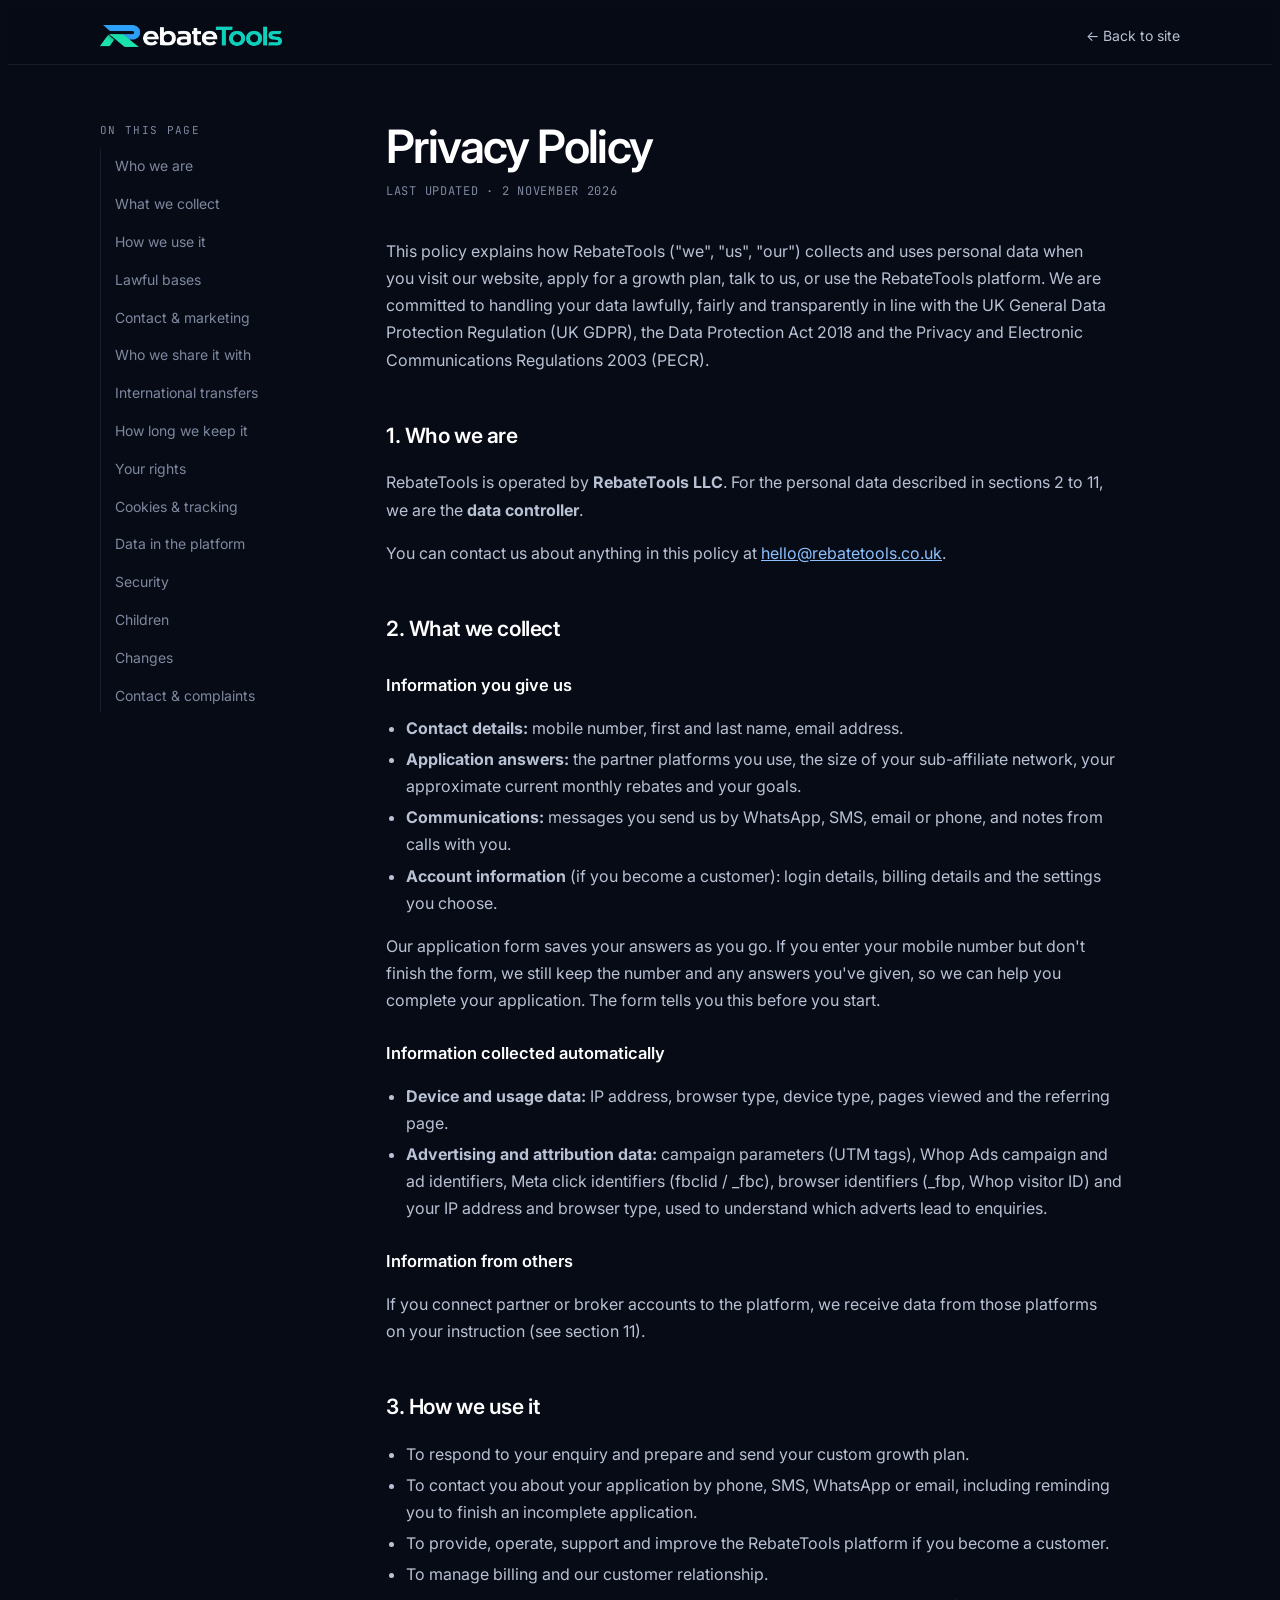
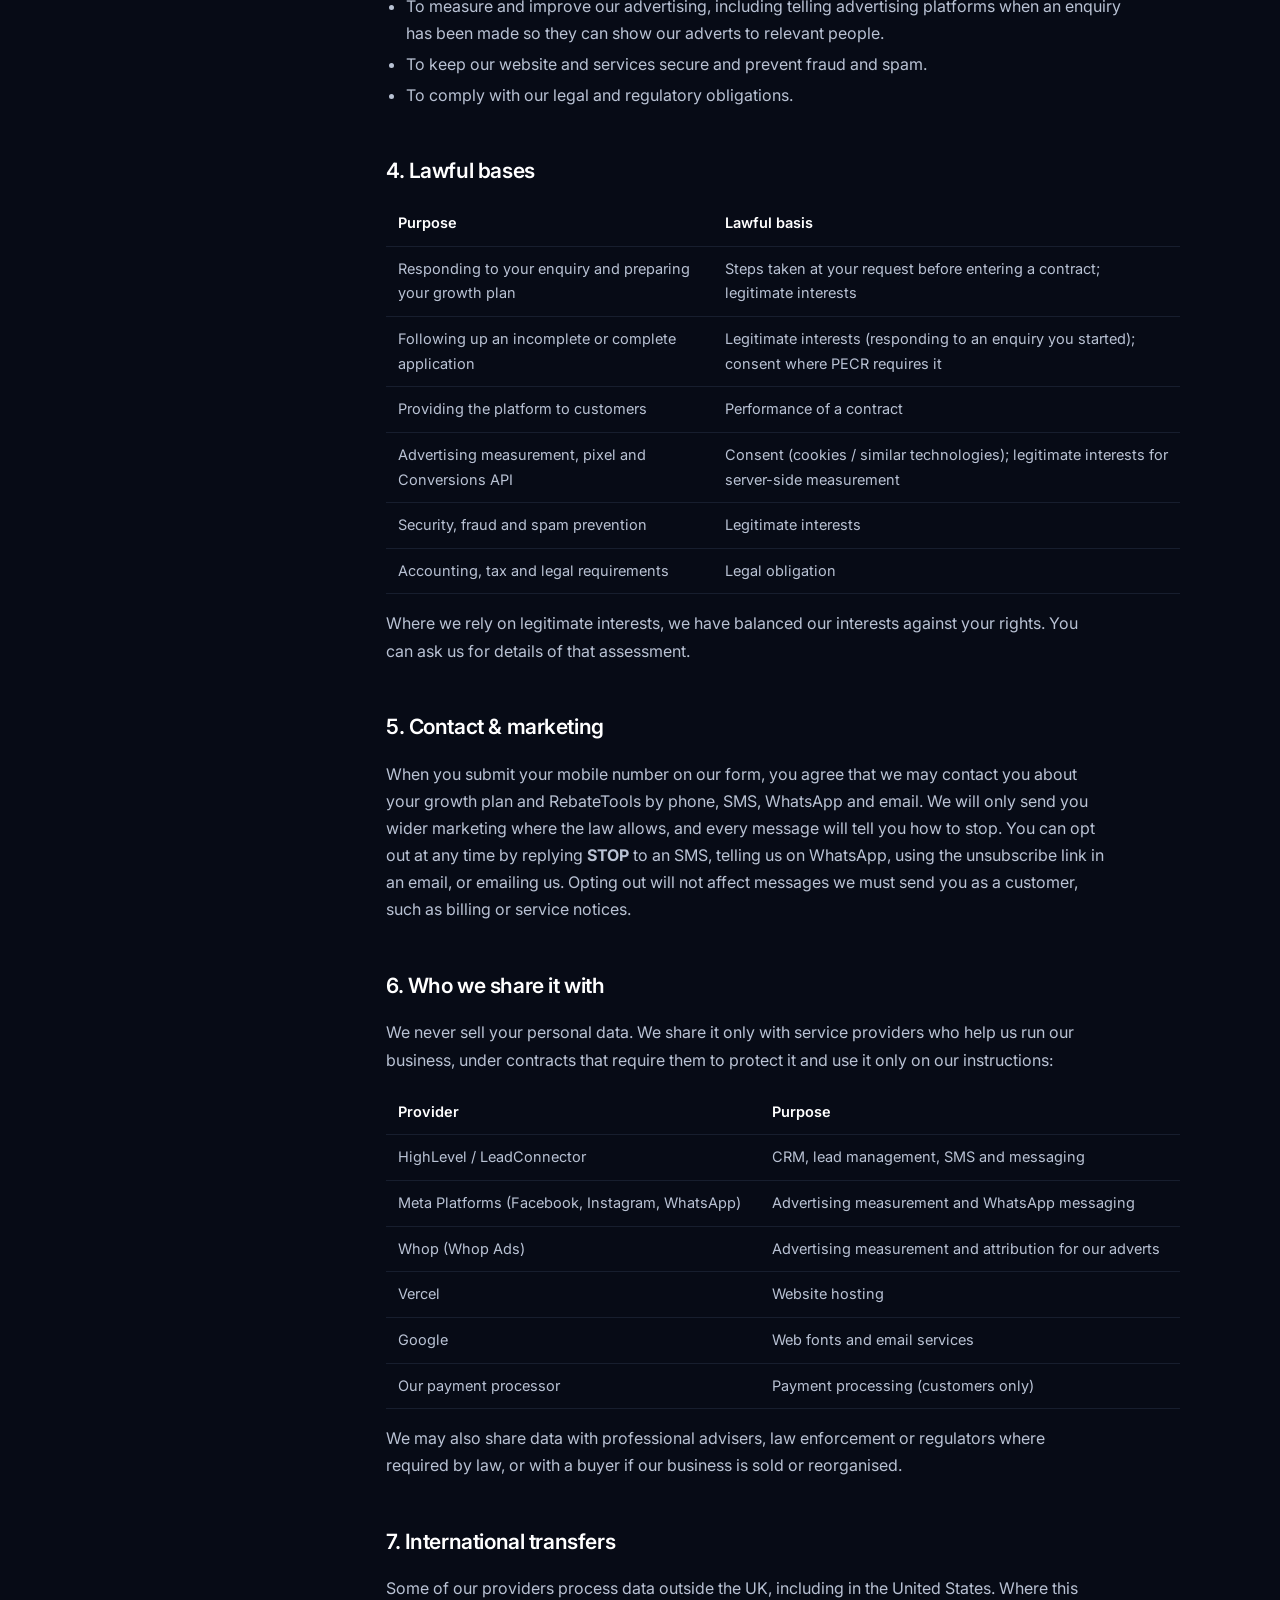
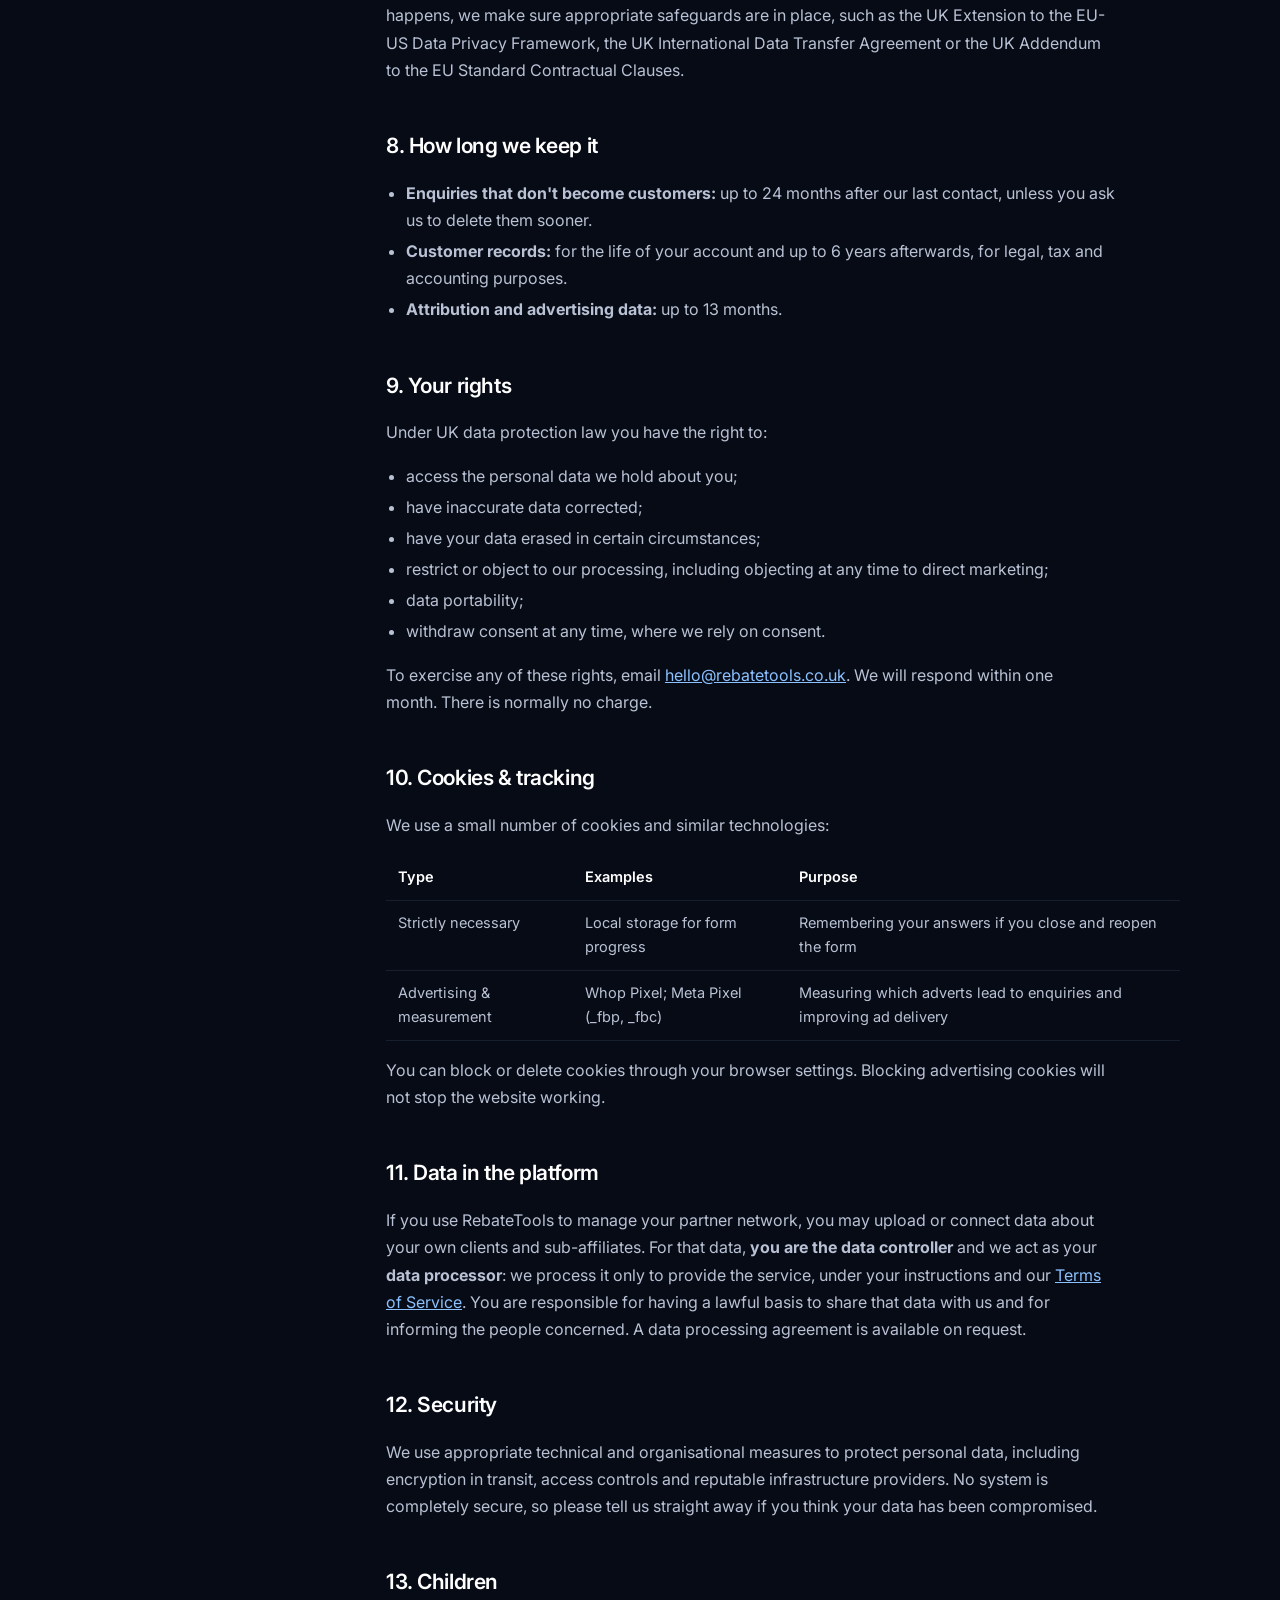
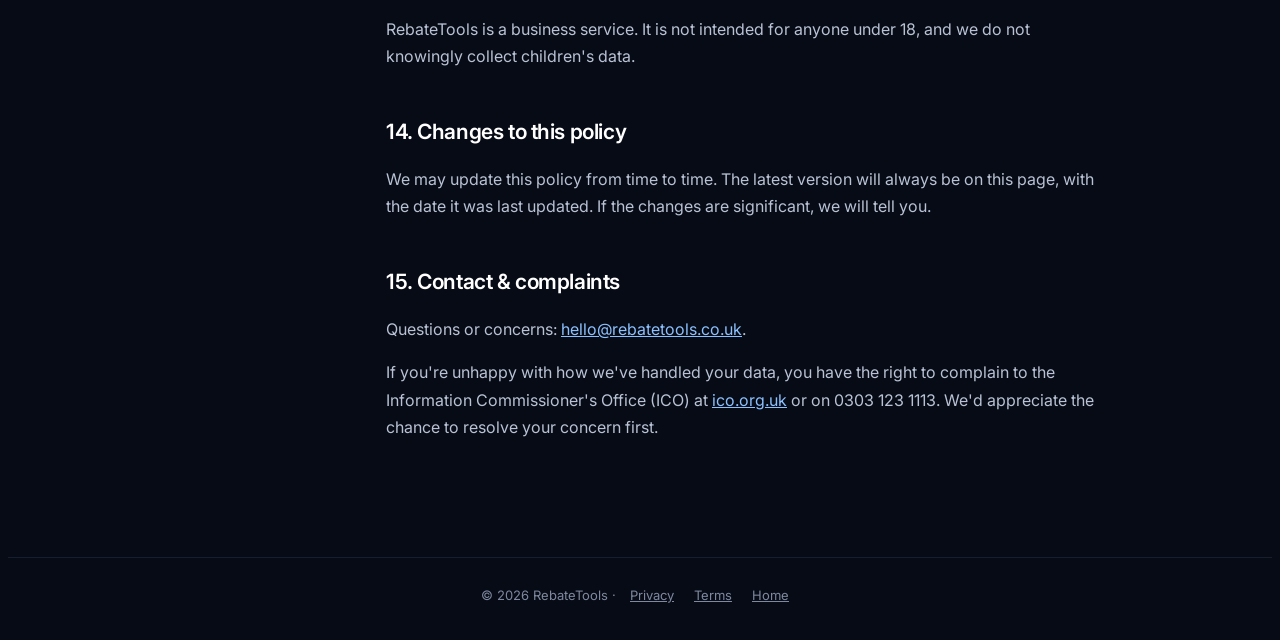
<file: privacy/index.html>
<!doctype html>
<html lang="en-GB">
<head>
<meta charset="utf-8">
<meta name="viewport" content="width=device-width, initial-scale=1">
<title>Privacy Policy — RebateTools</title>
<meta name="description" content="How RebateTools collects, uses and protects your personal data.">
<meta name="robots" content="index,follow">
<link rel="icon" type="image/png" href="/assets/favicon.png">
<link rel="preconnect" href="https://fonts.googleapis.com"><link rel="preconnect" href="https://fonts.gstatic.com" crossorigin>
<link href="https://fonts.googleapis.com/css2?family=Inter:wght@400;500;600;700&family=JetBrains+Mono:wght@400;500&display=swap" rel="stylesheet">
<style>
:root{--bg:#070b16;--fg:#f4f6fb;--fg-2:#b9c2d4;--fg-3:#7e889e;--line:rgba(140,160,220,.12);--blue:#5ba5ff;--grad:linear-gradient(92deg,#2a95f0 0%,#00cdb4 100%);background:var(--bg);color:var(--fg-2);font-family:Inter,system-ui,sans-serif;font-size:16px;line-height:1.7;-webkit-font-smoothing:antialiased}
a{color:#8cc1ff}
.top{border-bottom:1px solid var(--line);background:rgba(7,11,22,.85);backdrop-filter:blur(10px);position:sticky;top:0;z-index:5}
.top div{max-width:1080px;margin:0 auto;padding:16px 20px;display:flex;justify-content:space-between;align-items:center}
.brand{display:flex;align-items:center;gap:10px;color:#fff;text-decoration:none;font-weight:700;font-size:17px;letter-spacing:-.02em}
.brand img{width:30px;height:30px}
.brand img.logo{width:auto;height:22px}
.brand span{background:var(--grad);-webkit-background-clip:text;background-clip:text;color:transparent}
.back{font-size:14px;color:var(--fg-2);text-decoration:none}
.back:hover{color:#fff}
.wrap{max-width:1080px;margin:0 auto;padding:56px 20px 100px;display:grid;grid-template-columns:230px 1fr;gap:56px}
aside{position:sticky;top:90px;align-self:start;font-size:14px}
aside .k{font-family:"JetBrains Mono",monospace;font-size:11px;letter-spacing:.12em;text-transform:uppercase;color:var(--fg-3);margin-bottom:10px}
aside ol{list-style:none;margin:0;padding:0;border-left:1px solid var(--line)}
aside a{display:block;padding:5px 0 5px 14px;color:var(--fg-3);text-decoration:none}
aside a:hover{color:#fff}
h1{color:#fff;font-size:clamp(32px,4.4vw,46px);letter-spacing:-.035em;line-height:1.1;margin:0 0 10px;font-weight:600}
.meta{font-family:"JetBrains Mono",monospace;font-size:12px;color:var(--fg-3);letter-spacing:.06em;margin-bottom:36px}
h2{color:#fff;font-size:21px;letter-spacing:-.02em;margin:44px 0 12px;font-weight:600;scroll-margin-top:90px}
h3{color:#fff;font-size:16.5px;margin:24px 0 8px;font-weight:600}
p,li{max-width:72ch}
ul{padding-left:20px}
li{margin:4px 0}
table{width:100%;border-collapse:collapse;font-size:14.5px;margin:12px 0}
th,td{text-align:left;padding:10px 12px;border-bottom:1px solid var(--line);vertical-align:top}
th{color:#fff;font-weight:600}
.note{border:1px solid rgba(91,165,255,.3);background:rgba(91,165,255,.06);border-radius:10px;padding:14px 16px;font-size:14.5px}
footer{border-top:1px solid var(--line);padding:26px 20px;text-align:center;font-size:13px;color:var(--fg-3)}
footer a{color:var(--fg-3);margin:0 10px}
@media(max-width:820px){.wrap{grid-template-columns:1fr;gap:24px;padding-top:36px}aside{position:static}}
</style>
</head>
<body>
<header class="top"><div><a class="brand" href="/"><img class="logo" src="/assets/rt-logo.webp" alt="RebateTools"></a><a class="back" href="/">← Back to site</a></div></header>
<main class="wrap">
<aside><div class="k">On this page</div><ol><li><a href="#who">Who we are</a></li><li><a href="#collect">What we collect</a></li><li><a href="#use">How we use it</a></li><li><a href="#basis">Lawful bases</a></li><li><a href="#marketing">Contact & marketing</a></li><li><a href="#share">Who we share it with</a></li><li><a href="#transfers">International transfers</a></li><li><a href="#retention">How long we keep it</a></li><li><a href="#rights">Your rights</a></li><li><a href="#cookies">Cookies & tracking</a></li><li><a href="#platform">Data in the platform</a></li><li><a href="#security">Security</a></li><li><a href="#children">Children</a></li><li><a href="#changes">Changes</a></li><li><a href="#contact">Contact & complaints</a></li></ol></aside>
<article>
<h1>Privacy Policy</h1>
<div class="meta">LAST UPDATED · 2 NOVEMBER 2026</div>

<p>This policy explains how RebateTools ("we", "us", "our") collects and uses personal data when you visit our website, apply for a growth plan, talk to us, or use the RebateTools platform. We are committed to handling your data lawfully, fairly and transparently in line with the UK General Data Protection Regulation (UK GDPR), the Data Protection Act 2018 and the Privacy and Electronic Communications Regulations 2003 (PECR).</p>

<h2 id="who">1. Who we are</h2>
<p>RebateTools is operated by <strong>RebateTools LLC</strong>. For the personal data described in sections 2 to 11, we are the <strong>data controller</strong>.</p>
<p>You can contact us about anything in this policy at <a href="mailto:hello@rebatetools.co.uk">hello@rebatetools.co.uk</a>.</p>

<h2 id="collect">2. What we collect</h2>
<h3>Information you give us</h3>
<ul>
<li><strong>Contact details:</strong> mobile number, first and last name, email address.</li>
<li><strong>Application answers:</strong> the partner platforms you use, the size of your sub-affiliate network, your approximate current monthly rebates and your goals.</li>
<li><strong>Communications:</strong> messages you send us by WhatsApp, SMS, email or phone, and notes from calls with you.</li>
<li><strong>Account information</strong> (if you become a customer): login details, billing details and the settings you choose.</li>
</ul>
<p>Our application form saves your answers as you go. If you enter your mobile number but don't finish the form, we still keep the number and any answers you've given, so we can help you complete your application. The form tells you this before you start.</p>
<h3>Information collected automatically</h3>
<ul>
<li><strong>Device and usage data:</strong> IP address, browser type, device type, pages viewed and the referring page.</li>
<li><strong>Advertising and attribution data:</strong> campaign parameters (UTM tags), Whop Ads campaign and ad identifiers, Meta click identifiers (fbclid / _fbc), browser identifiers (_fbp, Whop visitor ID) and your IP address and browser type, used to understand which adverts lead to enquiries.</li>
</ul>
<h3>Information from others</h3>
<p>If you connect partner or broker accounts to the platform, we receive data from those platforms on your instruction (see section 11).</p>

<h2 id="use">3. How we use it</h2>
<ul>
<li>To respond to your enquiry and prepare and send your custom growth plan.</li>
<li>To contact you about your application by phone, SMS, WhatsApp or email, including reminding you to finish an incomplete application.</li>
<li>To provide, operate, support and improve the RebateTools platform if you become a customer.</li>
<li>To manage billing and our customer relationship.</li>
<li>To measure and improve our advertising, including telling advertising platforms when an enquiry has been made so they can show our adverts to relevant people.</li>
<li>To keep our website and services secure and prevent fraud and spam.</li>
<li>To comply with our legal and regulatory obligations.</li>
</ul>

<h2 id="basis">4. Lawful bases</h2>
<table>
<tr><th>Purpose</th><th>Lawful basis</th></tr>
<tr><td>Responding to your enquiry and preparing your growth plan</td><td>Steps taken at your request before entering a contract; legitimate interests</td></tr>
<tr><td>Following up an incomplete or complete application</td><td>Legitimate interests (responding to an enquiry you started); consent where PECR requires it</td></tr>
<tr><td>Providing the platform to customers</td><td>Performance of a contract</td></tr>
<tr><td>Advertising measurement, pixel and Conversions API</td><td>Consent (cookies / similar technologies); legitimate interests for server-side measurement</td></tr>
<tr><td>Security, fraud and spam prevention</td><td>Legitimate interests</td></tr>
<tr><td>Accounting, tax and legal requirements</td><td>Legal obligation</td></tr>
</table>
<p>Where we rely on legitimate interests, we have balanced our interests against your rights. You can ask us for details of that assessment.</p>

<h2 id="marketing">5. Contact &amp; marketing</h2>
<p>When you submit your mobile number on our form, you agree that we may contact you about your growth plan and RebateTools by phone, SMS, WhatsApp and email. We will only send you wider marketing where the law allows, and every message will tell you how to stop. You can opt out at any time by replying <strong>STOP</strong> to an SMS, telling us on WhatsApp, using the unsubscribe link in an email, or emailing us. Opting out will not affect messages we must send you as a customer, such as billing or service notices.</p>

<h2 id="share">6. Who we share it with</h2>
<p>We never sell your personal data. We share it only with service providers who help us run our business, under contracts that require them to protect it and use it only on our instructions:</p>
<table>
<tr><th>Provider</th><th>Purpose</th></tr>
<tr><td>HighLevel / LeadConnector</td><td>CRM, lead management, SMS and messaging</td></tr>
<tr><td>Meta Platforms (Facebook, Instagram, WhatsApp)</td><td>Advertising measurement and WhatsApp messaging</td></tr>
<tr><td>Whop (Whop Ads)</td><td>Advertising measurement and attribution for our adverts</td></tr>
<tr><td>Vercel</td><td>Website hosting</td></tr>
<tr><td>Google</td><td>Web fonts and email services</td></tr>
<tr><td>Our payment processor</td><td>Payment processing (customers only)</td></tr>
</table>
<p>We may also share data with professional advisers, law enforcement or regulators where required by law, or with a buyer if our business is sold or reorganised.</p>

<h2 id="transfers">7. International transfers</h2>
<p>Some of our providers process data outside the UK, including in the United States. Where this happens, we make sure appropriate safeguards are in place, such as the UK Extension to the EU-US Data Privacy Framework, the UK International Data Transfer Agreement or the UK Addendum to the EU Standard Contractual Clauses.</p>

<h2 id="retention">8. How long we keep it</h2>
<ul>
<li><strong>Enquiries that don't become customers:</strong> up to 24 months after our last contact, unless you ask us to delete them sooner.</li>
<li><strong>Customer records:</strong> for the life of your account and up to 6 years afterwards, for legal, tax and accounting purposes.</li>
<li><strong>Attribution and advertising data:</strong> up to 13 months.</li>
</ul>

<h2 id="rights">9. Your rights</h2>
<p>Under UK data protection law you have the right to:</p>
<ul>
<li>access the personal data we hold about you;</li>
<li>have inaccurate data corrected;</li>
<li>have your data erased in certain circumstances;</li>
<li>restrict or object to our processing, including objecting at any time to direct marketing;</li>
<li>data portability;</li>
<li>withdraw consent at any time, where we rely on consent.</li>
</ul>
<p>To exercise any of these rights, email <a href="mailto:hello@rebatetools.co.uk">hello@rebatetools.co.uk</a>. We will respond within one month. There is normally no charge.</p>

<h2 id="cookies">10. Cookies &amp; tracking</h2>
<p>We use a small number of cookies and similar technologies:</p>
<table>
<tr><th>Type</th><th>Examples</th><th>Purpose</th></tr>
<tr><td>Strictly necessary</td><td>Local storage for form progress</td><td>Remembering your answers if you close and reopen the form</td></tr>
<tr><td>Advertising &amp; measurement</td><td>Whop Pixel; Meta Pixel (_fbp, _fbc)</td><td>Measuring which adverts lead to enquiries and improving ad delivery</td></tr>
</table>
<p>You can block or delete cookies through your browser settings. Blocking advertising cookies will not stop the website working.</p>

<h2 id="platform">11. Data in the platform</h2>
<p>If you use RebateTools to manage your partner network, you may upload or connect data about your own clients and sub-affiliates. For that data, <strong>you are the data controller</strong> and we act as your <strong>data processor</strong>: we process it only to provide the service, under your instructions and our <a href="/terms/">Terms of Service</a>. You are responsible for having a lawful basis to share that data with us and for informing the people concerned. A data processing agreement is available on request.</p>

<h2 id="security">12. Security</h2>
<p>We use appropriate technical and organisational measures to protect personal data, including encryption in transit, access controls and reputable infrastructure providers. No system is completely secure, so please tell us straight away if you think your data has been compromised.</p>

<h2 id="children">13. Children</h2>
<p>RebateTools is a business service. It is not intended for anyone under 18, and we do not knowingly collect children's data.</p>

<h2 id="changes">14. Changes to this policy</h2>
<p>We may update this policy from time to time. The latest version will always be on this page, with the date it was last updated. If the changes are significant, we will tell you.</p>

<h2 id="contact">15. Contact &amp; complaints</h2>
<p>Questions or concerns: <a href="mailto:hello@rebatetools.co.uk">hello@rebatetools.co.uk</a>.</p>
<p>If you're unhappy with how we've handled your data, you have the right to complain to the Information Commissioner's Office (ICO) at <a href="https://ico.org.uk/make-a-complaint/" rel="noopener">ico.org.uk</a> or on 0303 123 1113. We'd appreciate the chance to resolve your concern first.</p>

</article>
</main>
<footer>© 2026 RebateTools · <a href="/privacy/">Privacy</a><a href="/terms/">Terms</a><a href="/">Home</a></footer>
</body>
</html>
</file>
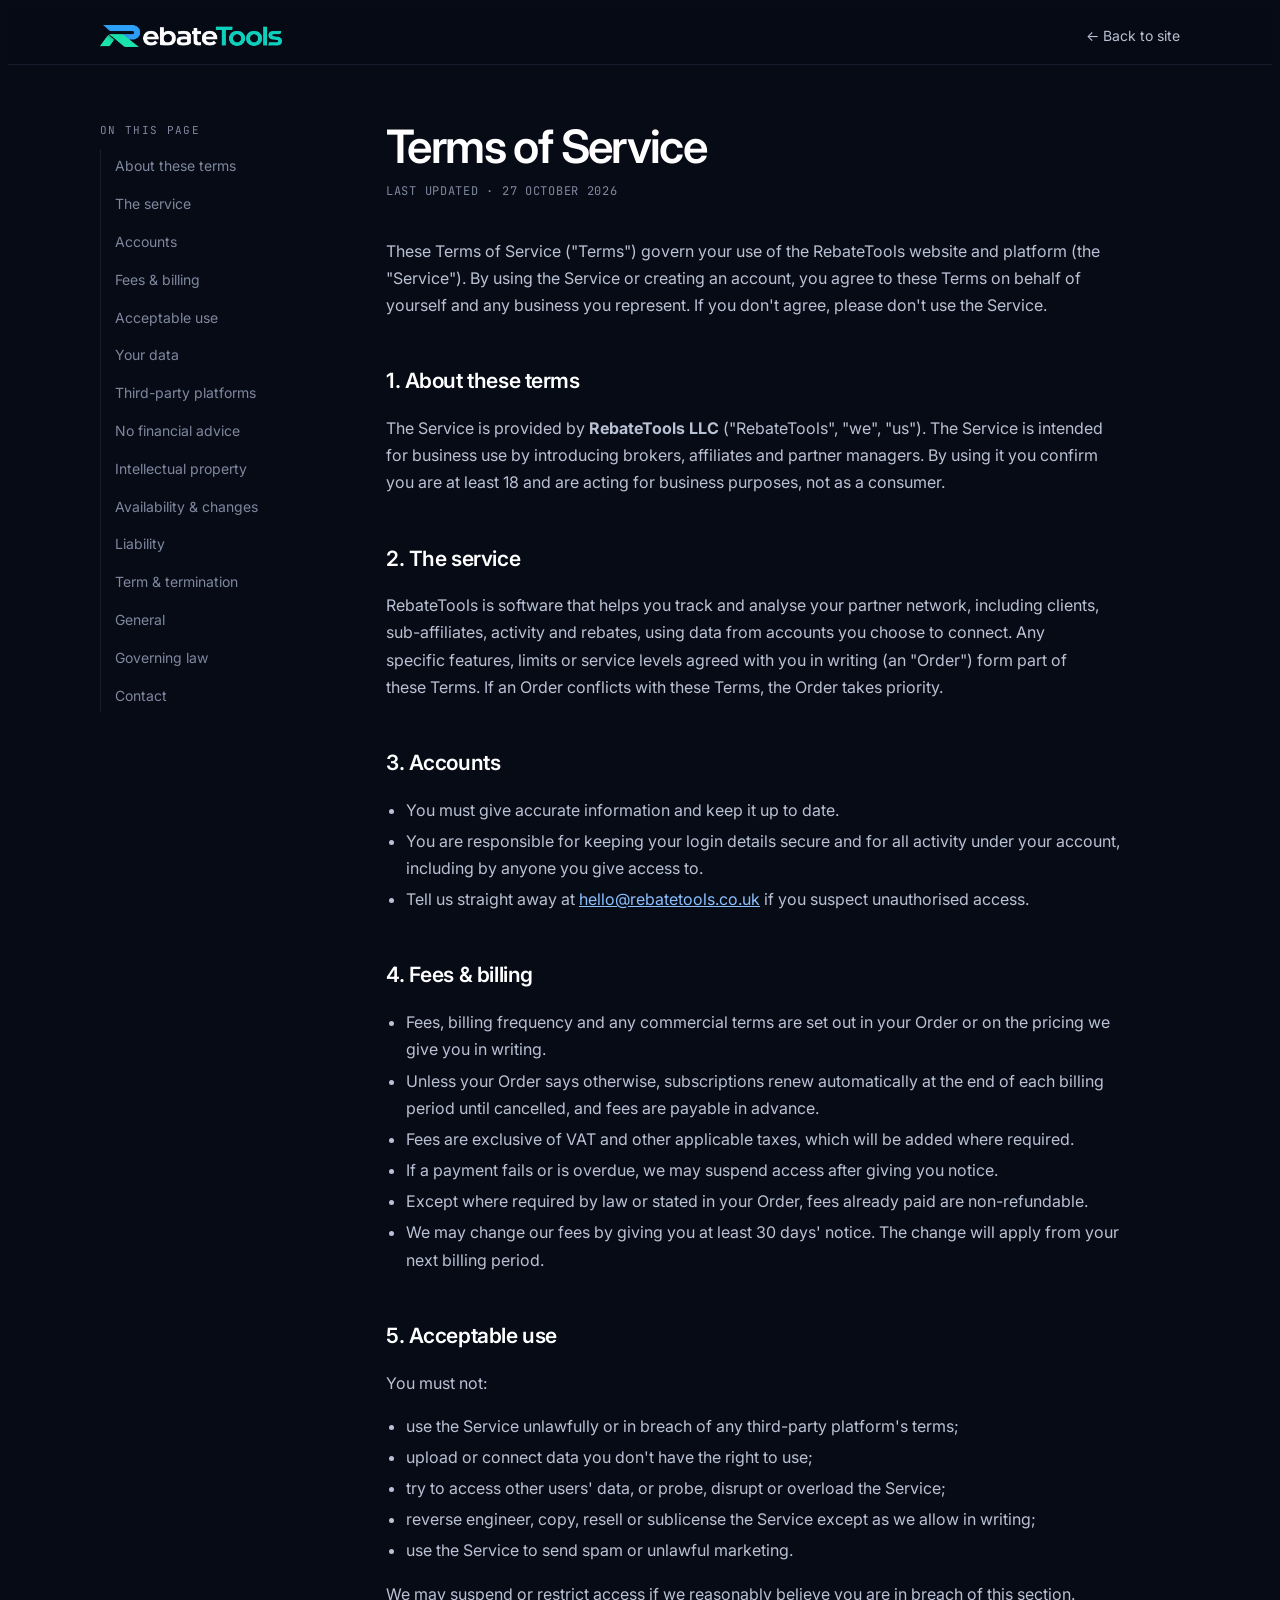
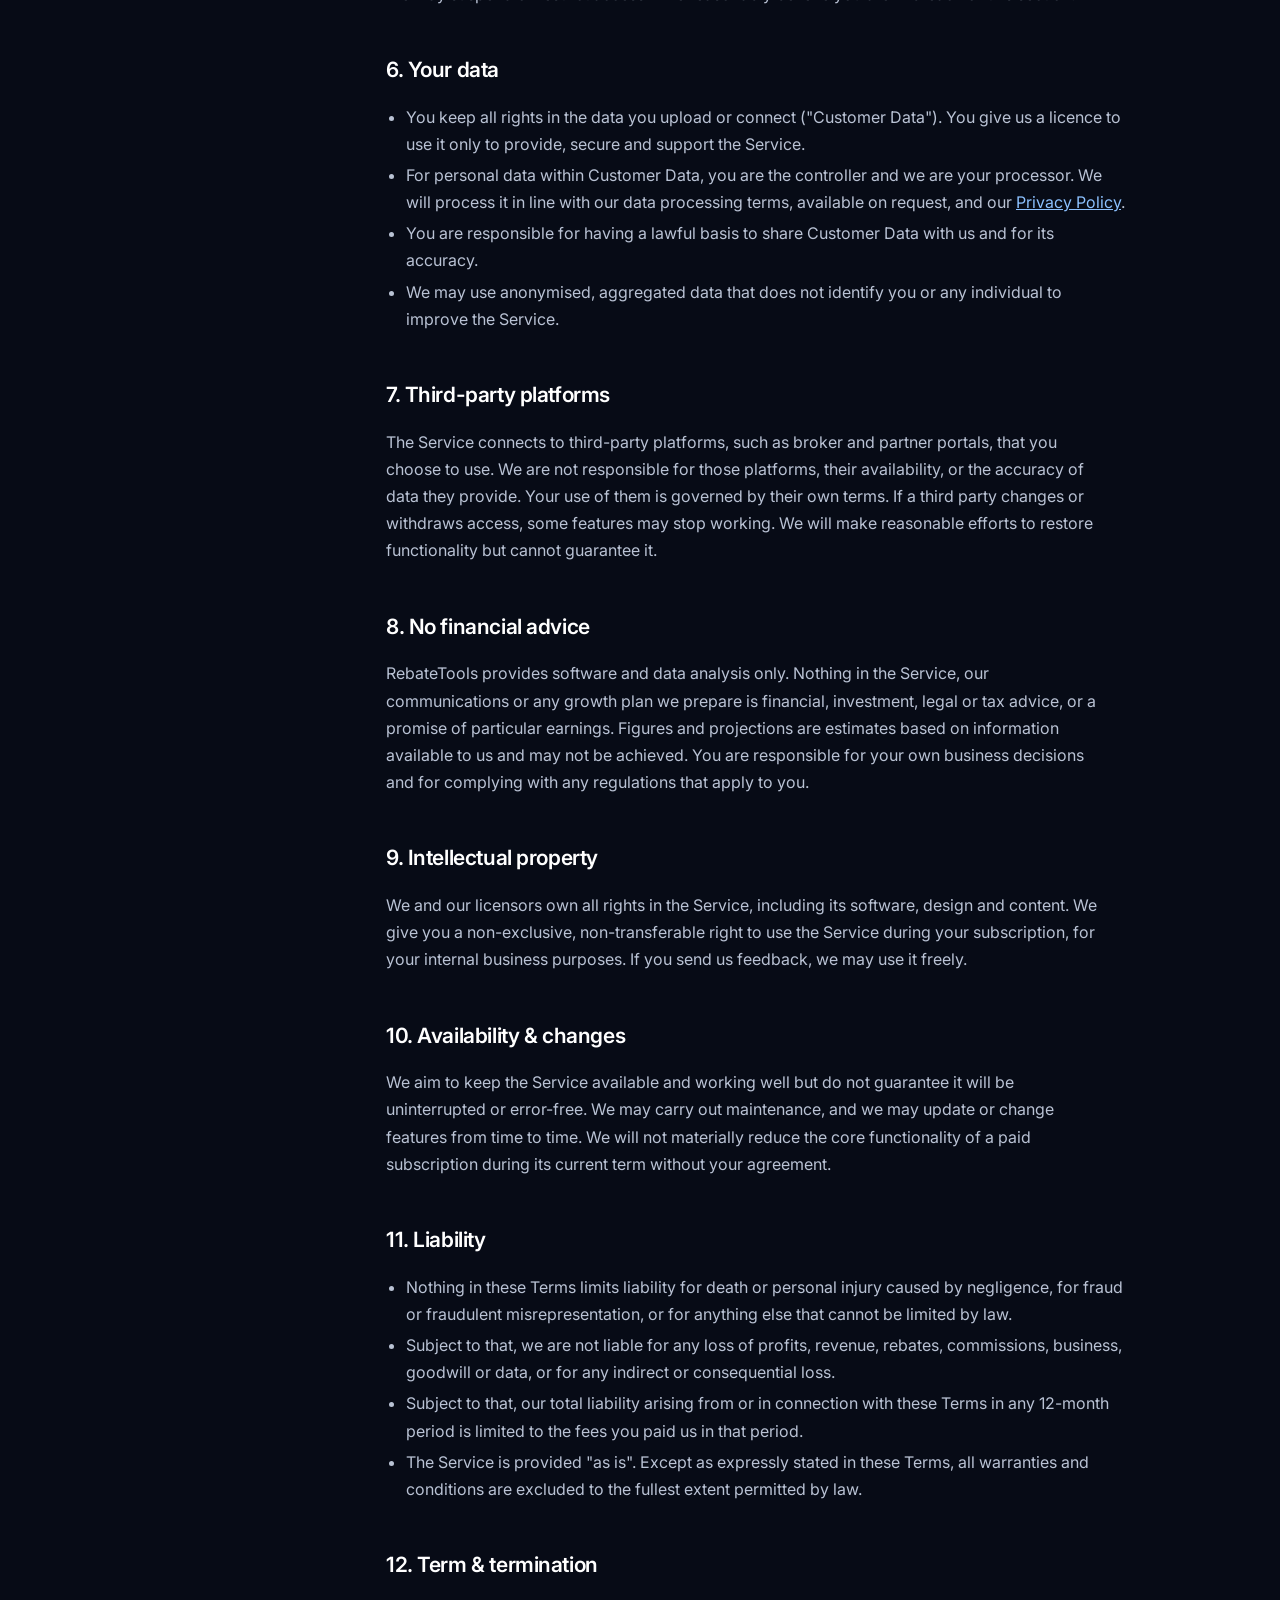
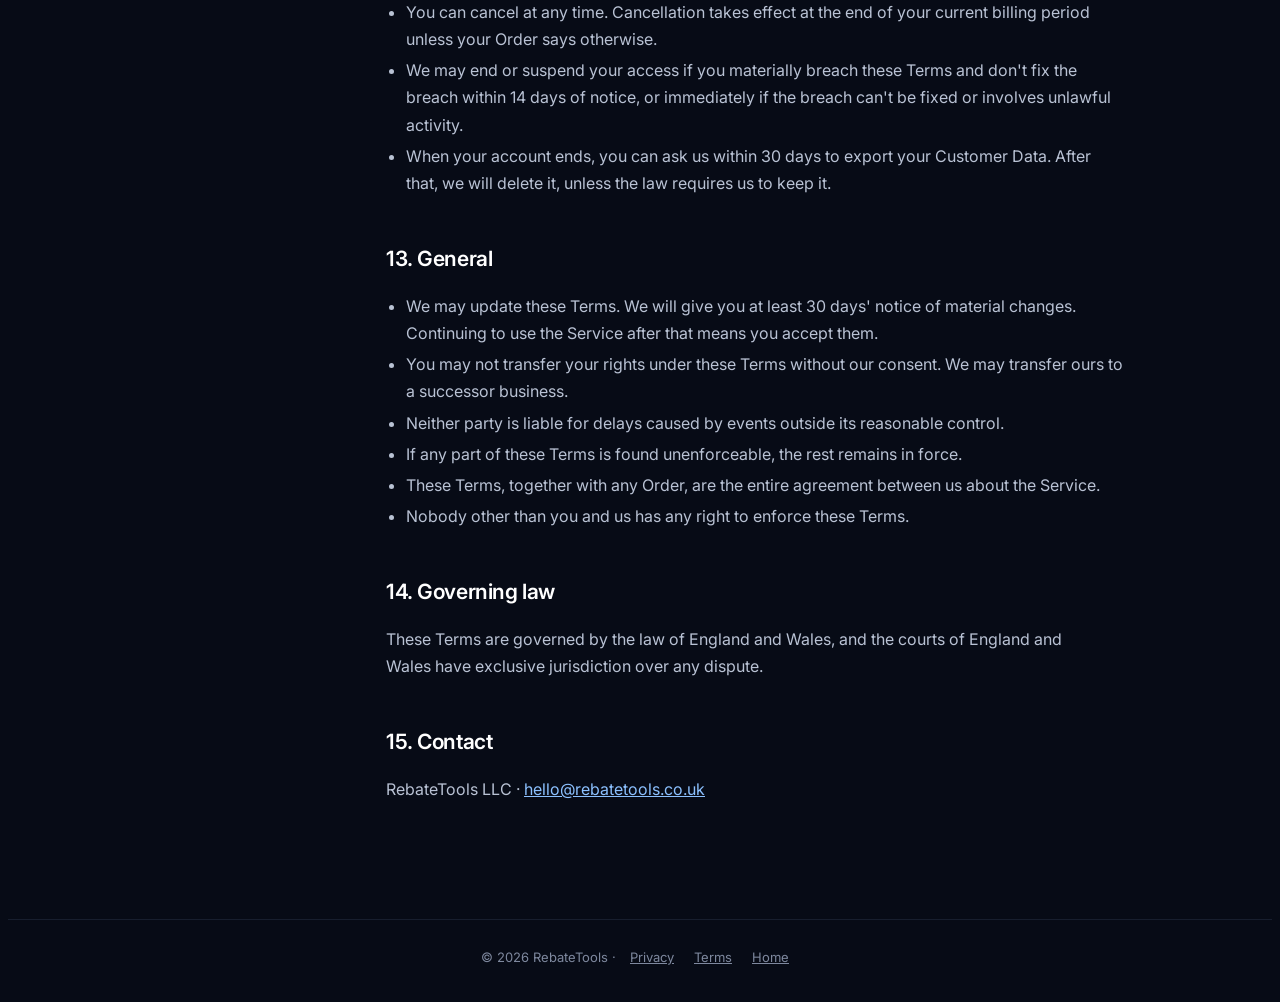
<file: terms/index.html>
<!doctype html>
<html lang="en-GB">
<head>
<meta charset="utf-8">
<meta name="viewport" content="width=device-width, initial-scale=1">
<title>Terms of Service — RebateTools</title>
<meta name="description" content="The terms that govern your use of RebateTools.">
<meta name="robots" content="index,follow">
<link rel="icon" type="image/png" href="/assets/favicon.png">
<link rel="preconnect" href="https://fonts.googleapis.com"><link rel="preconnect" href="https://fonts.gstatic.com" crossorigin>
<link href="https://fonts.googleapis.com/css2?family=Inter:wght@400;500;600;700&family=JetBrains+Mono:wght@400;500&display=swap" rel="stylesheet">
<style>
:root{--bg:#070b16;--fg:#f4f6fb;--fg-2:#b9c2d4;--fg-3:#7e889e;--line:rgba(140,160,220,.12);--blue:#5ba5ff;--grad:linear-gradient(92deg,#2a95f0 0%,#00cdb4 100%);background:var(--bg);color:var(--fg-2);font-family:Inter,system-ui,sans-serif;font-size:16px;line-height:1.7;-webkit-font-smoothing:antialiased}
a{color:#8cc1ff}
.top{border-bottom:1px solid var(--line);background:rgba(7,11,22,.85);backdrop-filter:blur(10px);position:sticky;top:0;z-index:5}
.top div{max-width:1080px;margin:0 auto;padding:16px 20px;display:flex;justify-content:space-between;align-items:center}
.brand{display:flex;align-items:center;gap:10px;color:#fff;text-decoration:none;font-weight:700;font-size:17px;letter-spacing:-.02em}
.brand img{width:30px;height:30px}
.brand img.logo{width:auto;height:22px}
.brand span{background:var(--grad);-webkit-background-clip:text;background-clip:text;color:transparent}
.back{font-size:14px;color:var(--fg-2);text-decoration:none}
.back:hover{color:#fff}
.wrap{max-width:1080px;margin:0 auto;padding:56px 20px 100px;display:grid;grid-template-columns:230px 1fr;gap:56px}
aside{position:sticky;top:90px;align-self:start;font-size:14px}
aside .k{font-family:"JetBrains Mono",monospace;font-size:11px;letter-spacing:.12em;text-transform:uppercase;color:var(--fg-3);margin-bottom:10px}
aside ol{list-style:none;margin:0;padding:0;border-left:1px solid var(--line)}
aside a{display:block;padding:5px 0 5px 14px;color:var(--fg-3);text-decoration:none}
aside a:hover{color:#fff}
h1{color:#fff;font-size:clamp(32px,4.4vw,46px);letter-spacing:-.035em;line-height:1.1;margin:0 0 10px;font-weight:600}
.meta{font-family:"JetBrains Mono",monospace;font-size:12px;color:var(--fg-3);letter-spacing:.06em;margin-bottom:36px}
h2{color:#fff;font-size:21px;letter-spacing:-.02em;margin:44px 0 12px;font-weight:600;scroll-margin-top:90px}
h3{color:#fff;font-size:16.5px;margin:24px 0 8px;font-weight:600}
p,li{max-width:72ch}
ul{padding-left:20px}
li{margin:4px 0}
table{width:100%;border-collapse:collapse;font-size:14.5px;margin:12px 0}
th,td{text-align:left;padding:10px 12px;border-bottom:1px solid var(--line);vertical-align:top}
th{color:#fff;font-weight:600}
.note{border:1px solid rgba(91,165,255,.3);background:rgba(91,165,255,.06);border-radius:10px;padding:14px 16px;font-size:14.5px}
footer{border-top:1px solid var(--line);padding:26px 20px;text-align:center;font-size:13px;color:var(--fg-3)}
footer a{color:var(--fg-3);margin:0 10px}
@media(max-width:820px){.wrap{grid-template-columns:1fr;gap:24px;padding-top:36px}aside{position:static}}
</style>
</head>
<body>
<header class="top"><div><a class="brand" href="/"><img class="logo" src="/assets/rt-logo.webp" alt="RebateTools"></a><a class="back" href="/">← Back to site</a></div></header>
<main class="wrap">
<aside><div class="k">On this page</div><ol><li><a href="#about">About these terms</a></li><li><a href="#service">The service</a></li><li><a href="#accounts">Accounts</a></li><li><a href="#fees">Fees & billing</a></li><li><a href="#use">Acceptable use</a></li><li><a href="#data">Your data</a></li><li><a href="#third">Third-party platforms</a></li><li><a href="#advice">No financial advice</a></li><li><a href="#ip">Intellectual property</a></li><li><a href="#availability">Availability & changes</a></li><li><a href="#liability">Liability</a></li><li><a href="#term">Term & termination</a></li><li><a href="#general">General</a></li><li><a href="#law">Governing law</a></li><li><a href="#contact">Contact</a></li></ol></aside>
<article>
<h1>Terms of Service</h1>
<div class="meta">LAST UPDATED · 27 OCTOBER 2026</div>

<p>These Terms of Service ("Terms") govern your use of the RebateTools website and platform (the "Service"). By using the Service or creating an account, you agree to these Terms on behalf of yourself and any business you represent. If you don't agree, please don't use the Service.</p>

<h2 id="about">1. About these terms</h2>
<p>The Service is provided by <strong>RebateTools LLC</strong> ("RebateTools", "we", "us"). The Service is intended for business use by introducing brokers, affiliates and partner managers. By using it you confirm you are at least 18 and are acting for business purposes, not as a consumer.</p>

<h2 id="service">2. The service</h2>
<p>RebateTools is software that helps you track and analyse your partner network, including clients, sub-affiliates, activity and rebates, using data from accounts you choose to connect. Any specific features, limits or service levels agreed with you in writing (an "Order") form part of these Terms. If an Order conflicts with these Terms, the Order takes priority.</p>

<h2 id="accounts">3. Accounts</h2>
<ul>
<li>You must give accurate information and keep it up to date.</li>
<li>You are responsible for keeping your login details secure and for all activity under your account, including by anyone you give access to.</li>
<li>Tell us straight away at <a href="mailto:hello@rebatetools.co.uk">hello@rebatetools.co.uk</a> if you suspect unauthorised access.</li>
</ul>

<h2 id="fees">4. Fees &amp; billing</h2>
<ul>
<li>Fees, billing frequency and any commercial terms are set out in your Order or on the pricing we give you in writing.</li>
<li>Unless your Order says otherwise, subscriptions renew automatically at the end of each billing period until cancelled, and fees are payable in advance.</li>
<li>Fees are exclusive of VAT and other applicable taxes, which will be added where required.</li>
<li>If a payment fails or is overdue, we may suspend access after giving you notice.</li>
<li>Except where required by law or stated in your Order, fees already paid are non-refundable.</li>
<li>We may change our fees by giving you at least 30 days' notice. The change will apply from your next billing period.</li>
</ul>

<h2 id="use">5. Acceptable use</h2>
<p>You must not:</p>
<ul>
<li>use the Service unlawfully or in breach of any third-party platform's terms;</li>
<li>upload or connect data you don't have the right to use;</li>
<li>try to access other users' data, or probe, disrupt or overload the Service;</li>
<li>reverse engineer, copy, resell or sublicense the Service except as we allow in writing;</li>
<li>use the Service to send spam or unlawful marketing.</li>
</ul>
<p>We may suspend or restrict access if we reasonably believe you are in breach of this section.</p>

<h2 id="data">6. Your data</h2>
<ul>
<li>You keep all rights in the data you upload or connect ("Customer Data"). You give us a licence to use it only to provide, secure and support the Service.</li>
<li>For personal data within Customer Data, you are the controller and we are your processor. We will process it in line with our data processing terms, available on request, and our <a href="/privacy/">Privacy Policy</a>.</li>
<li>You are responsible for having a lawful basis to share Customer Data with us and for its accuracy.</li>
<li>We may use anonymised, aggregated data that does not identify you or any individual to improve the Service.</li>
</ul>

<h2 id="third">7. Third-party platforms</h2>
<p>The Service connects to third-party platforms, such as broker and partner portals, that you choose to use. We are not responsible for those platforms, their availability, or the accuracy of data they provide. Your use of them is governed by their own terms. If a third party changes or withdraws access, some features may stop working. We will make reasonable efforts to restore functionality but cannot guarantee it.</p>

<h2 id="advice">8. No financial advice</h2>
<p>RebateTools provides software and data analysis only. Nothing in the Service, our communications or any growth plan we prepare is financial, investment, legal or tax advice, or a promise of particular earnings. Figures and projections are estimates based on information available to us and may not be achieved. You are responsible for your own business decisions and for complying with any regulations that apply to you.</p>

<h2 id="ip">9. Intellectual property</h2>
<p>We and our licensors own all rights in the Service, including its software, design and content. We give you a non-exclusive, non-transferable right to use the Service during your subscription, for your internal business purposes. If you send us feedback, we may use it freely.</p>

<h2 id="availability">10. Availability &amp; changes</h2>
<p>We aim to keep the Service available and working well but do not guarantee it will be uninterrupted or error-free. We may carry out maintenance, and we may update or change features from time to time. We will not materially reduce the core functionality of a paid subscription during its current term without your agreement.</p>

<h2 id="liability">11. Liability</h2>
<ul>
<li>Nothing in these Terms limits liability for death or personal injury caused by negligence, for fraud or fraudulent misrepresentation, or for anything else that cannot be limited by law.</li>
<li>Subject to that, we are not liable for any loss of profits, revenue, rebates, commissions, business, goodwill or data, or for any indirect or consequential loss.</li>
<li>Subject to that, our total liability arising from or in connection with these Terms in any 12-month period is limited to the fees you paid us in that period.</li>
<li>The Service is provided "as is". Except as expressly stated in these Terms, all warranties and conditions are excluded to the fullest extent permitted by law.</li>
</ul>

<h2 id="term">12. Term &amp; termination</h2>
<ul>
<li>You can cancel at any time. Cancellation takes effect at the end of your current billing period unless your Order says otherwise.</li>
<li>We may end or suspend your access if you materially breach these Terms and don't fix the breach within 14 days of notice, or immediately if the breach can't be fixed or involves unlawful activity.</li>
<li>When your account ends, you can ask us within 30 days to export your Customer Data. After that, we will delete it, unless the law requires us to keep it.</li>
</ul>

<h2 id="general">13. General</h2>
<ul>
<li>We may update these Terms. We will give you at least 30 days' notice of material changes. Continuing to use the Service after that means you accept them.</li>
<li>You may not transfer your rights under these Terms without our consent. We may transfer ours to a successor business.</li>
<li>Neither party is liable for delays caused by events outside its reasonable control.</li>
<li>If any part of these Terms is found unenforceable, the rest remains in force.</li>
<li>These Terms, together with any Order, are the entire agreement between us about the Service.</li>
<li>Nobody other than you and us has any right to enforce these Terms.</li>
</ul>

<h2 id="law">14. Governing law</h2>
<p>These Terms are governed by the law of England and Wales, and the courts of England and Wales have exclusive jurisdiction over any dispute.</p>

<h2 id="contact">15. Contact</h2>
<p>RebateTools LLC · <a href="mailto:hello@rebatetools.co.uk">hello@rebatetools.co.uk</a></p>

</article>
</main>
<footer>© 2026 RebateTools · <a href="/privacy/">Privacy</a><a href="/terms/">Terms</a><a href="/">Home</a></footer>
</body>
</html>
</file>
